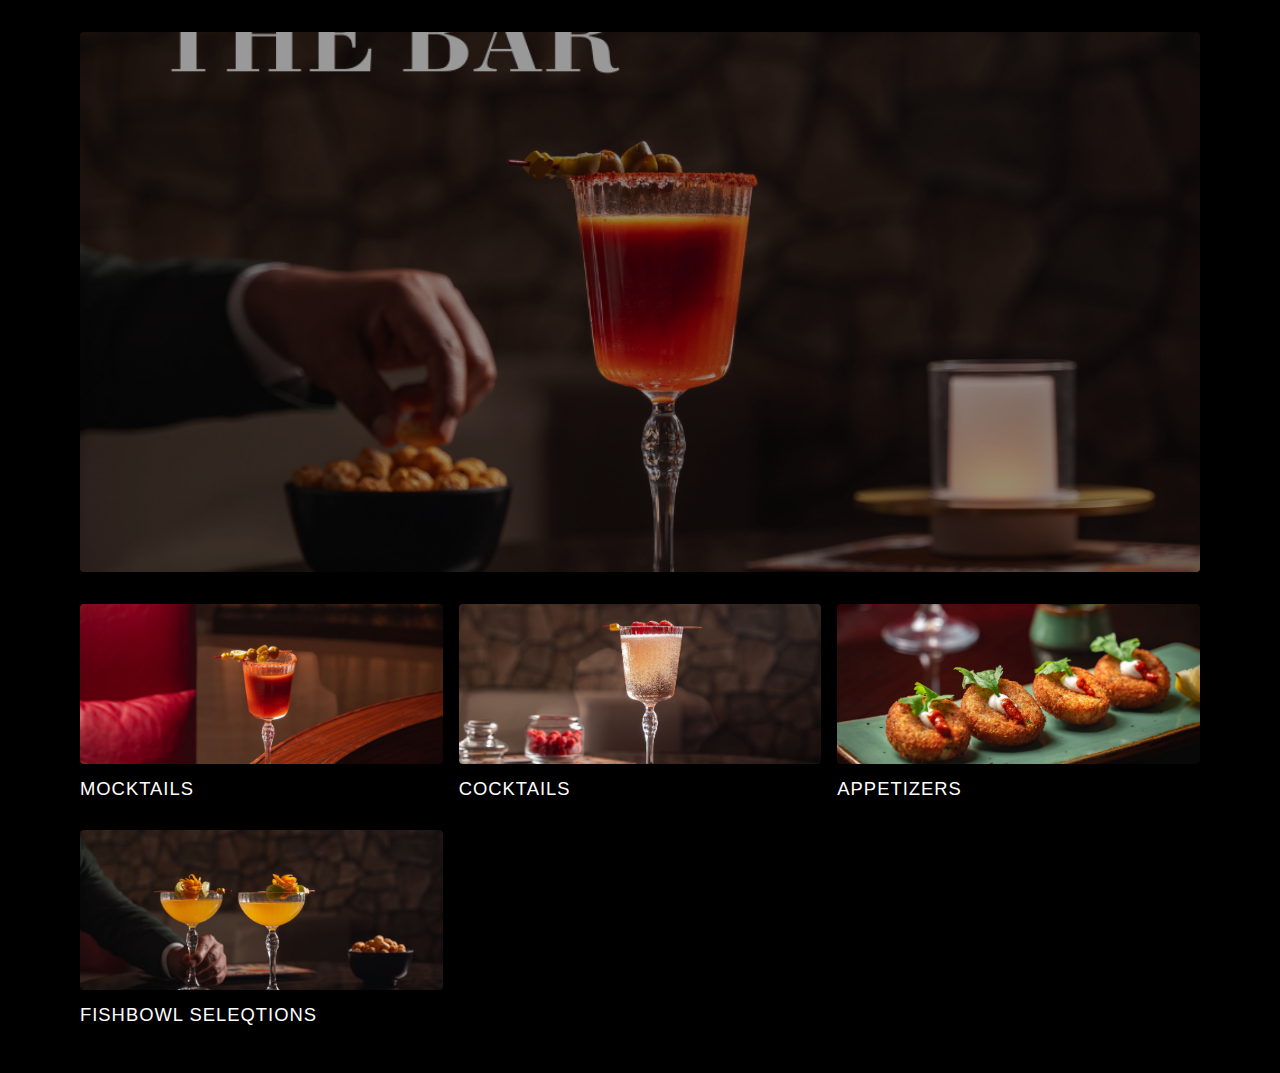
<file: html-css-simply-recipes-main/final/index.html>
<!DOCTYPE html>
<html lang="en">

<head>
  <meta charset="UTF-8" />
  <meta http-equiv="X-UA-Compatible" content="IE=edge" />
  <meta name="viewport" content="width=device-width, initial-scale=1.0" />
  <title>Hyatt Recipes || Final</title>
  <!-- favicon -->
  <link rel="shortcut icon" href="./assets/favicon.ico" type="image/x-icon" />
  <!-- normalize -->
  <link rel="stylesheet" href="./css/normalize.css" />
  <!-- font-awesome -->
  <link rel="stylesheet" href="https://cdnjs.cloudflare.com/ajax/libs/font-awesome/5.14.0/css/all.min.css" />
  <!-- main css -->
  <link rel="stylesheet" href="./css/main.css" />
</head>
<style>
  body {
    background-color: black;
  }

  .hero-text h2 {
    background: #FF0000;
    background: -webkit-linear-gradient(to left, #FF0000 0%, #ffff00 50%, #FF0000 100%);
    background: -moz-linear-gradient(to left, #FF0000 0%, #ffff00 50%, #FF0000 100%);
    background: linear-gradient(to left, #FF0000 0%, #ffff00 50%, #FF0000 100%);
    -webkit-background-clip: text;
    -webkit-text-fill-color: transparent;
  }
</style>

<body>
  <!-- nav  -->
  <!-- <nav class="navbar">
    <div class="nav-center">
      <div class="nav-header">
        <a href="index.html" class="nav-logo">
          <img src="./assets/logo.svg" alt="Hyatt recipes" />
        </a>
        <button class="nav-btn btn">
          <i class="fas fa-align-justify"></i>
        </button>
      </div>
      <div class="nav-links">
        <a href="index.html" class="nav-link"> home </a>
         <a href="about.html" class="nav-link"> about </a> -->
  <!-- <a href="tags.html" class="nav-link"> Categories </a> -->
  <!-- <a href="carousel.html" class="nav-link"> recipes </a> -->

  <!-- <div class="nav-link contact-link">
          <a href="contact.html" class="btn"> contact </a>
        </div> -->
  </div>
  </div>
  </nav>
  <!-- end of nav -->
  <!-- main -->
  <main class="page">
    <!-- header -->
    <header class="hero">
      <div class="hero-container">
        <!-- <div class="hero-text">
          <h2 style="color:rgb(242, 255, 120)"> Fishbowl Bar & Lounge</h1>

        </div> -->
      </div>
    </header>
    <!-- end of header -->
    <section class="recipes-container">
      <!-- tag container -->
      <!-- <div class="tags-container">
        <h4>recipes</h4>
        <div class="tags-list">
          <a href="tag-template.html">Beef (1)</a>
          <a href="tag-template.html">Breakfast (2)</a>
          <a href="tag-template.html">Carrots (3)</a>
          <a href="tag-template.html">Food (4)</a>
        </div>
      </div> -->
      <!-- end of tag container -->
      <!-- recipes list -->
      <div class="recipes-list">
        <!-- single recipe -->
        <a href="./tag-mocktail.html" class="recipe">
          <img src="./assets/recipes/mocktail2.jpg" class="img recipe-img" alt="" />
          <h5>MOCKTAILS</h5>
        </a>
        <!-- end of single recipe -->
        <!-- single recipe -->
        <a href="./carousel.html" class="recipe">
          <img src="./assets/recipes/cocktail5.jpg" class="img recipe-img" alt="" />
          <h5>COCKTAILS</h5>
        </a>
        <!-- end of single recipe -->
        <!-- single recipe -->
        <a href="appitizer.html" class="recipe">
          <img src="./assets/recipes/ap4.jpg" class="img recipe-img" alt="" />
          <h5>APPETIZERS</h5>

        </a>
        <a href="drinks.html" class="recipe">
          <img src="./assets/recipes/cocktail3.jpg" class="img recipe-img" alt="" />
          <h5>FISHBOWL SELEQTIONS</h5>

        </a>
        <!-- end of single recipe -->
        <!-- single recipe -->
        <!-- <a href="single-recipe.html" class="recipe">
          <img src="./assets/recipes/recipe-4.jpeg" class="img recipe-img" alt="" />
          <h5>Banana Pancakes</h5>
          <p>Prep : 15min | Cook : 5min</p>
        </a> -->
        <!-- end of single recipe -->
      </div>
      <!-- end of recipes list -->
    </section>
  </main>
  <!-- end of main -->
  <!-- footer -->
  <!-- <footer class="page-footer">
    <p>
      &copy; <span id="date"></span>
      <span class="footer-logo">HYAATT PUNE</span>

    </p>
  </footer> -->
  <script src="./js/app.js"></script>
</body>

</html>
</file>
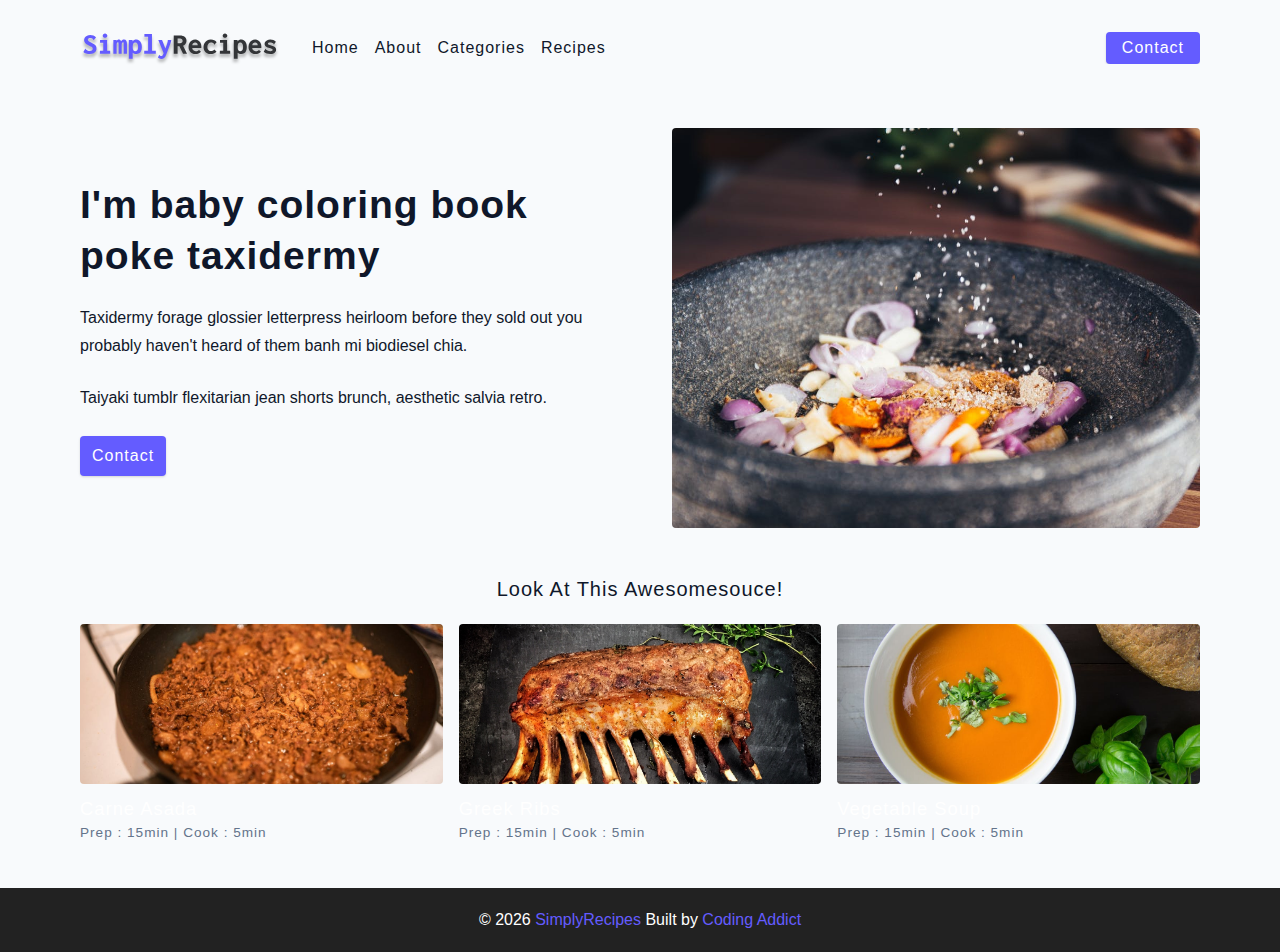
<file: html-css-simply-recipes-main/final/about.html>
<!DOCTYPE html>
<html lang="en">

<head>
  <meta charset="UTF-8" />
  <meta http-equiv="X-UA-Compatible" content="IE=edge" />
  <meta name="viewport" content="width=device-width, initial-scale=1.0" />
  <title>About || Final</title>
  <!-- favicon -->
  <link rel="shortcut icon" href="./assets/favicon.ico" type="image/x-icon" />
  <!-- normalize -->
  <link rel="stylesheet" href="./css/normalize.css" />
  <!-- font-awesome -->
  <link rel="stylesheet" href="https://cdnjs.cloudflare.com/ajax/libs/font-awesome/5.14.0/css/all.min.css" />
  <!-- main css -->
  <link rel="stylesheet" href="./css/main.css" />
</head>

<body>
  <!-- nav  -->
  <nav class="navbar">
    <div class="nav-center">
      <div class="nav-header">
        <a href="index.html" class="nav-logo">
          <img src="./assets/logo.svg" alt="simply recipes" />
        </a>
        <button class="nav-btn btn">
          <i class="fas fa-align-justify"></i>
        </button>
      </div>
      <div class="nav-links">
        <a href="index.html" class="nav-link"> home </a>
        <a href="about.html" class="nav-link"> about </a>
        <a href="tags.html" class="nav-link"> Categories </a>
        <a href="recipes.html" class="nav-link"> recipes </a>

        <div class="nav-link contact-link">
          <a href="contact.html" class="btn"> contact </a>
        </div>
      </div>
    </div>
  </nav>
  <!-- end of nav -->
  <main class="page">
    <section class="about-page">
      <article>
        <h2>I'm baby coloring book poke taxidermy</h2>
        <p>
          Taxidermy forage glossier letterpress heirloom before they sold out
          you probably haven't heard of them banh mi biodiesel chia.
        </p>
        <p>
          Taiyaki tumblr flexitarian jean shorts brunch, aesthetic salvia
          retro.
        </p>
        <a href="contact.html" class="btn"> contact </a>
      </article>
      <!-- needs fixes -->
      <img src="./assets/about.jpeg" alt="Person Pouring Salt in Bowl" class="img about-img" />
    </section>
    <section class="featured-recipes">
      <h5 class="featured-title">Look At This Awesomesouce!</h5>
      <div class="recipes-list">
        <!-- single recipe -->
        <a href="single-recipe.html" class="recipe">
          <img src="./assets/recipes/recipe-1.jpeg" class="img recipe-img" alt="" />
          <h5>Carne Asada</h5>
          <p>Prep : 15min | Cook : 5min</p>
        </a>
        <!-- end of single recipe -->
        <!-- single recipe -->
        <a href="single-recipe.html" class="recipe">
          <img src="./assets/recipes/recipe-2.jpeg" class="img recipe-img" alt="" />
          <h5>Greek Ribs</h5>
          <p>Prep : 15min | Cook : 5min</p>
        </a>
        <!-- end of single recipe -->
        <!-- single recipe -->
        <a href="single-recipe.html" class="recipe">
          <img src="./assets/recipes/recipe-3.jpeg" class="img recipe-img" alt="" />
          <h5>Vegetable Soup</h5>
          <p>Prep : 15min | Cook : 5min</p>
        </a>
        <!-- end of single recipe -->
      </div>
    </section>
  </main>
  <!-- footer -->
  <footer class="page-footer">
    <p>
      &copy; <span id="date"></span>
      <span class="footer-logo">SimplyRecipes</span> Built by
      <a href="https://www.johnsmilga.com/">Coding Addict</a>
    </p>
  </footer>
  <script src="./js/app.js"></script>
</body>

</html>
</file>
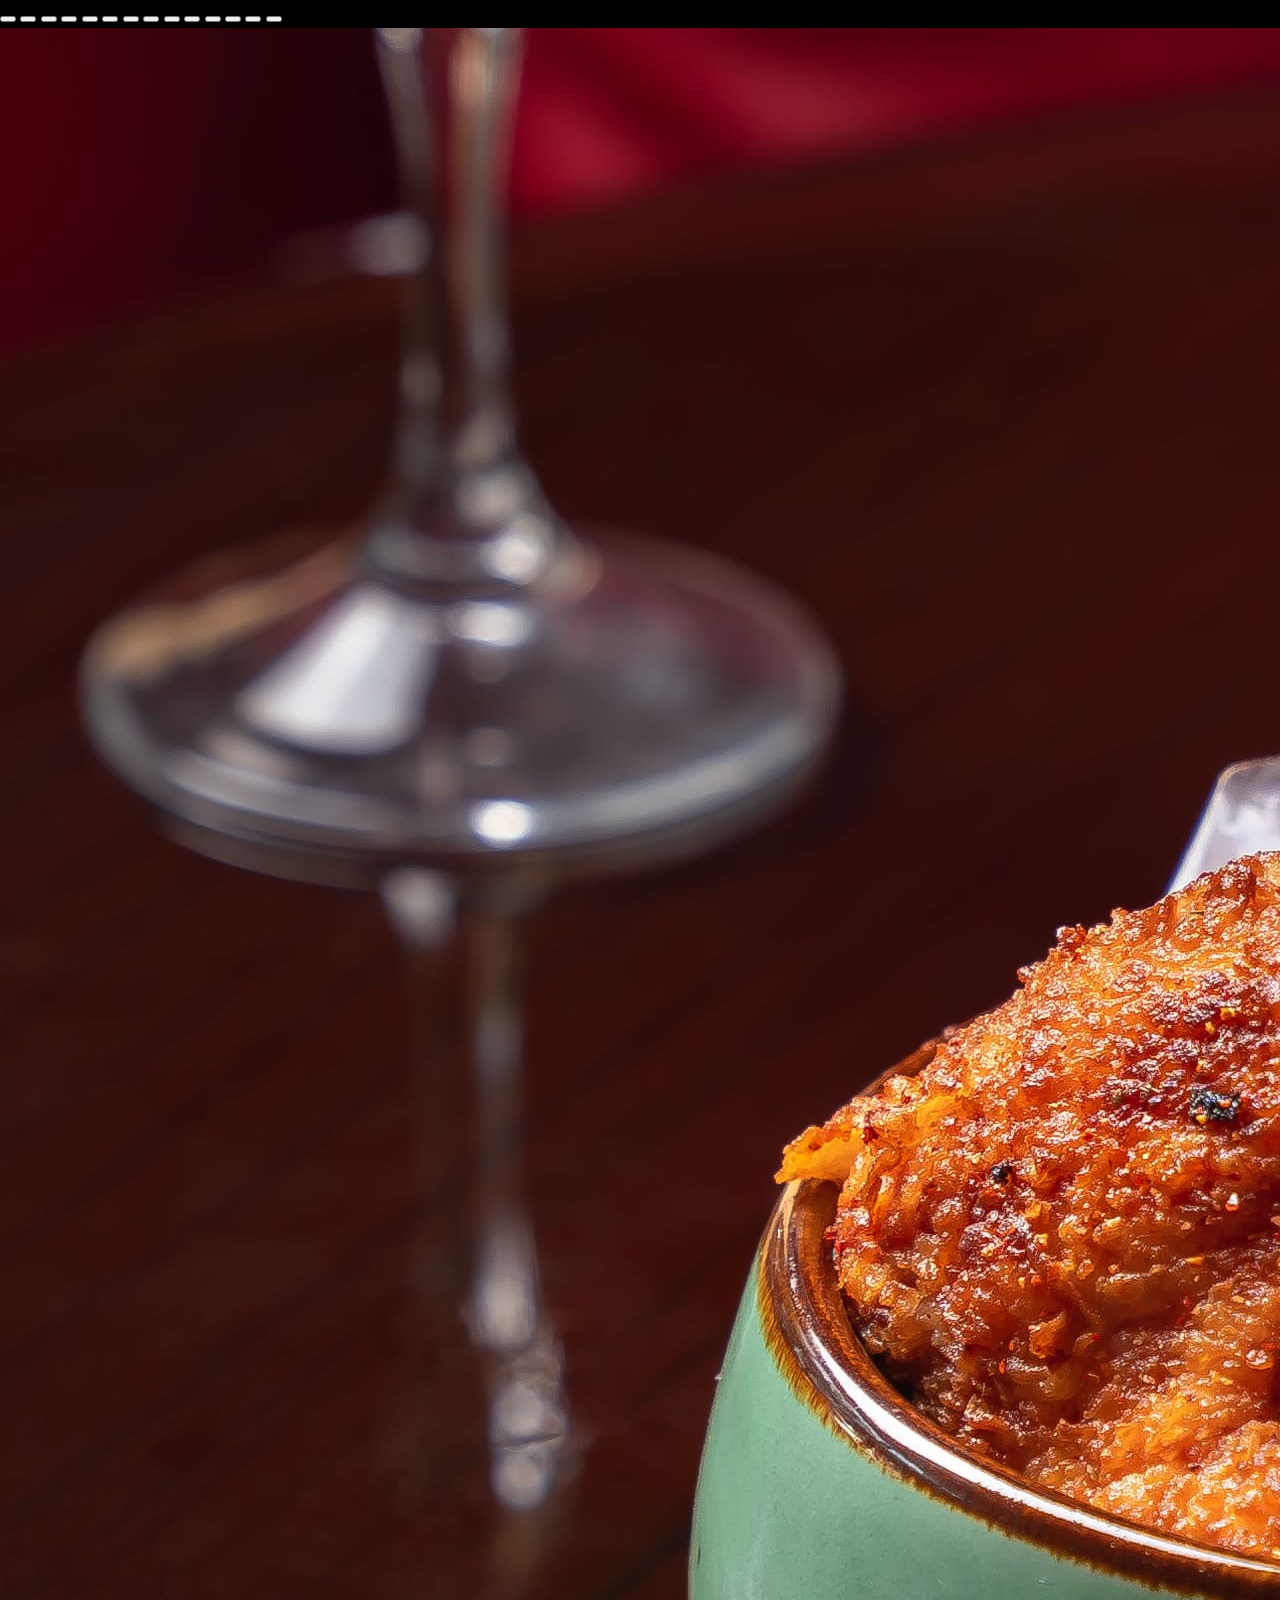
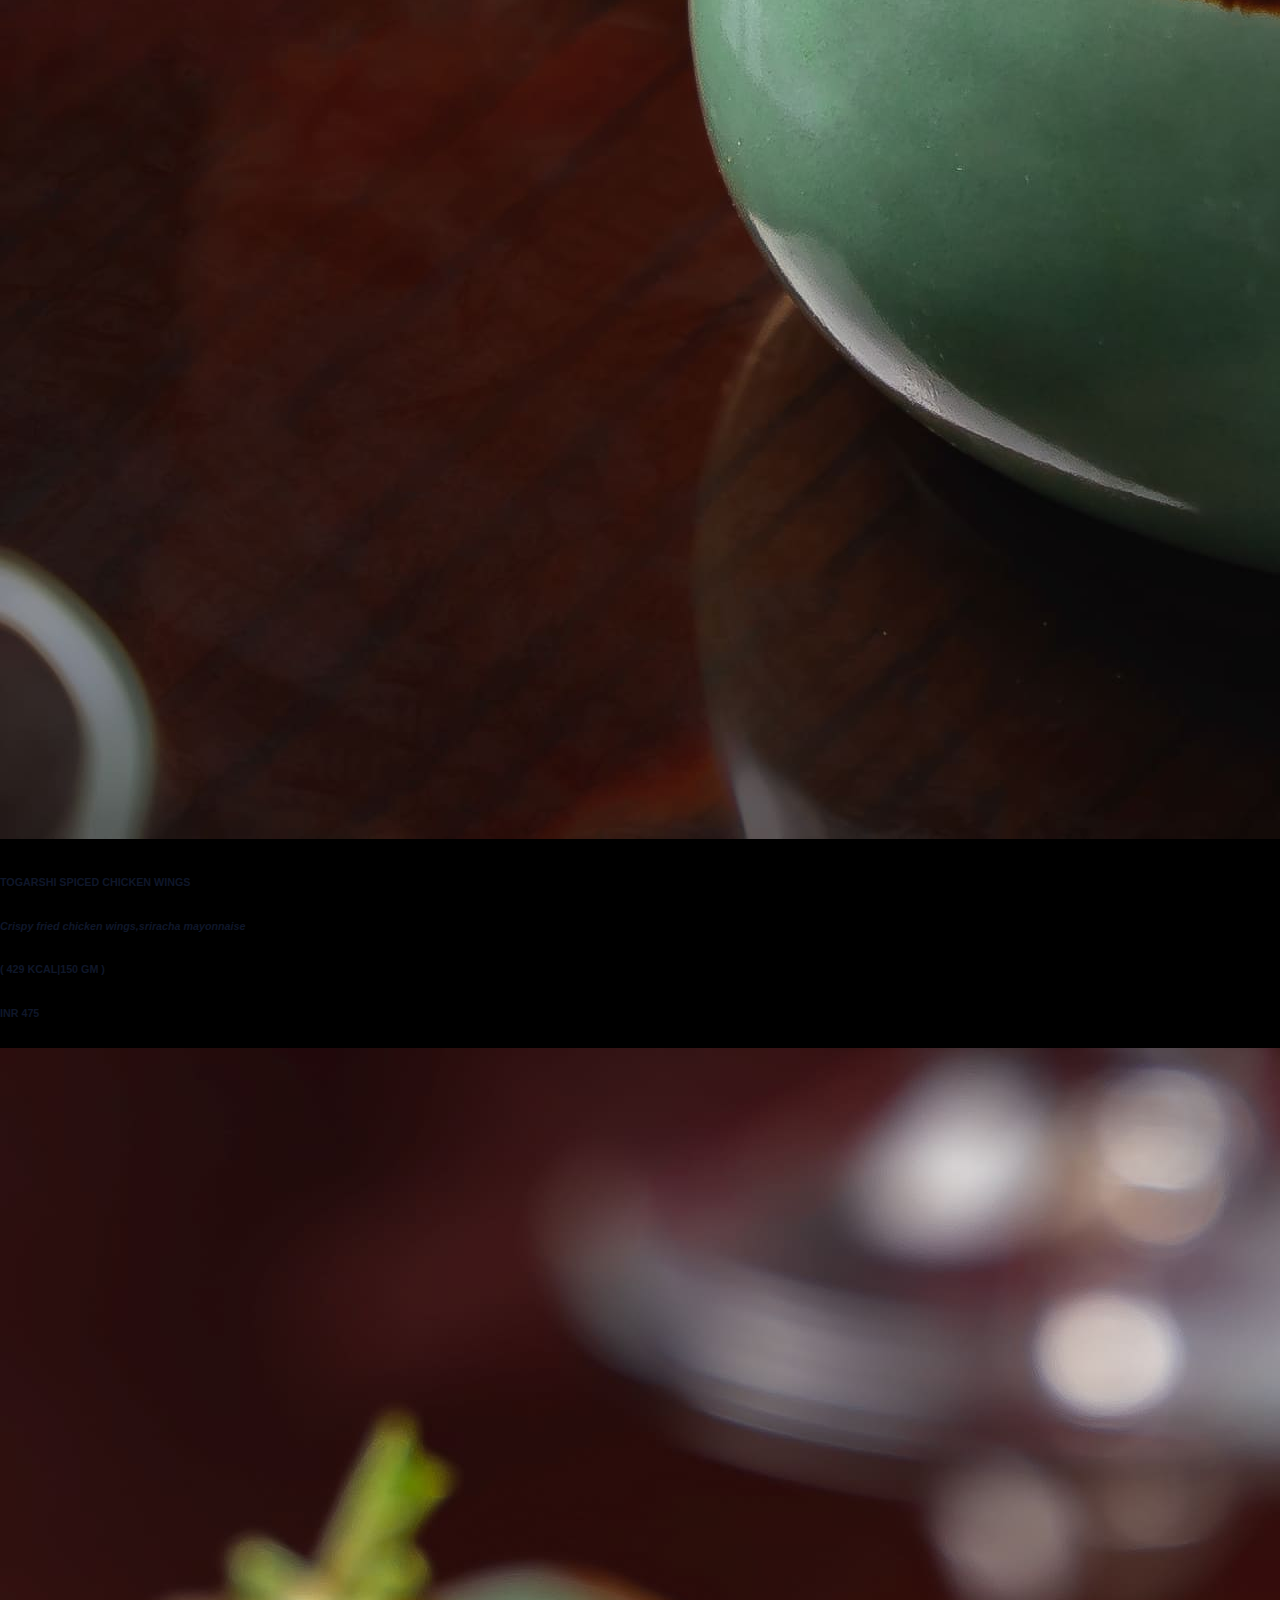
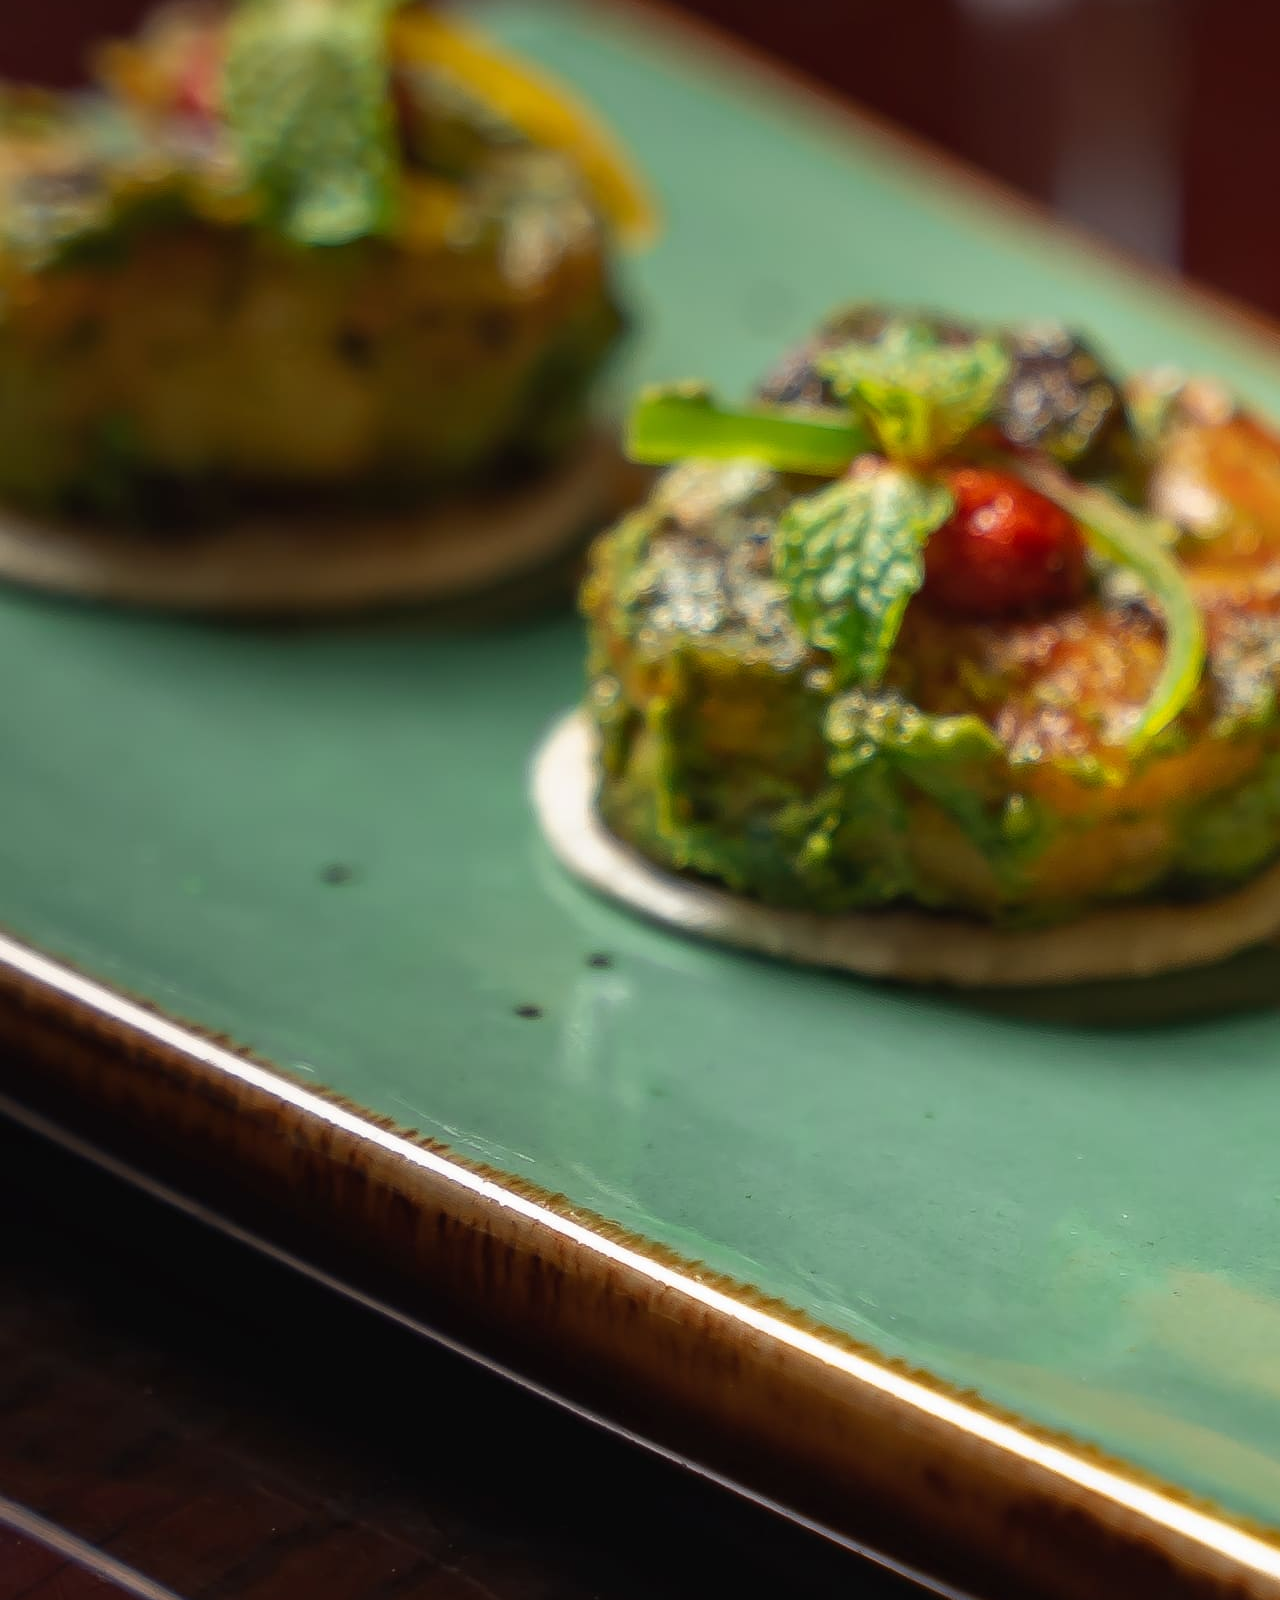
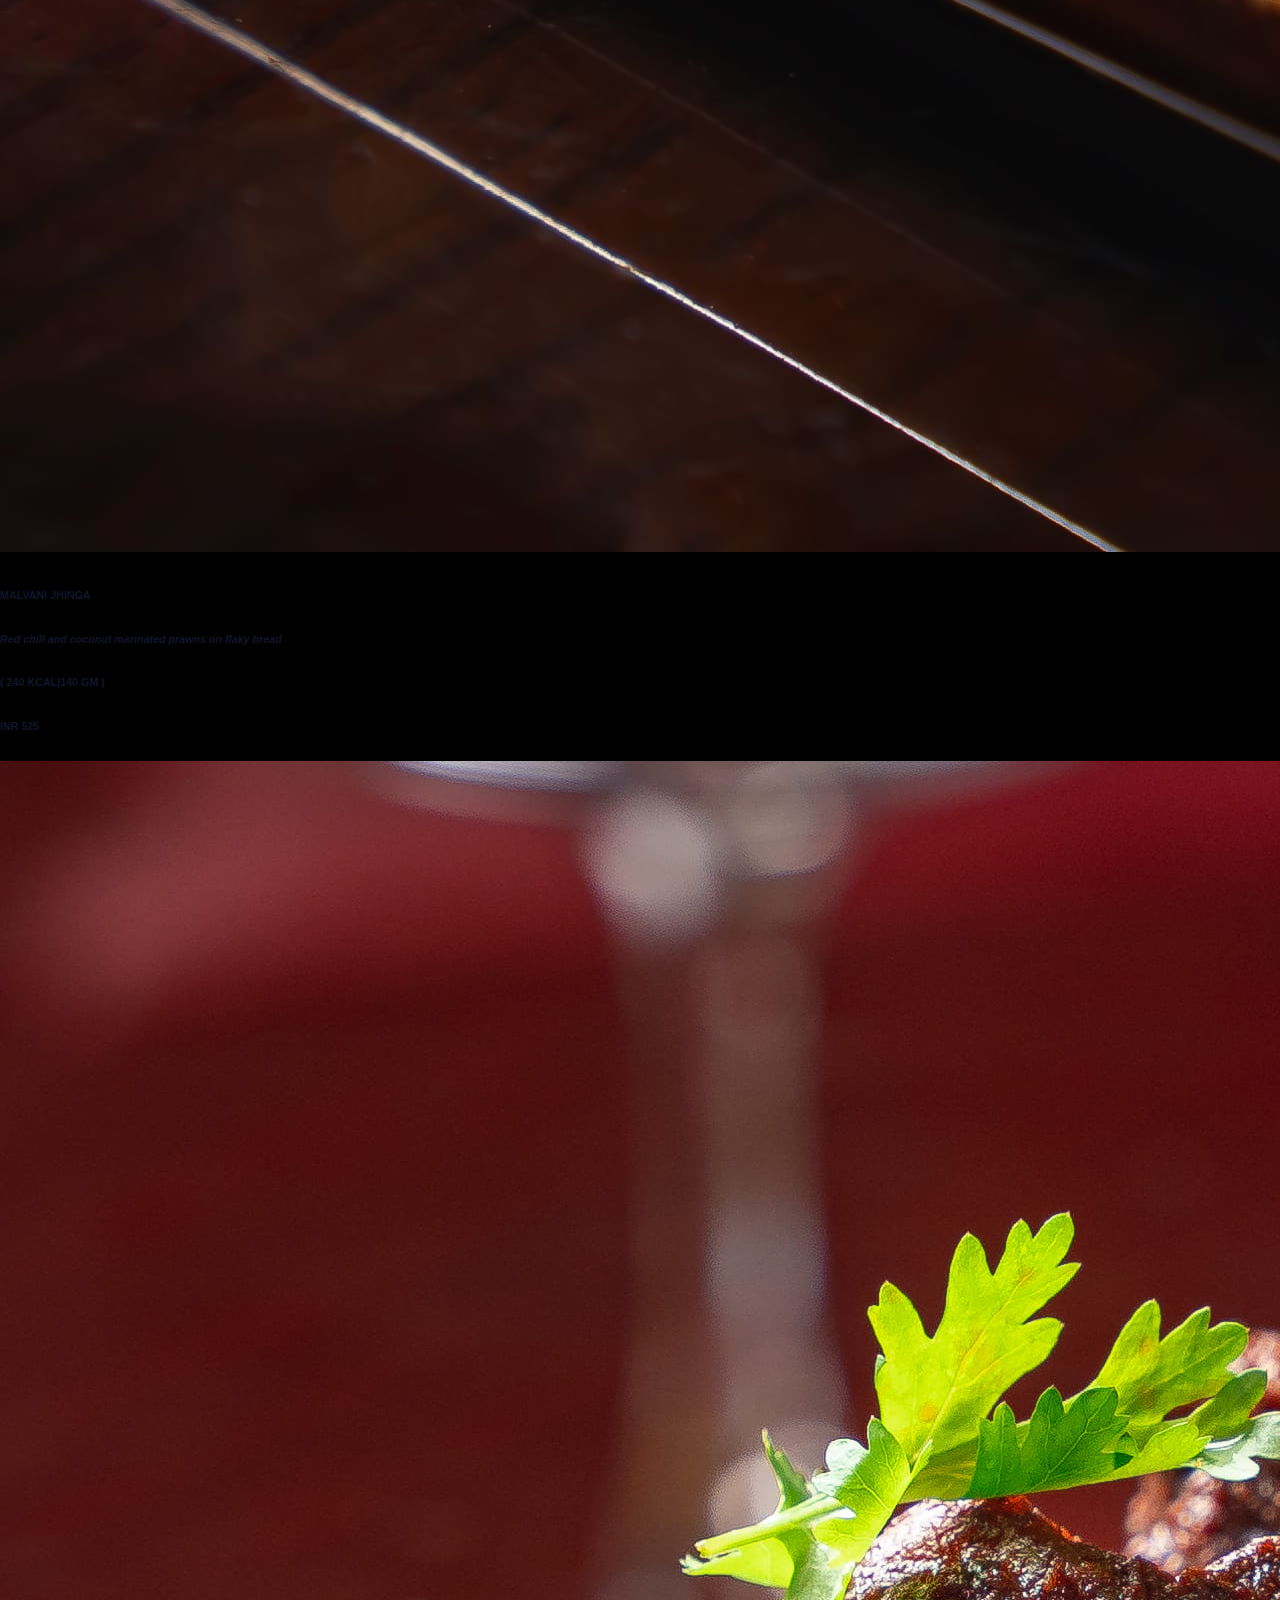
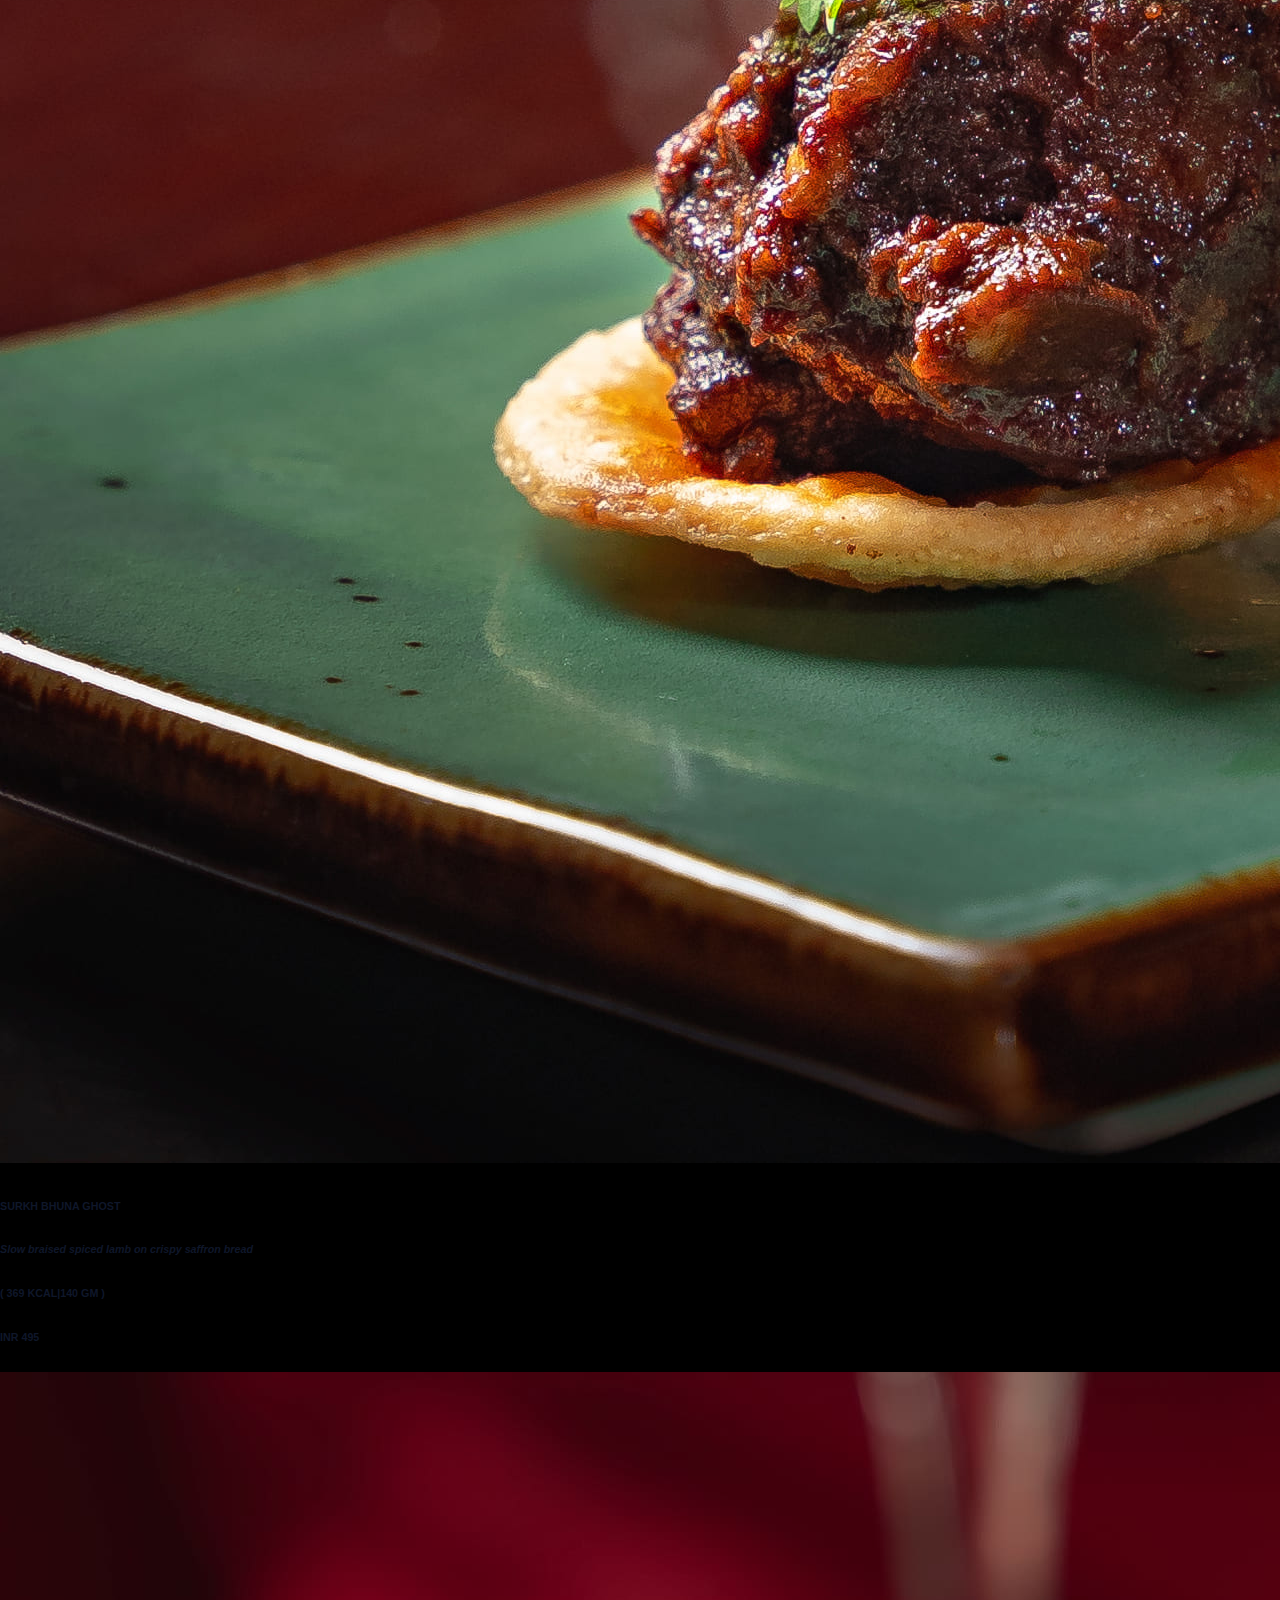
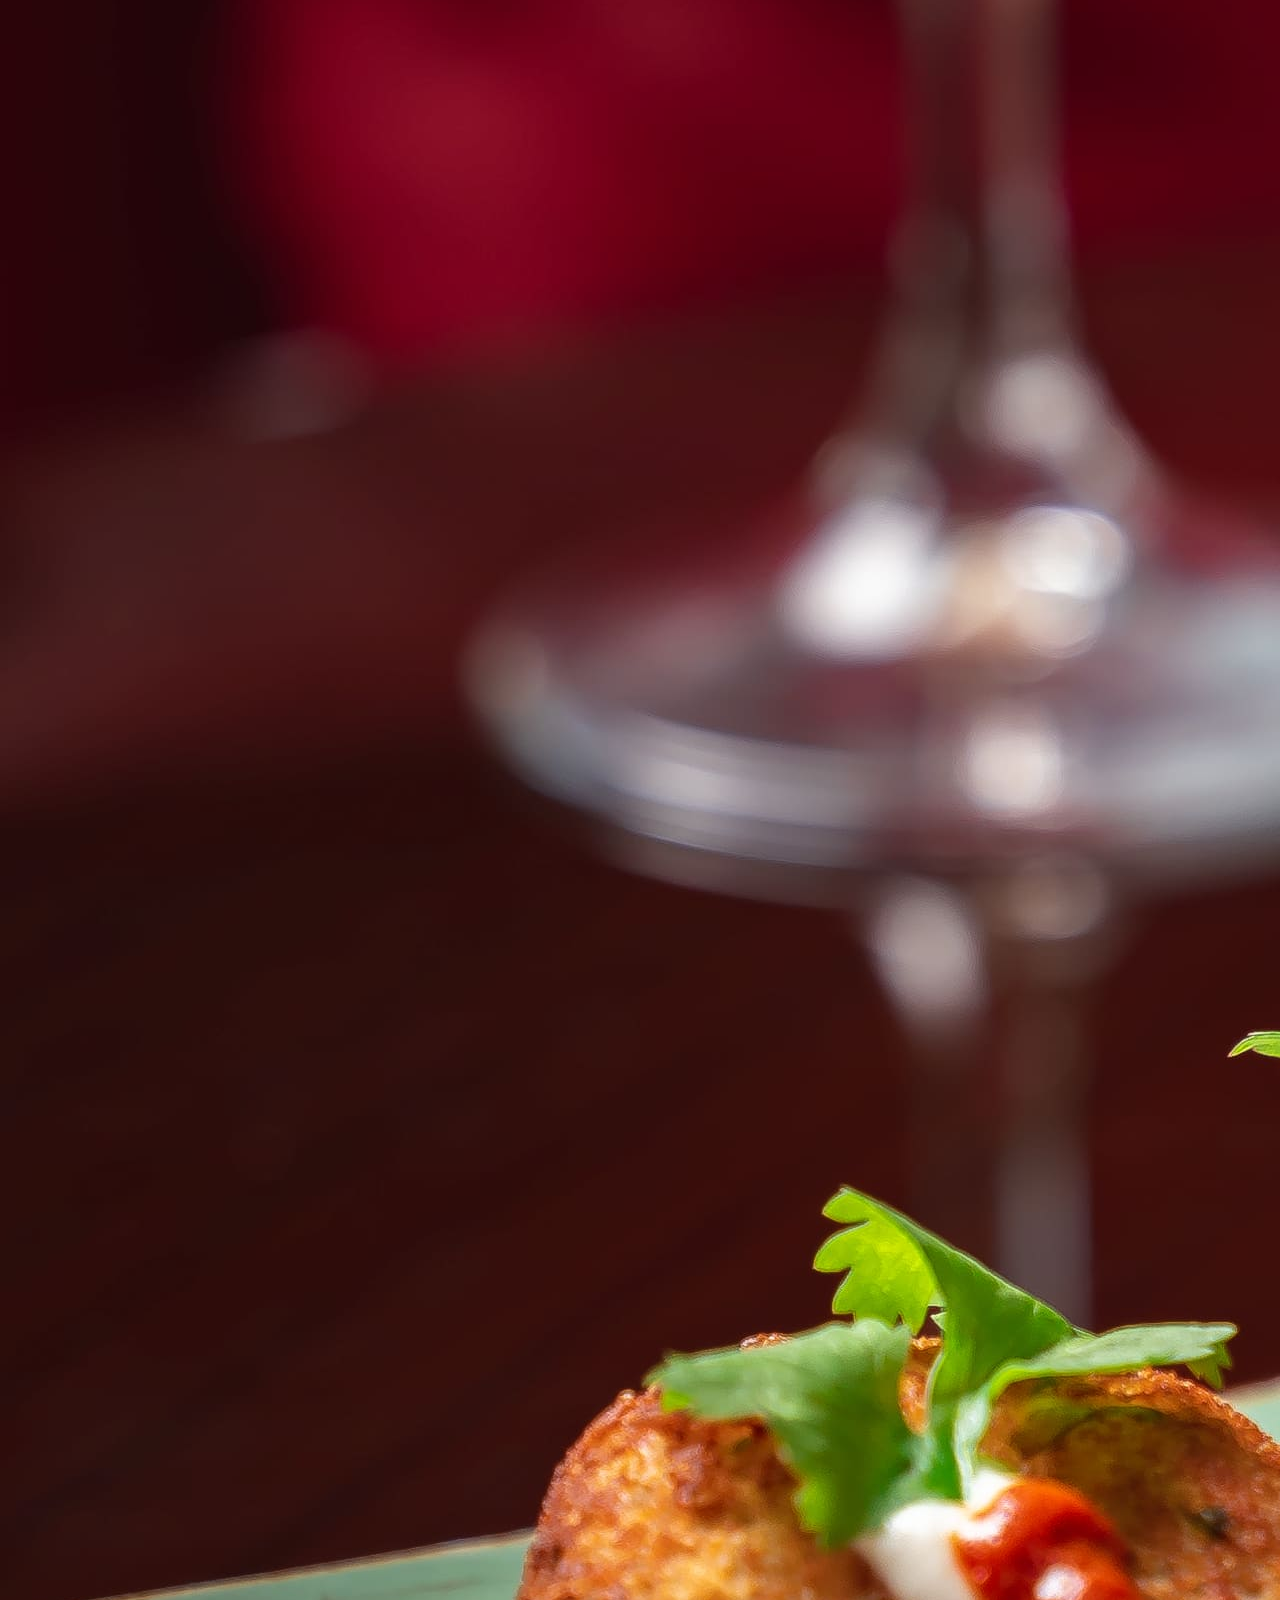
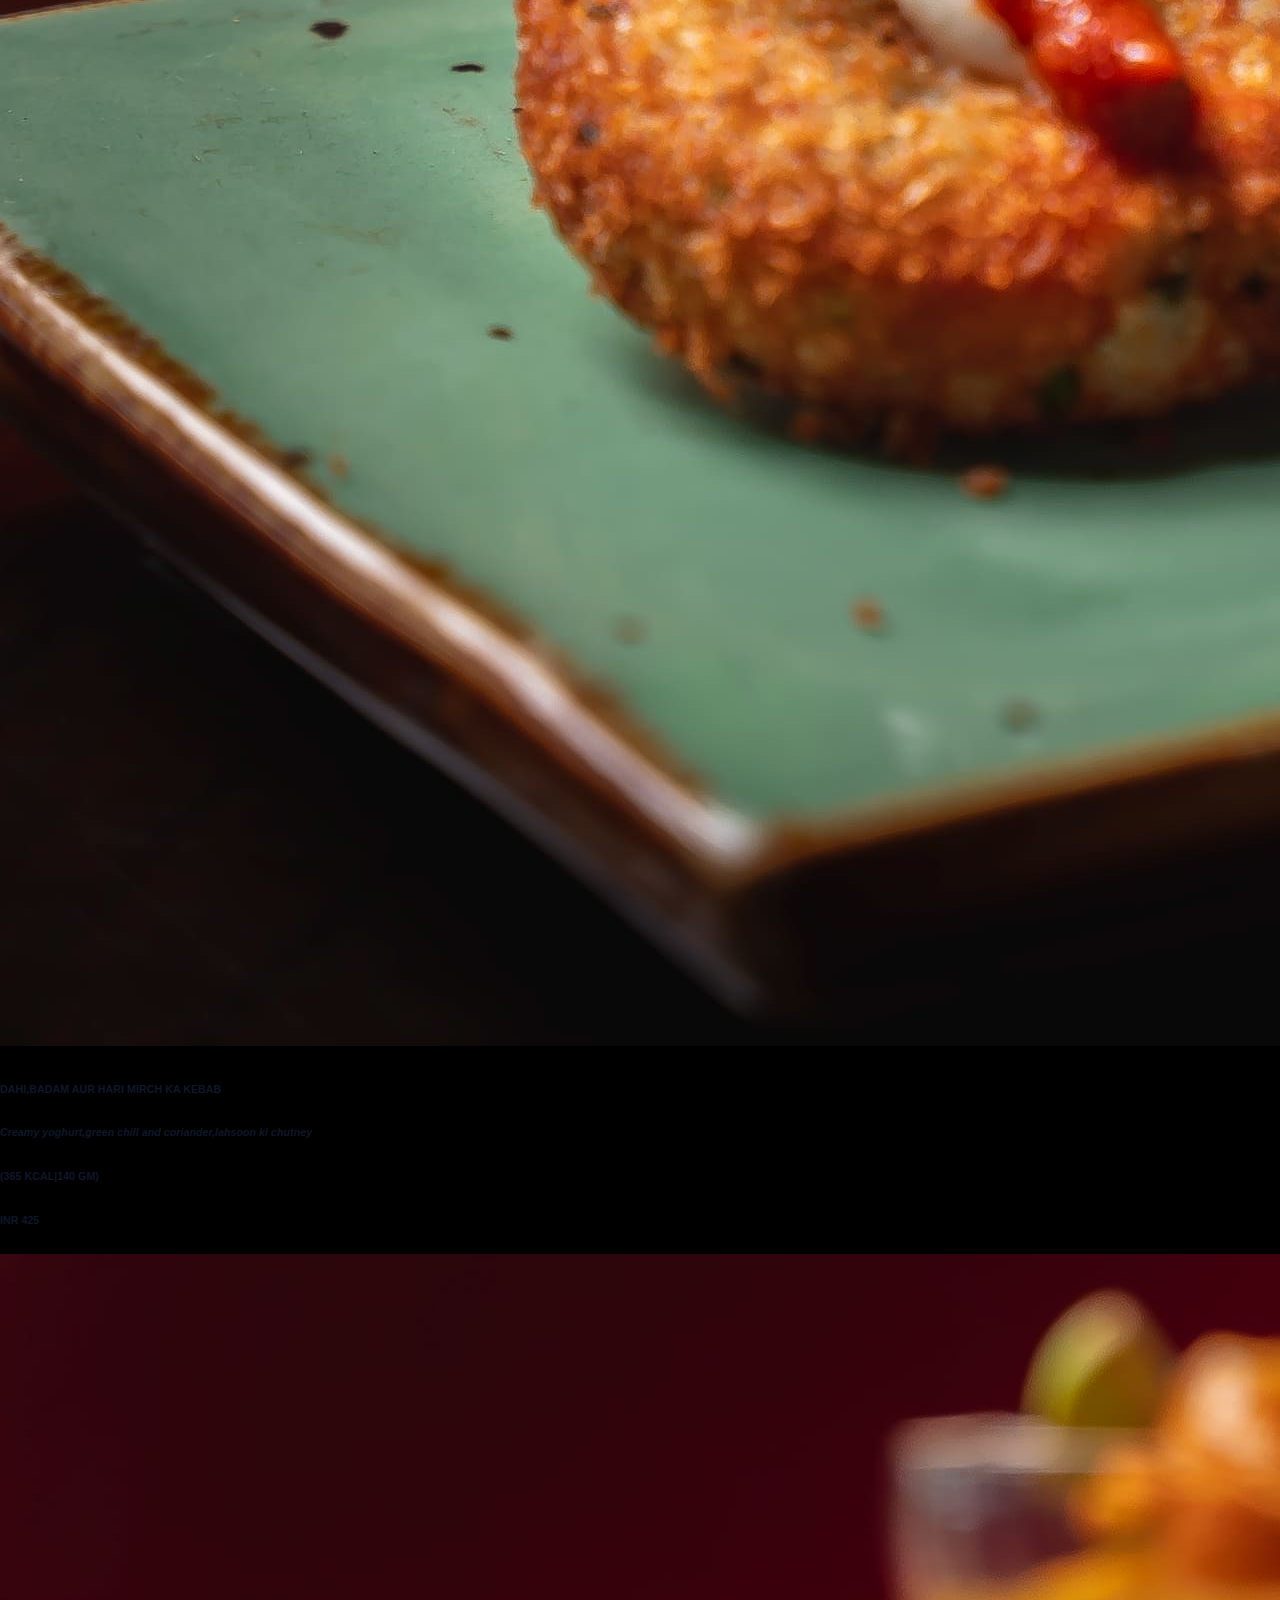
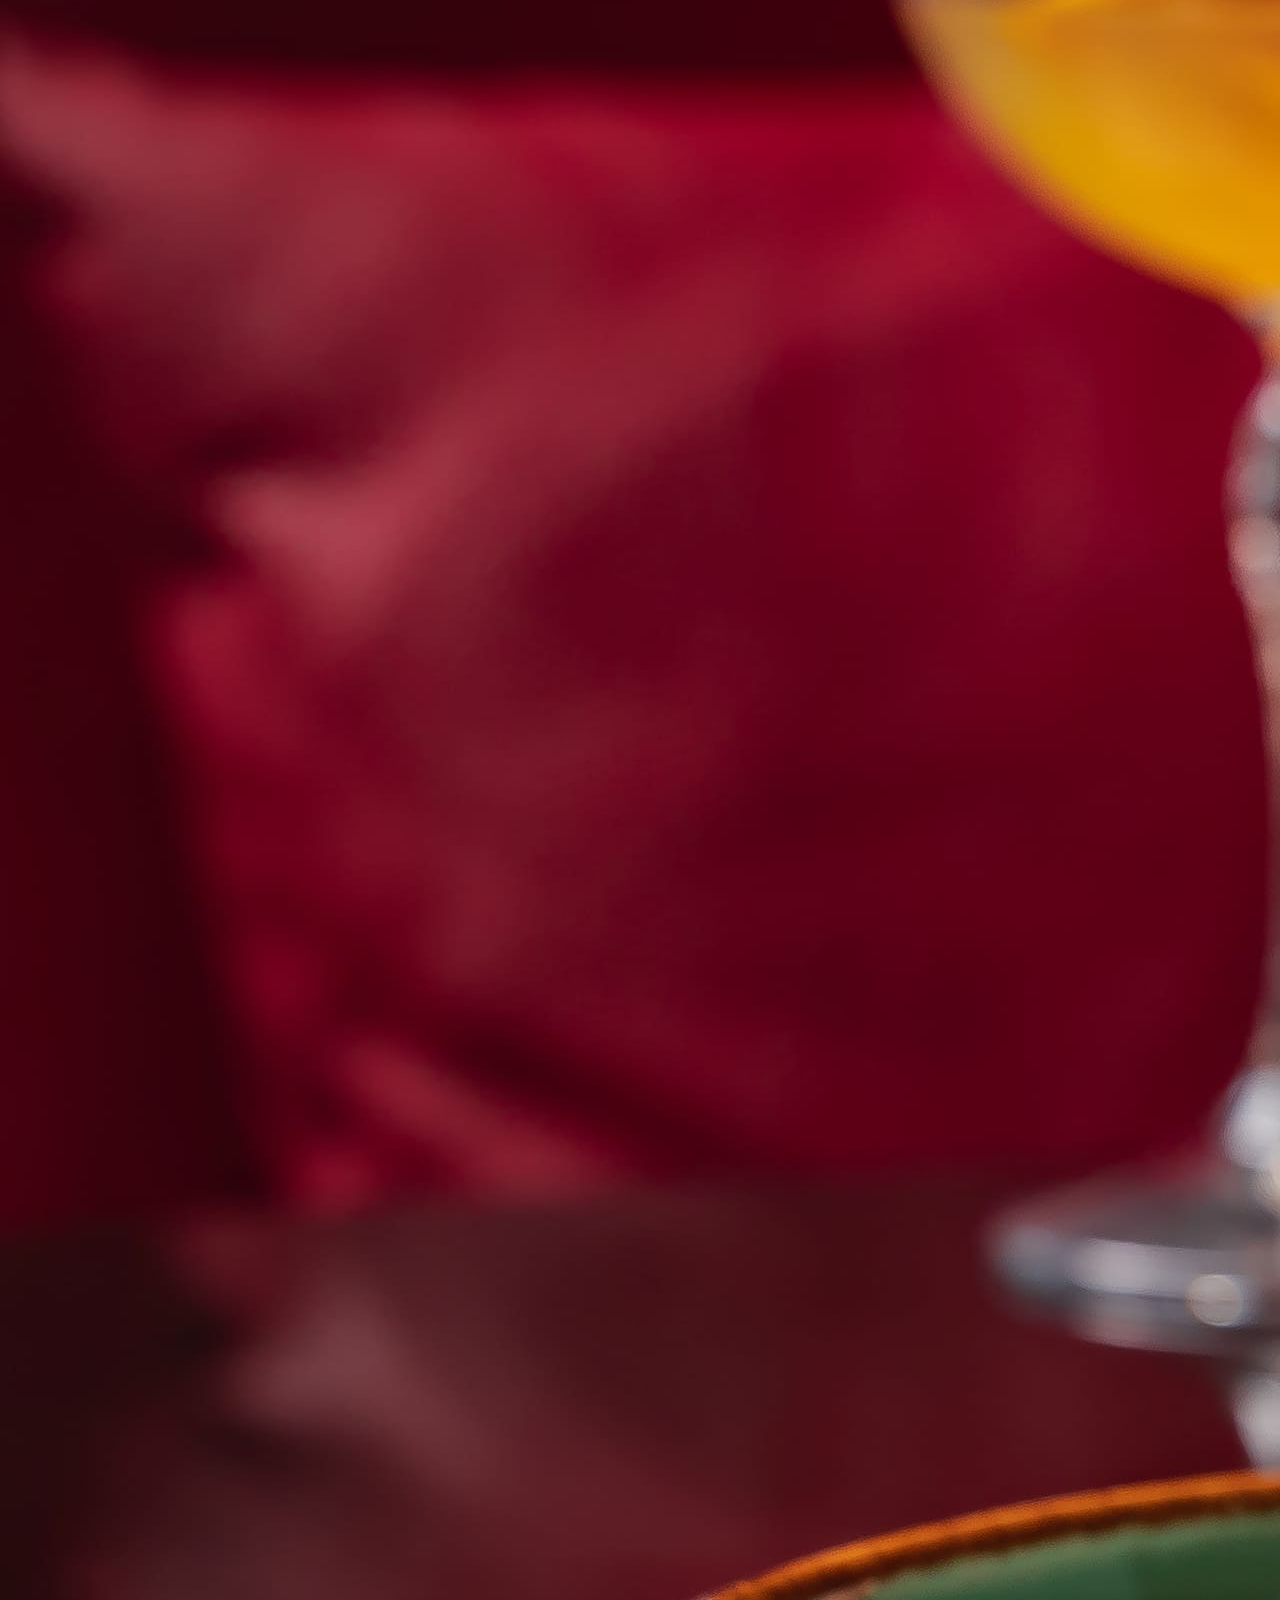
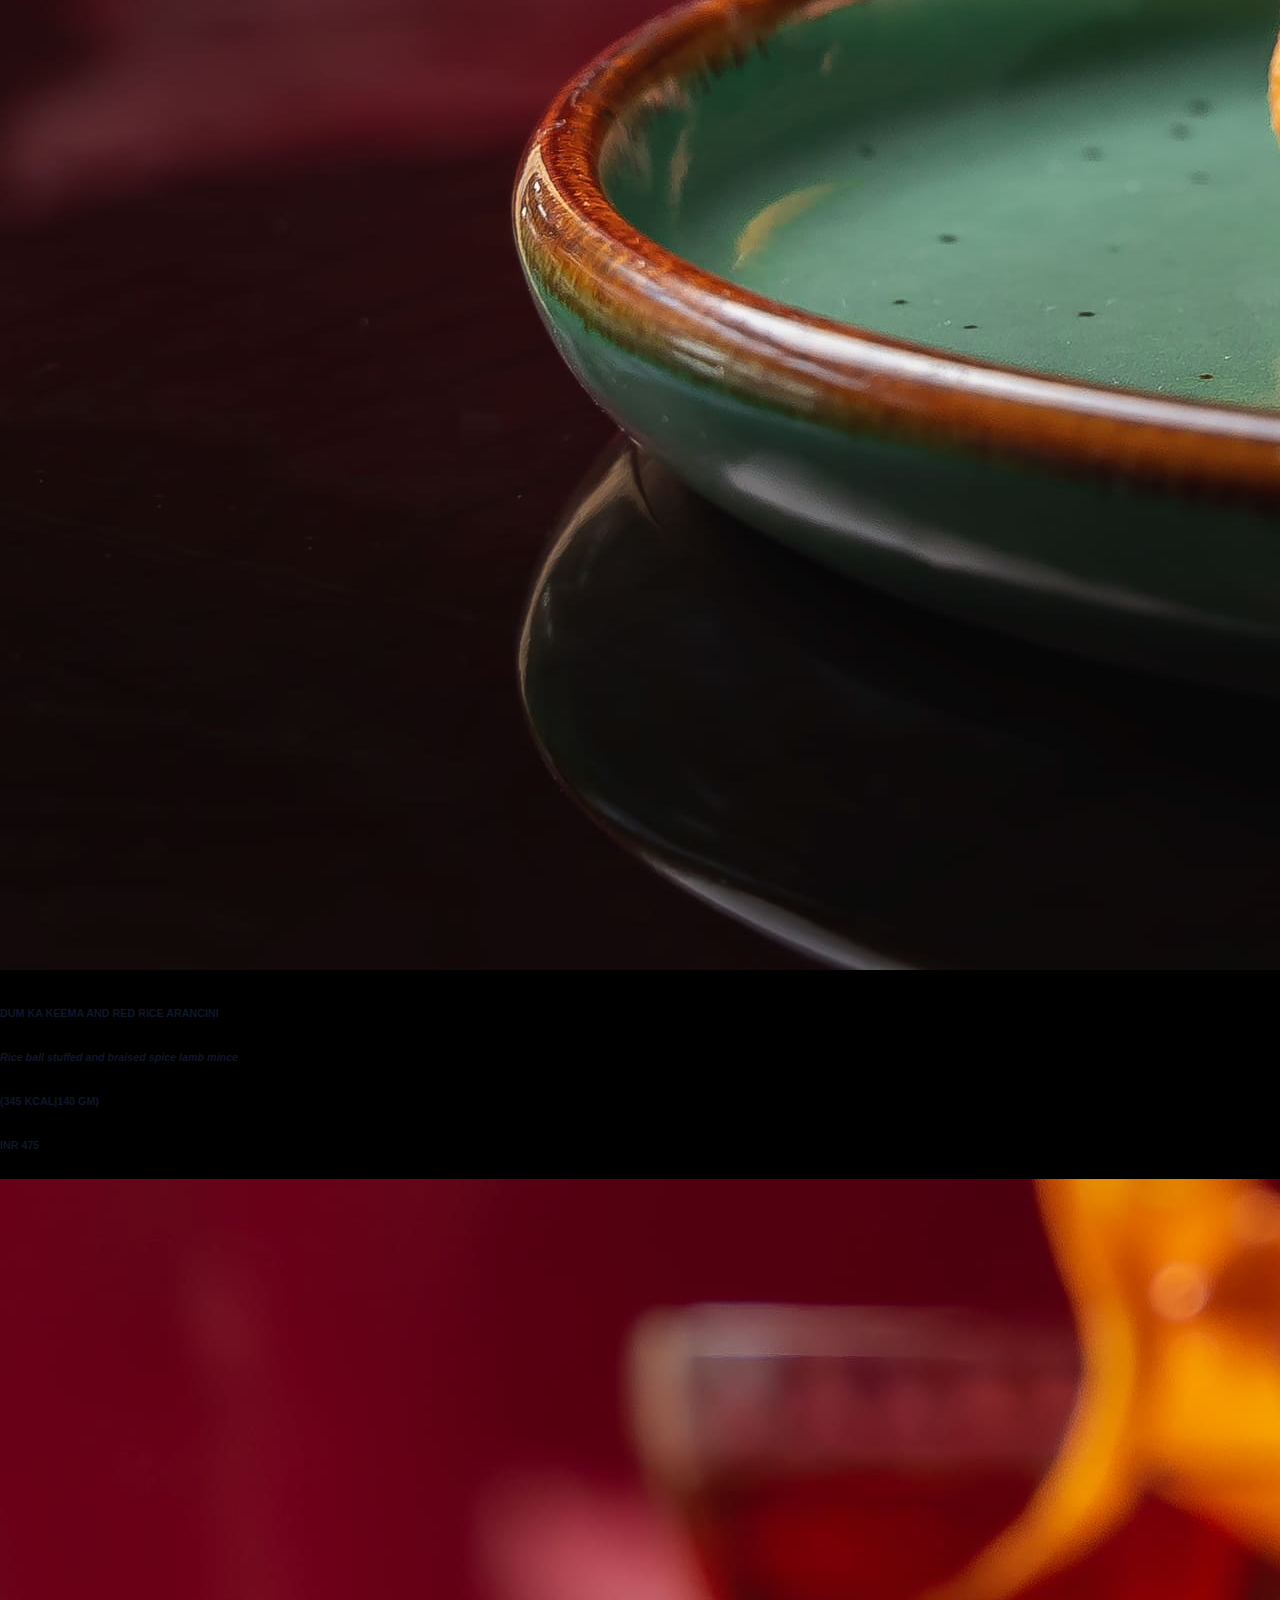
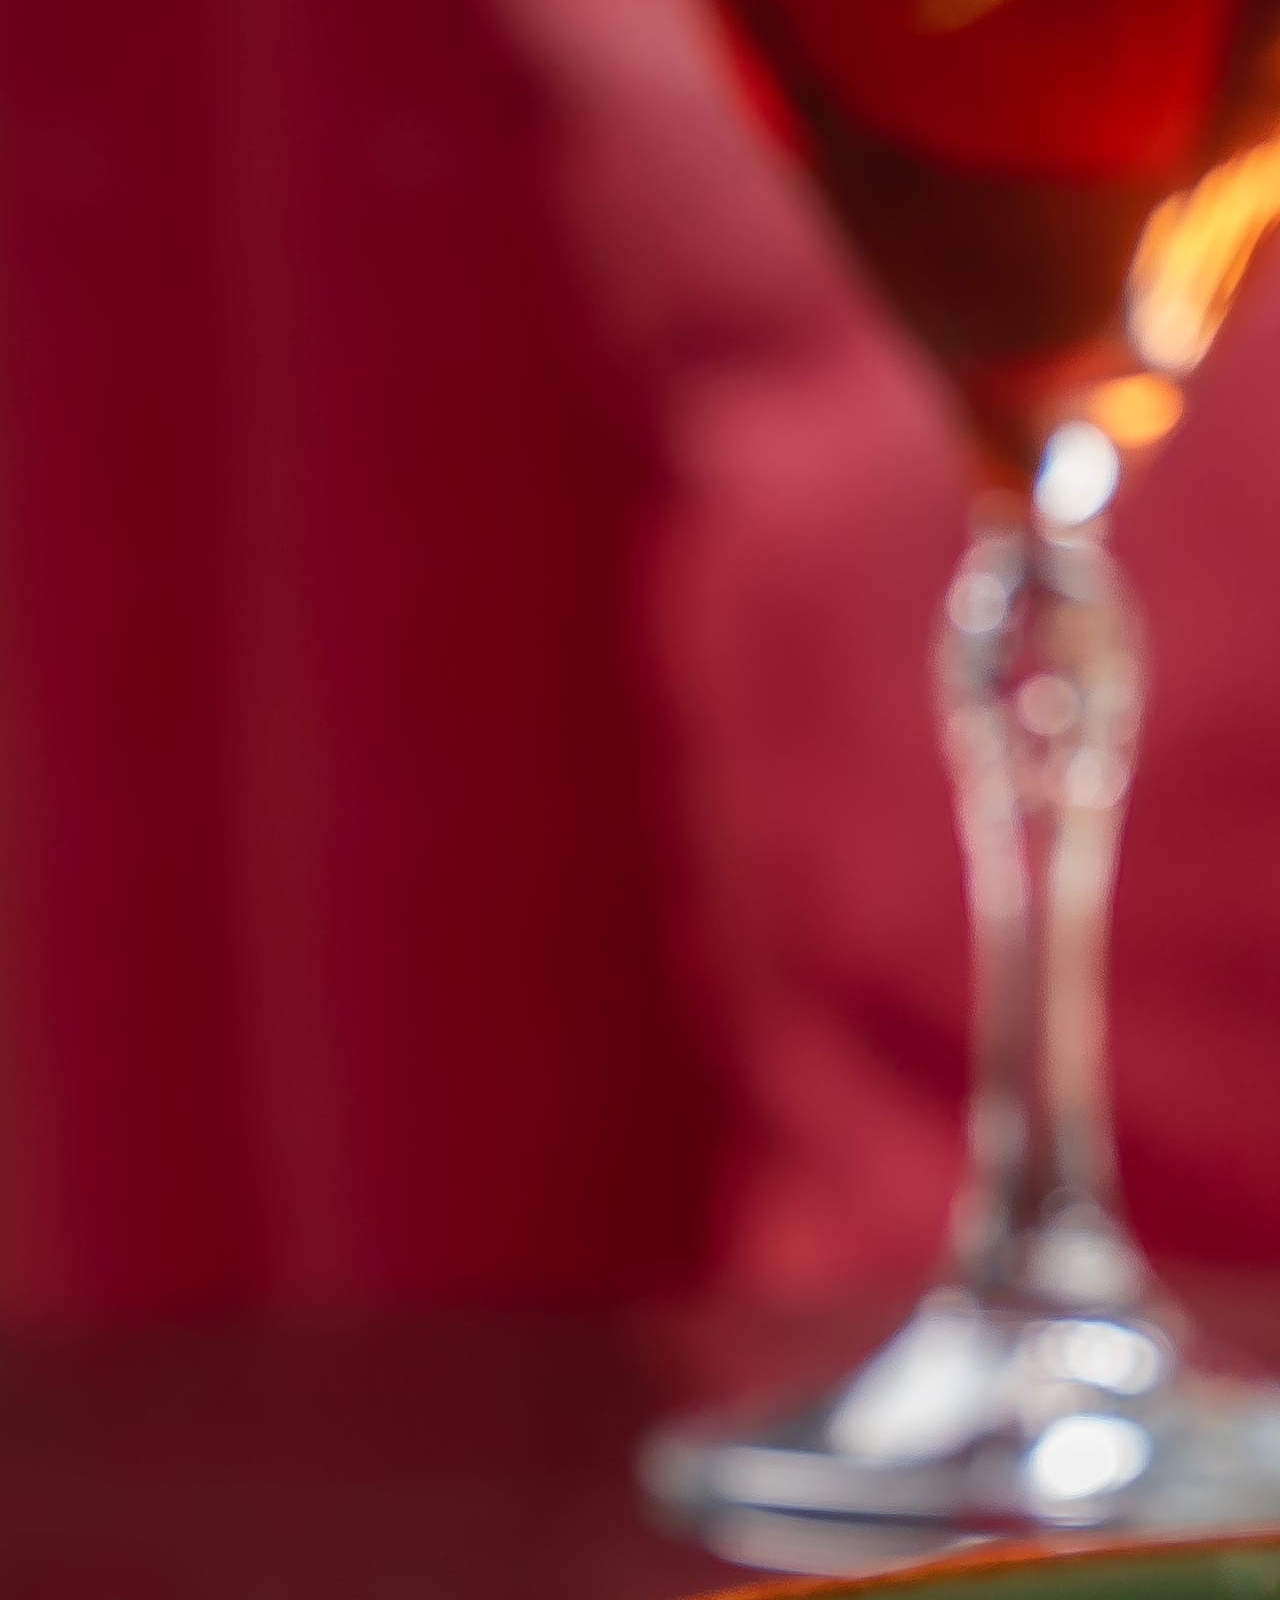
<file: html-css-simply-recipes-main/final/appitizer.html>
<!doctype html>
<html lang="en">

<head>
    <meta charset="utf-8">
    <meta name="viewport" content="width=device-width, initial-scale=1">
    <title>Bootstrap demo</title>
    <link href="https://cdn.jsdelivr.net/npm/bootstrap@5.3.0/dist/css/bootstrap.min.css" rel="stylesheet"
        integrity="sha384-9ndCyUaIbzAi2FUVXJi0CjmCapSmO7SnpJef0486qhLnuZ2cdeRhO02iuK6FUUVM" crossorigin="anonymous">
    <link rel="shortcut icon" href="./assets/favicon.ico" type="image/x-icon" />
    <!-- normalize -->
    <link rel="stylesheet" href="./css/normalize.css" />
    <!-- font-awesome -->
    <link rel="stylesheet" href="https://cdnjs.cloudflare.com/ajax/libs/font-awesome/5.14.0/css/all.min.css" />
    <!-- main css -->
    <link rel="stylesheet" href="./css/main.css" />

</head>
<style>
    body {
        background-color: black;
    }


    /* #carouselExampleCaptions {
        height: 100vh;
        width: 100%;

    }


    #carouselExampleCaptions img {
        height: 100vh;
        width: 100%;




    } */

    /* .first {
        height: 10vh;

    } */

    h4 {
        color: rgb(255, 255, 255);
        /* font-weight: bolder; */
        /* font-weight: bold; */
    }

    .des {
        font-style: italic;
    }



    /* .full-screen {
        background-size: cover;
        background-position: center;
        background-repeat: no-repeat;
    } */
</style>

<body>
    <!-- <nav class="navbar">
        <div class="nav-center">
            <div class="nav-header">
                <a href="index.html" class="nav-logo">
                    <img src="./assets/logo.svg" alt="simply recipes" /> -->
    </a>
    <!-- <button class="nav-btn btn">
                    <i class="fas fa-align-justify"></i>
                </button> -->
    </div>
    <!-- <div class="nav-links">
                <a href="index.html" class="nav-link"> home </a> -->
    <!-- <a href="about.html" class="nav-link"> about </a>
                <a href="tags.html" class="nav-link"> Categories </a>
                <a href="recipes.html" class="nav-link"> recipes </a>

                <div class="nav-link contact-link">
                    <a href="contact.html" class="btn"> contact </a>
                </div>
            </div>
        </div> -->
    <!-- </nav>
    <div class="first">

    </div> -->
    <div id="carouselExampleCaptions" class="carousel slide">
        <div class="carousel-indicators">
            <button type="button" data-bs-target="#carouselExampleCaptions" data-bs-slide-to="0" class="active"
                aria-current="true" aria-label="Slide 1"></button>
            <button type="button" data-bs-target="#carouselExampleCaptions" data-bs-slide-to="1"
                aria-label="Slide 2"></button>
            <button type="button" data-bs-target="#carouselExampleCaptions" data-bs-slide-to="2"
                aria-label="Slide 3"></button>
            <button type="button" data-bs-target="#carouselExampleCaptions" data-bs-slide-to="3"
                aria-label="Slide 4"></button>
            <button type="button" data-bs-target="#carouselExampleCaptions" data-bs-slide-to="4"
                aria-label="Slide 5"></button>
            <button type="button" data-bs-target="#carouselExampleCaptions" data-bs-slide-to="5"
                aria-label="Slide 6"></button>
            <button type="button" data-bs-target="#carouselExampleCaptions" data-bs-slide-to="6"
                aria-label="Slide 7"></button>
            <button type="button" data-bs-target="#carouselExampleCaptions" data-bs-slide-to="7"
                aria-label="Slide 8"></button>
            <button type="button" data-bs-target="#carouselExampleCaptions" data-bs-slide-to="8"
                aria-label="Slide 9"></button>
            <button type="button" data-bs-target="#carouselExampleCaptions" data-bs-slide-to="9"
                aria-label="Slide 10"></button>
            <button type="button" data-bs-target="#carouselExampleCaptions" data-bs-slide-to="10"
                aria-label="Slide 11"></button>
            <button type="button" data-bs-target="#carouselExampleCaptions" data-bs-slide-to="11"
                aria-label="Slide 12"></button>
            <button type="button" data-bs-target="#carouselExampleCaptions" data-bs-slide-to="12"
                aria-label="Slide 13"></button>
            <button type="button" data-bs-target="#carouselExampleCaptions" data-bs-slide-to="13"
                aria-label="Slide 14"></button>
        </div>
        <div class="carousel-inner">
            <div class="carousel-item active">
                <img src="./assets/recipes/ap1.jpg" class="d-block w-100 " alt="...">
                <div class="carousel-caption  d-md-block">
                    <h6>TOGARSHI SPICED CHICKEN WINGS</h6>
                    <h6 class="des">Crispy fried chicken wings,sriracha mayonnaise
                    </h6>
                    <h6>( 429 KCAL|150 GM )</h6>
                    <h6>INR 475</h6>
                </div>
            </div>
            <div class="carousel-item">
                <img src="./assets/recipes/ap2 (1).jpg" class="d-block w-100 " alt="...">
                <div class="carousel-caption text-start d-md-block">
                    <h6>MALVANI JHINGA</h6>
                    <h6 class="des">Red chill and coconut marinated prawns on flaky bread
                    </h6>
                    <h6>( 240 KCAL|140 GM )</h6>
                    <h6>INR 525</h6>
                </div>
            </div>
            <div class="carousel-item">
                <img src="./assets/recipes/ap3.jpg" class="d-block w-100" alt="...">
                <div class="carousel-caption text-start d-md-block">
                    <h6>SURKH BHUNA GHOST</h6>
                    <h6 class="des">Slow braised spiced Iamb on crispy saffron bread</h6>
                    <h6>( 369 KCAL|140 GM )</h6>
                    <h6>INR 495</h6>
                </div>
            </div>
            <div class="carousel-item">
                <img src="./assets/recipes/ap4.jpg" class="d-block w-100" alt="...">
                <div class="carousel-caption text-start d-md-block">
                    <h6>DAHI,BADAM AUR HARI MIRCH KA KEBAB</h6>
                    <h6 class="des">Creamy yoghurt,green chill and coriander,lahsoon ki chutney</h6>
                    <h6>(365 KCAL|140 GM)</h6>
                    <h6>INR 425</h6>
                </div>
            </div>
            <div class="carousel-item">
                <img src="./assets/recipes/ap5.jpg" class="d-block w-100" alt="...">
                <div class="carousel-caption text-start d-md-block">
                    <h6>DUM KA KEEMA AND RED RICE ARANCINI</h6>
                    <h6 class="des">Rice ball stuffed and braised spice lamb mince</h6>
                    <h6>(345 KCAL|140 GM)</h6>
                    <h6>INR 475</h6>
                </div>
            </div>
            <div class="carousel-item">
                <img src="./assets/recipes/ap6.jpg" class="d-block w-100" alt="...">
                <div class="carousel-caption text-start d-md-block">
                    <h6>SOY KEEMA AND INDRANI RICE ARANCINI</h6>
                    <h6 class="des">Red chili,peanut and sesame seed chutney</h6>
                    <h6>(315 KCAL|140 GM)</h6>
                    <h6>INR 425</h6>
                </div>
            </div>
            <div class="carousel-item">
                <img src="./assets/recipes/ap7.jpg" class="d-block w-100" alt="...">
                <div class="carousel-caption text-start d-md-block">
                    <h6>THAI CRISPY TOFU SKEWERS</h6>
                    <h6 class="des">Crushed peanut,sweet chili sauce</h6>
                    <h6>(228 KCAL|140 GM)</h6>
                    <h6>INR 425</h6>
                </div>
            </div>
            <div class="carousel-item">
                <img src="./assets/recipes/ap8.jpg" class="d-block w-100" alt="...">
                <div class="carousel-caption text-start d-md-block">
                    <h6>KASUNDI SEABASS</h6>
                    <h6 class="des">Seabass.Kasundi mustard and garlic chutney</h6>
                    <h6>(355 KCAL|140 GM)</h6>
                    <h6>INR 525</h6>
                </div>
            </div>
            <div class="carousel-item">
                <img src="./assets/recipes/ap10.jpg" class="d-block w-100" alt="...">
                <div class="carousel-caption text-start d-md-block">
                    <h6>GLASS NOODLES AND VEGETABLE SPRING ROLL</h6>
                    <h6 class="des">Sweet chili sauce</h6>
                    <h6>(325 KCAL|140 GM)</h6>
                    <h6>INR 425</h6>
                </div>
            </div>
            <div class="carousel-item">
                <img src="./assets/recipes/ap11.jpg" class="d-block w-100" alt="...">
                <div class="carousel-caption text-start d-md-block">
                    <h6>PANKO CRUSTED SPICED PRAWNS </h6>
                    <h6 class="des">Crispy prawns,tograshi and wasabi mayonnaise</h6>
                    <h6>(254 KCAL|140 GM)</h6>
                    <h6>INR 525</h6>
                </div>
            </div>
            <div class="carousel-item">
                <img src="./assets/recipes/ap12.jpg" class="d-block w-100" alt="...">
                <div class="carousel-caption text-start d-md-block">
                    <h6>FIVE SPICED RAISED LAM BAO </h6>
                    <h6 class="des">Spring onion,celery and sriracha mayonnaise</h6>
                    <h6>(346 KCAL|150 GM)</h6>
                    <h6>INR 425</h6>
                </div>
            </div>
            <div class="carousel-item">
                <img src="./assets/recipes/ap13.jpg" class="d-block w-100" alt="...">
                <div class="carousel-caption text-start d-md-block">
                    <h6>TEMPURA MUSHROOM BAO </h6>
                    <h6 class="des">Open bao crispy fried mushroom and japanese mayonnaise</h6>
                    <h6>(330 KCAL|150 GM)</h6>
                    <h6>INR 425</h6>
                </div>
            </div>
            <div class="carousel-item">
                <img src="./assets/recipes/ap14.jpg" class="d-block w-100" alt="...">
                <div class="carousel-caption text-start d-md-block">
                    <h6>MORINGA AND KHANDARI MIRCH PANEER KEBAB </h6>
                    <h6 class="des">Cottage cheese stuffed with dry fruits,caramelized onion and mint</h6>
                    <h6>(370 KCAL|140 GM)</h6>
                    <h6>INR 425</h6>
                </div>
            </div>

        </div>
        <button class="carousel-control-prev" type="button" data-bs-target="#carouselExampleCaptions"
            data-bs-slide="prev">
            <span class="carousel-control-prev-icon" aria-hidden="true"></span>
            <span class="visually-hidden">Previous</span>
        </button>
        <button class="carousel-control-next" type="button" data-bs-target="#carouselExampleCaptions"
            data-bs-slide="next">
            <span class="carousel-control-next-icon" aria-hidden="true"></span>
            <span class="visually-hidden">Next</span>
        </button>
    </div>
    <!-- <footer class="page-footer">
        <p>
            &copy; <span id="date"></span>
            <span class="footer-logo">SimplyRecipes</span> Built by
            <a>Coding Addict</a>
        </p>
    </footer> -->



    <script src="https://cdn.jsdelivr.net/npm/bootstrap@5.3.0/dist/js/bootstrap.bundle.min.js"
        integrity="sha384-geWF76RCwLtnZ8qwWowPQNguL3RmwHVBC9FhGdlKrxdiJJigb/j/68SIy3Te4Bkz" crossorigin="anonymous">



        </script>
</body>

</html>
</file>
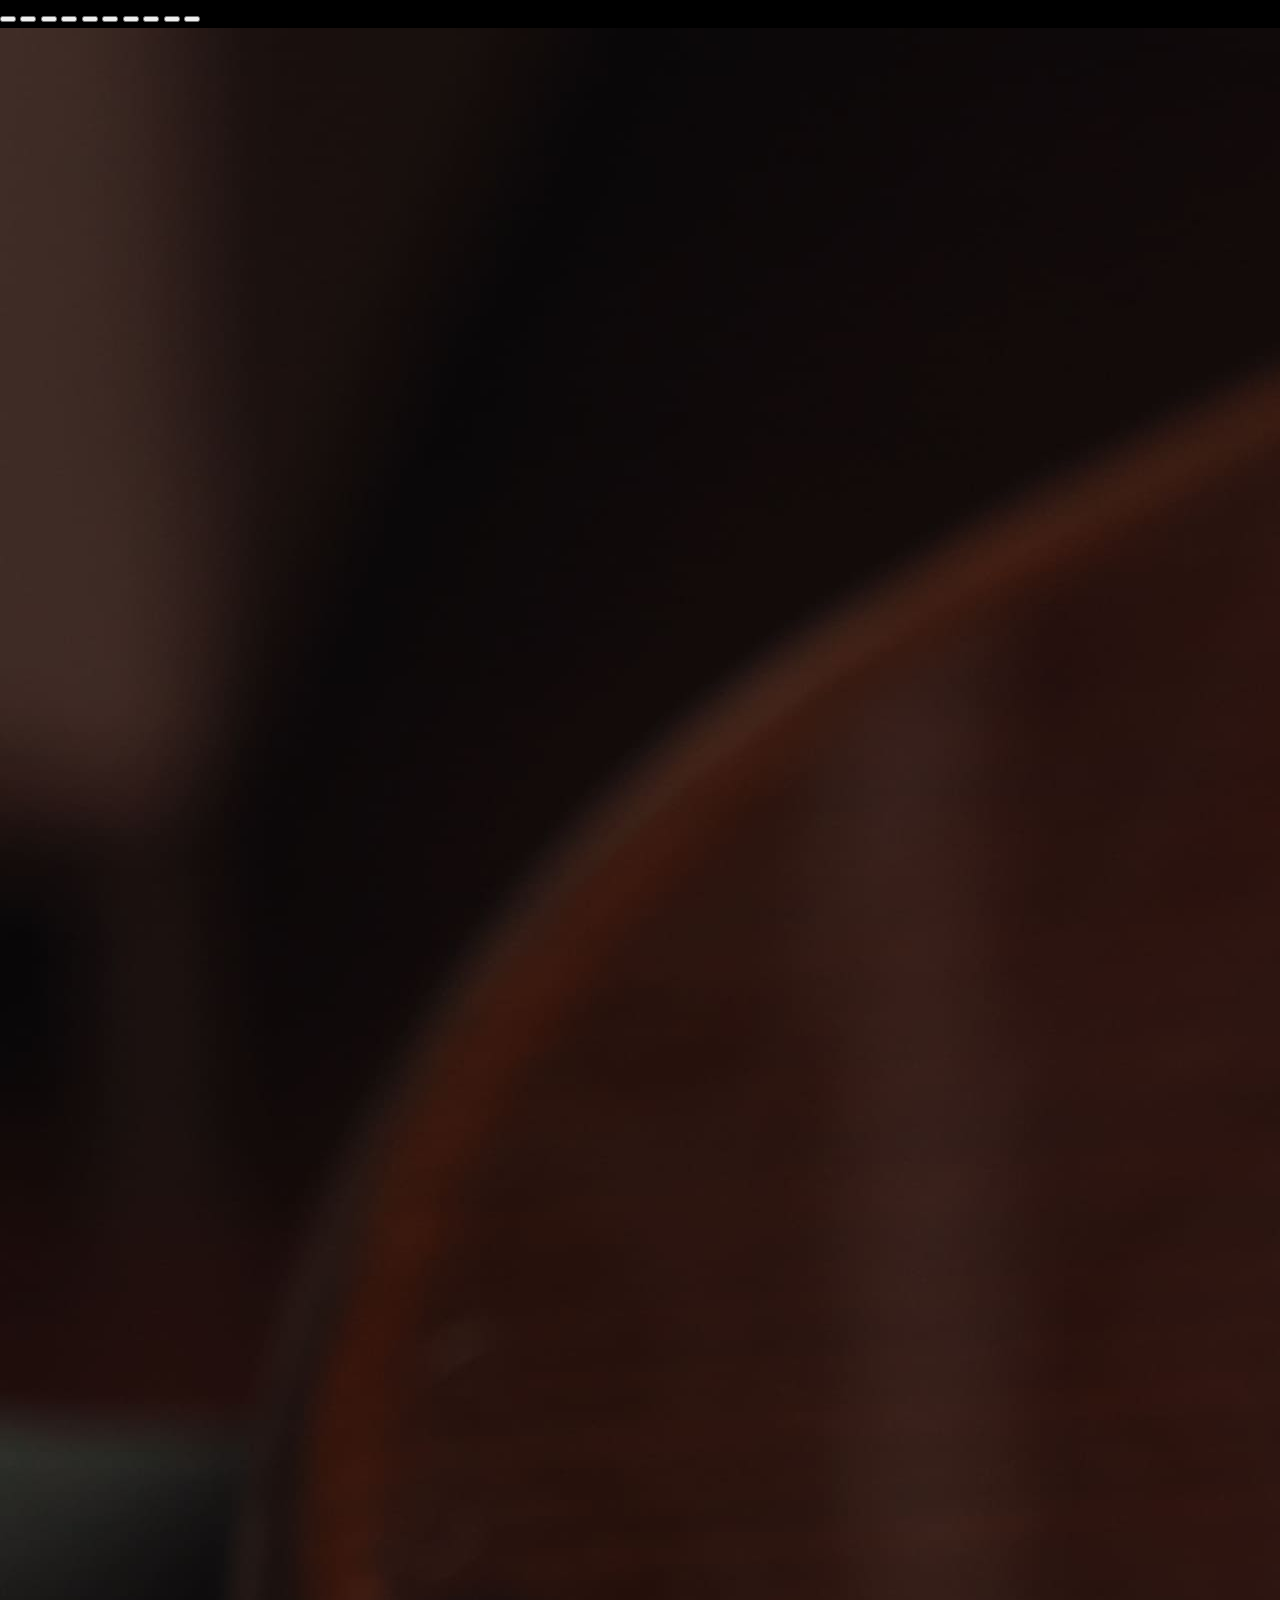
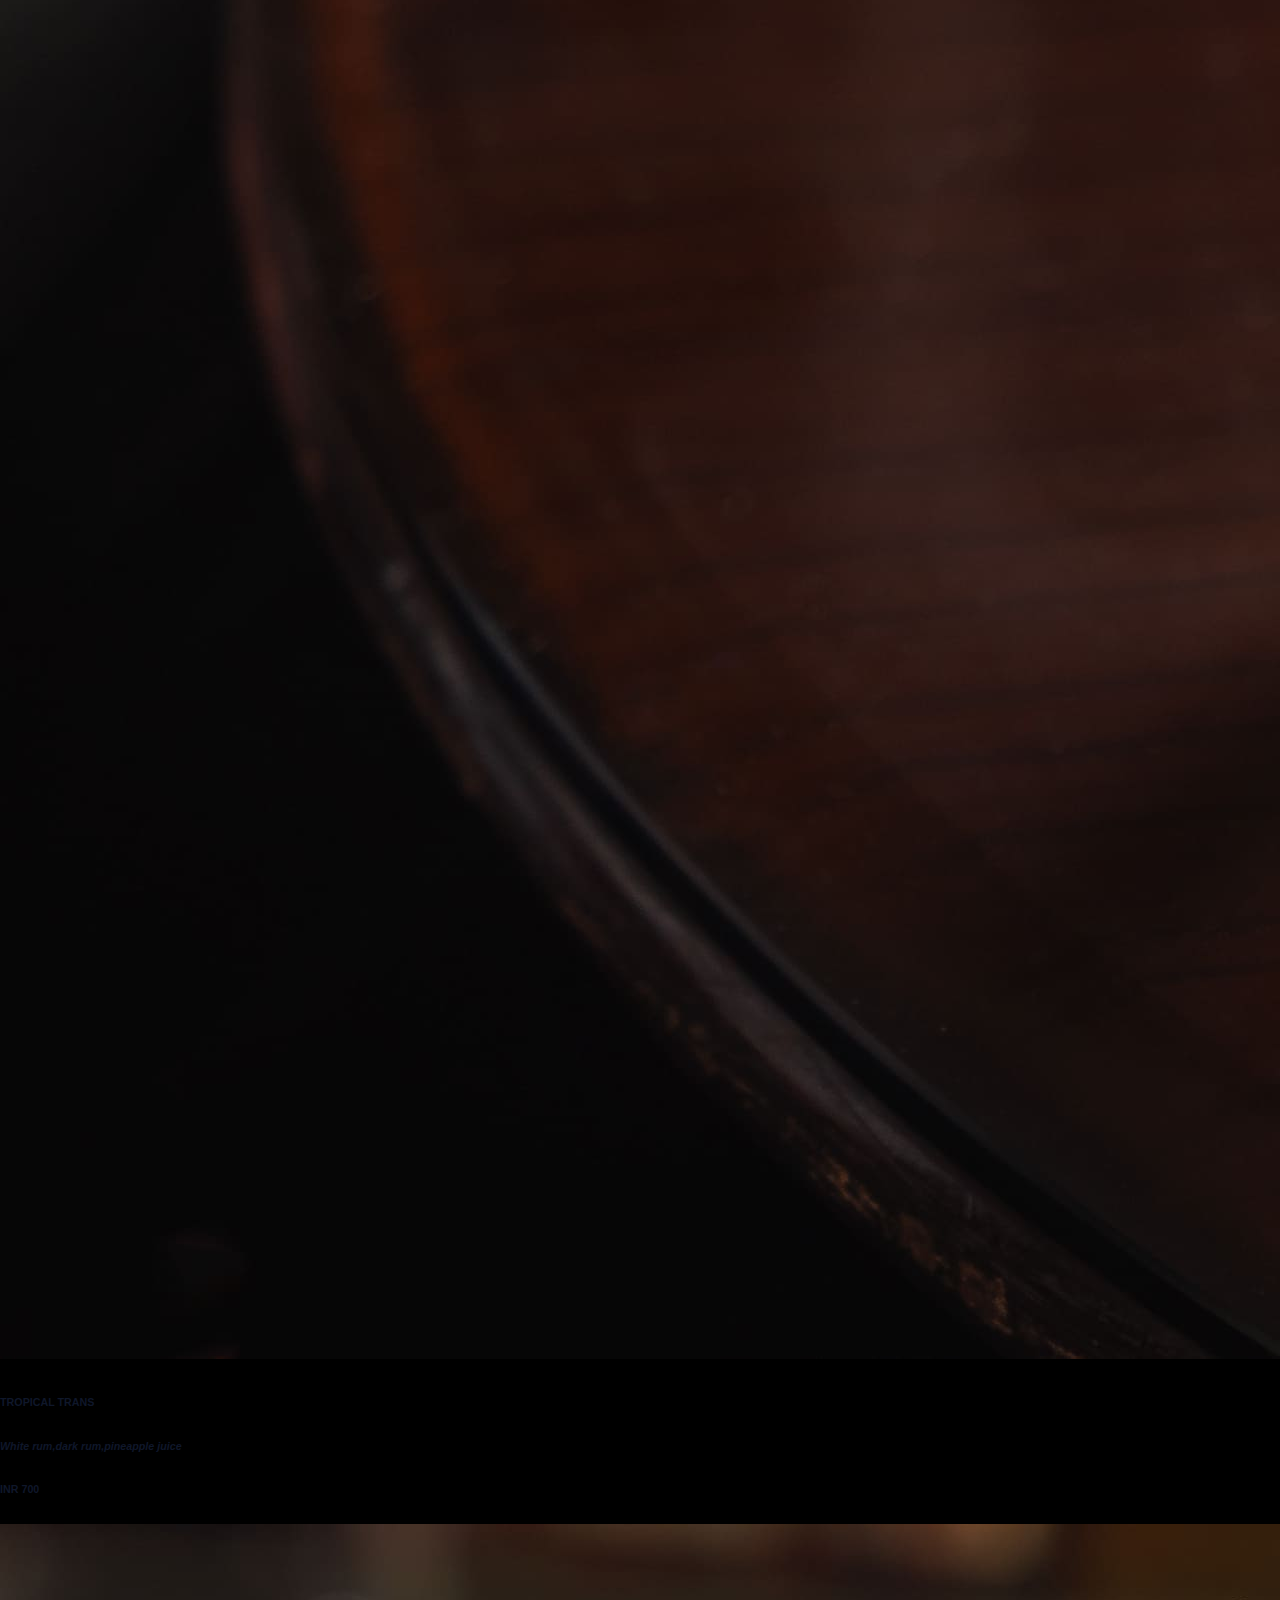
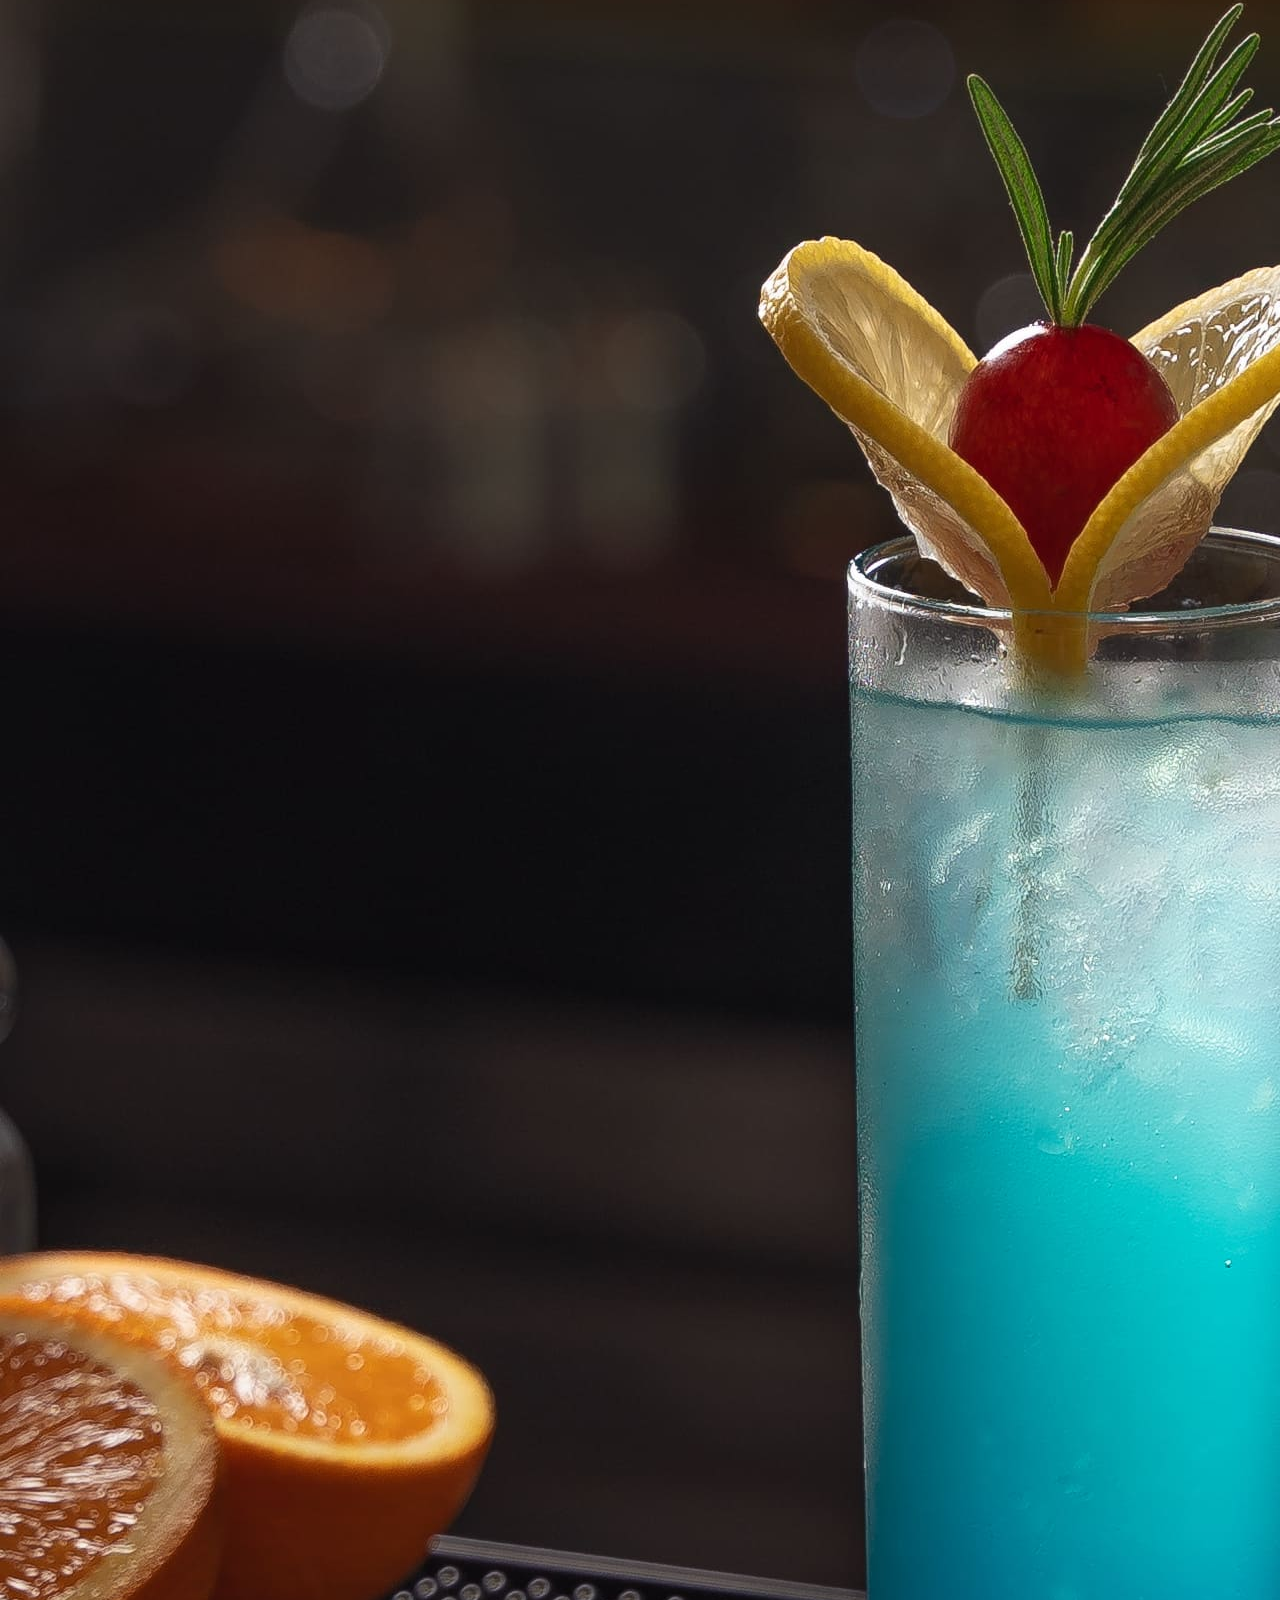
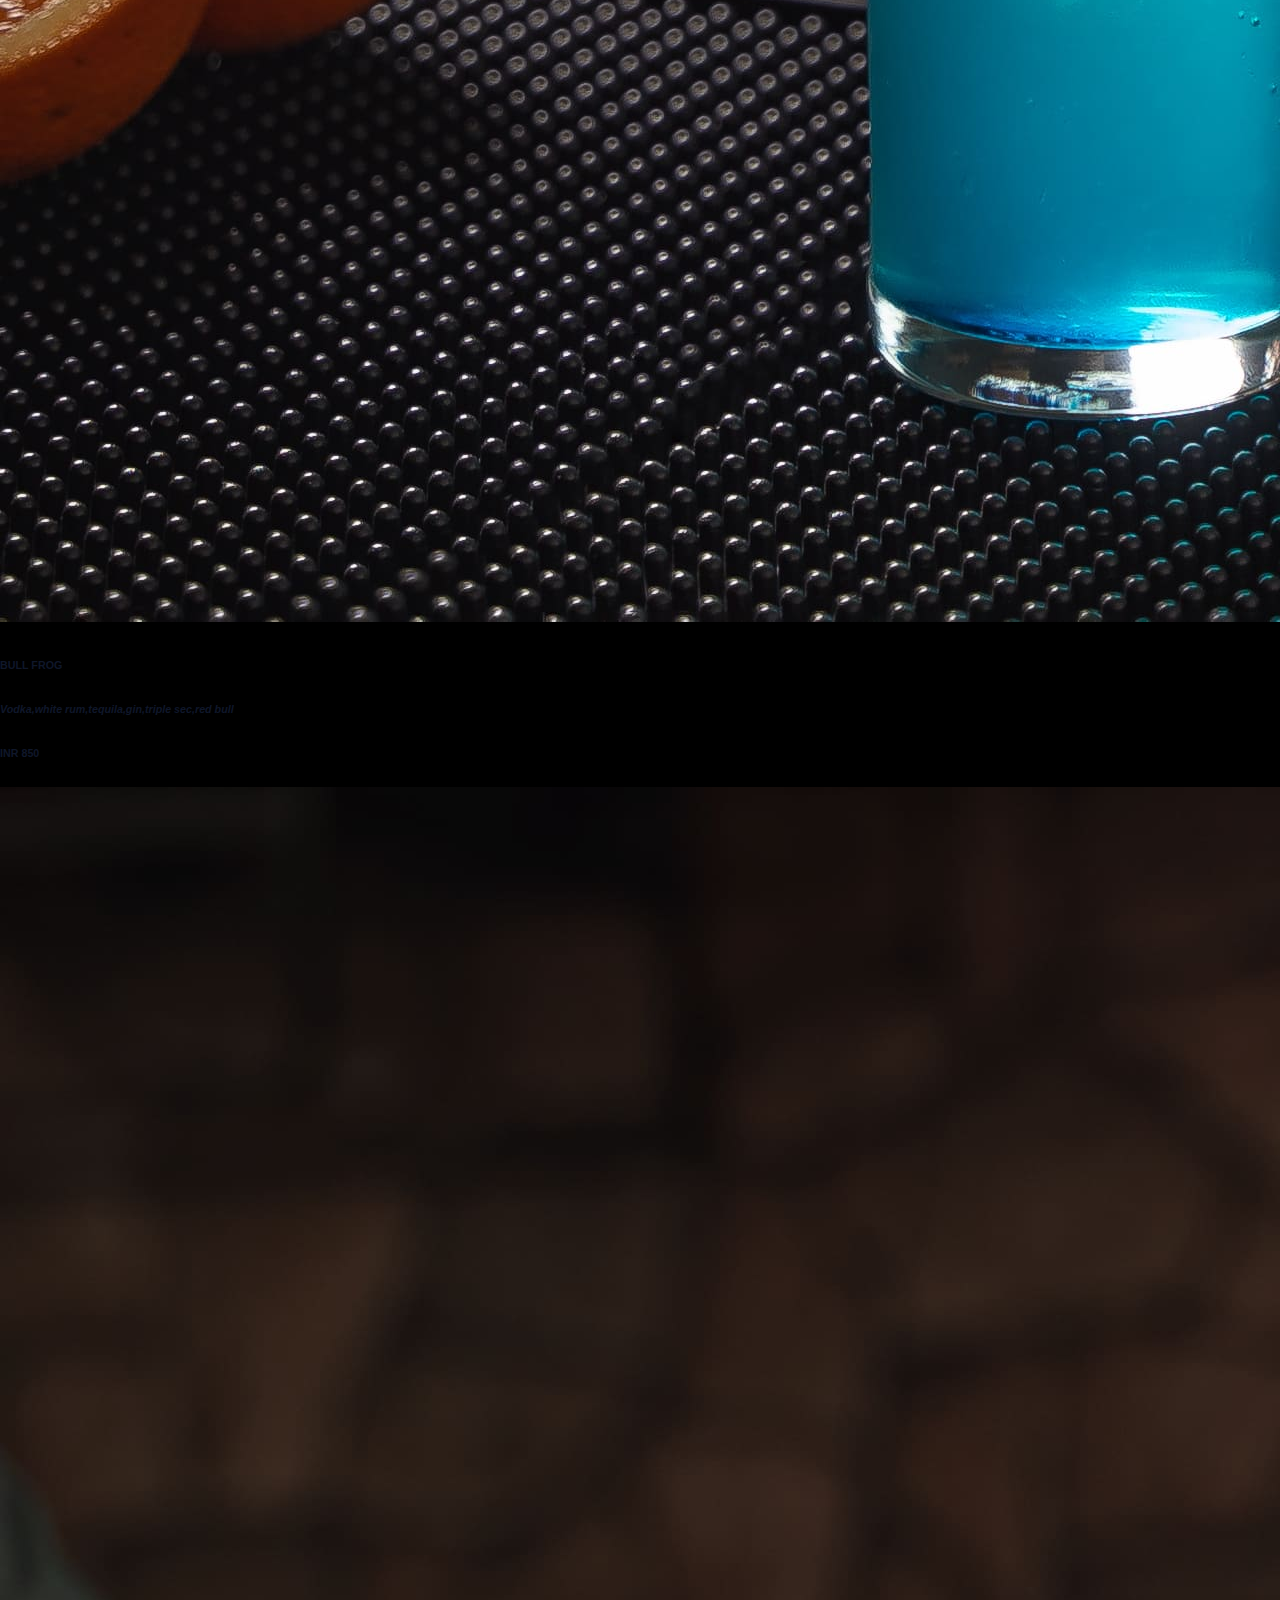
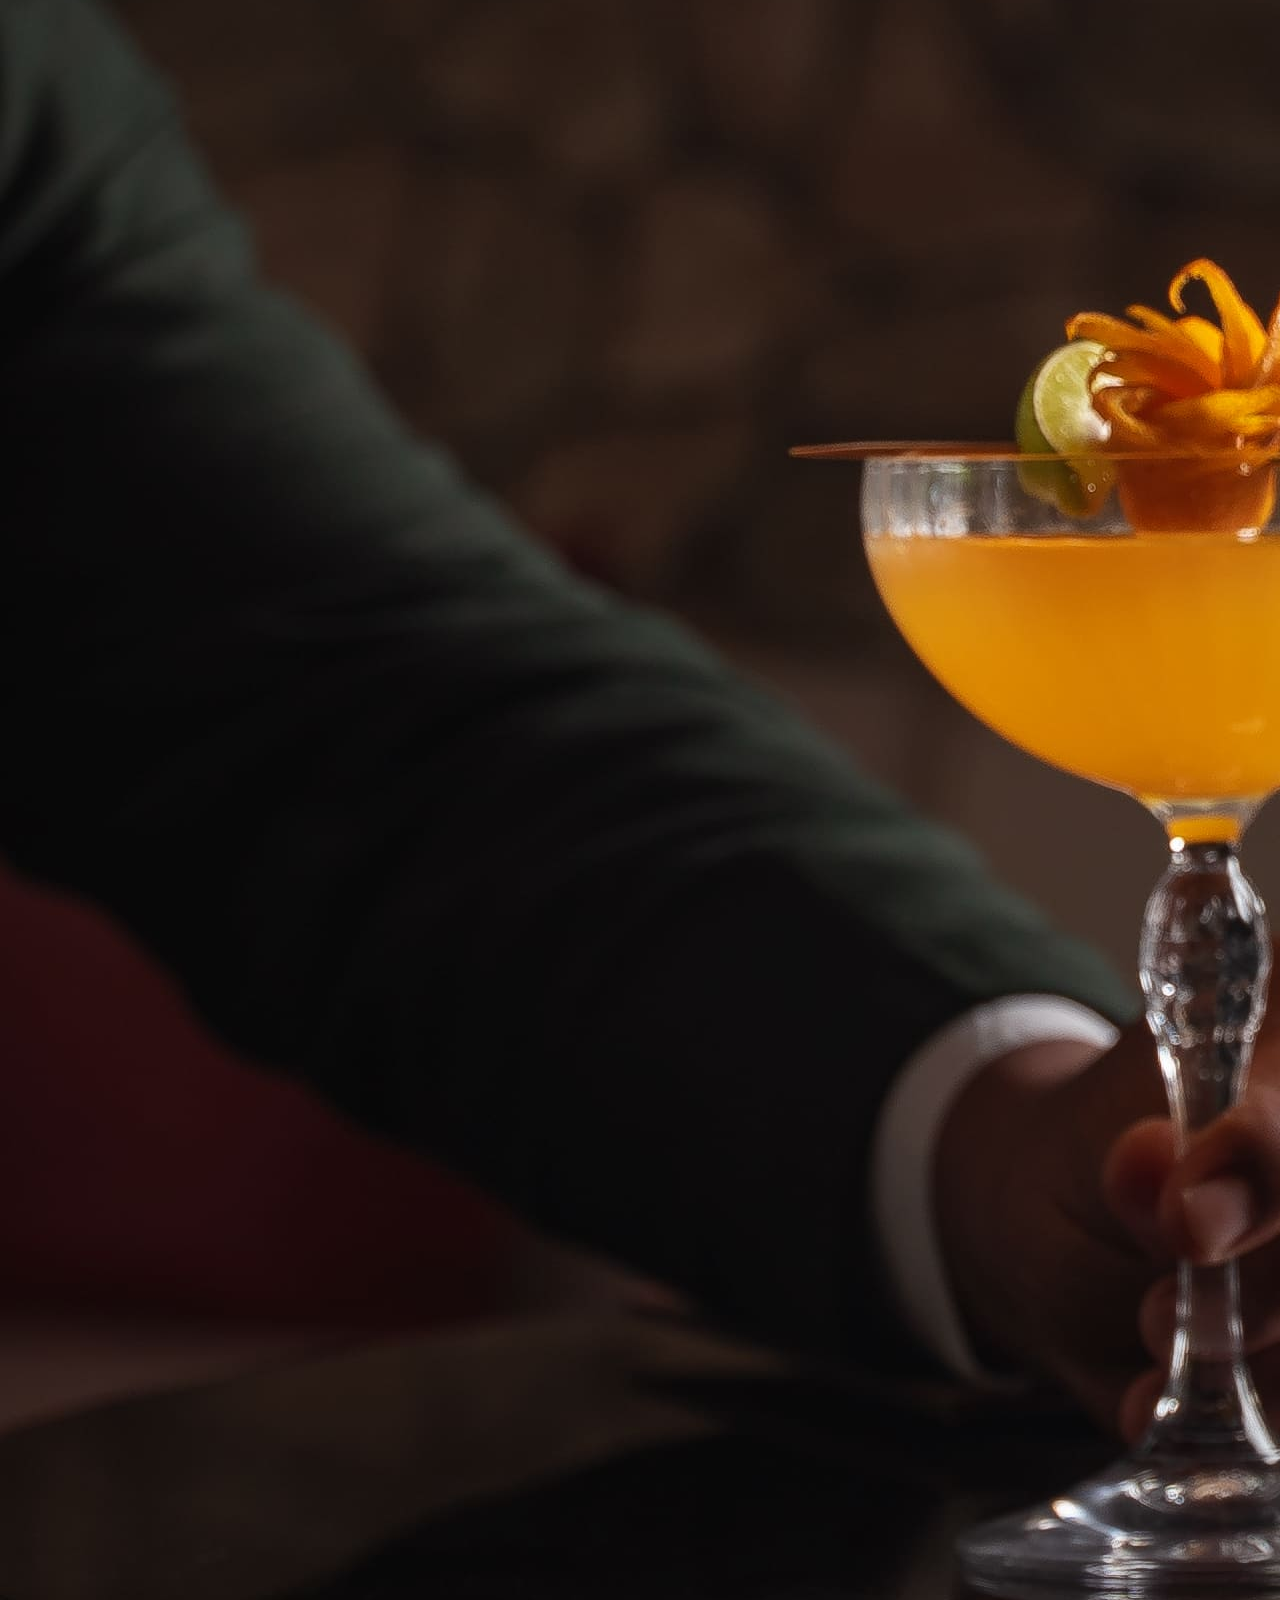
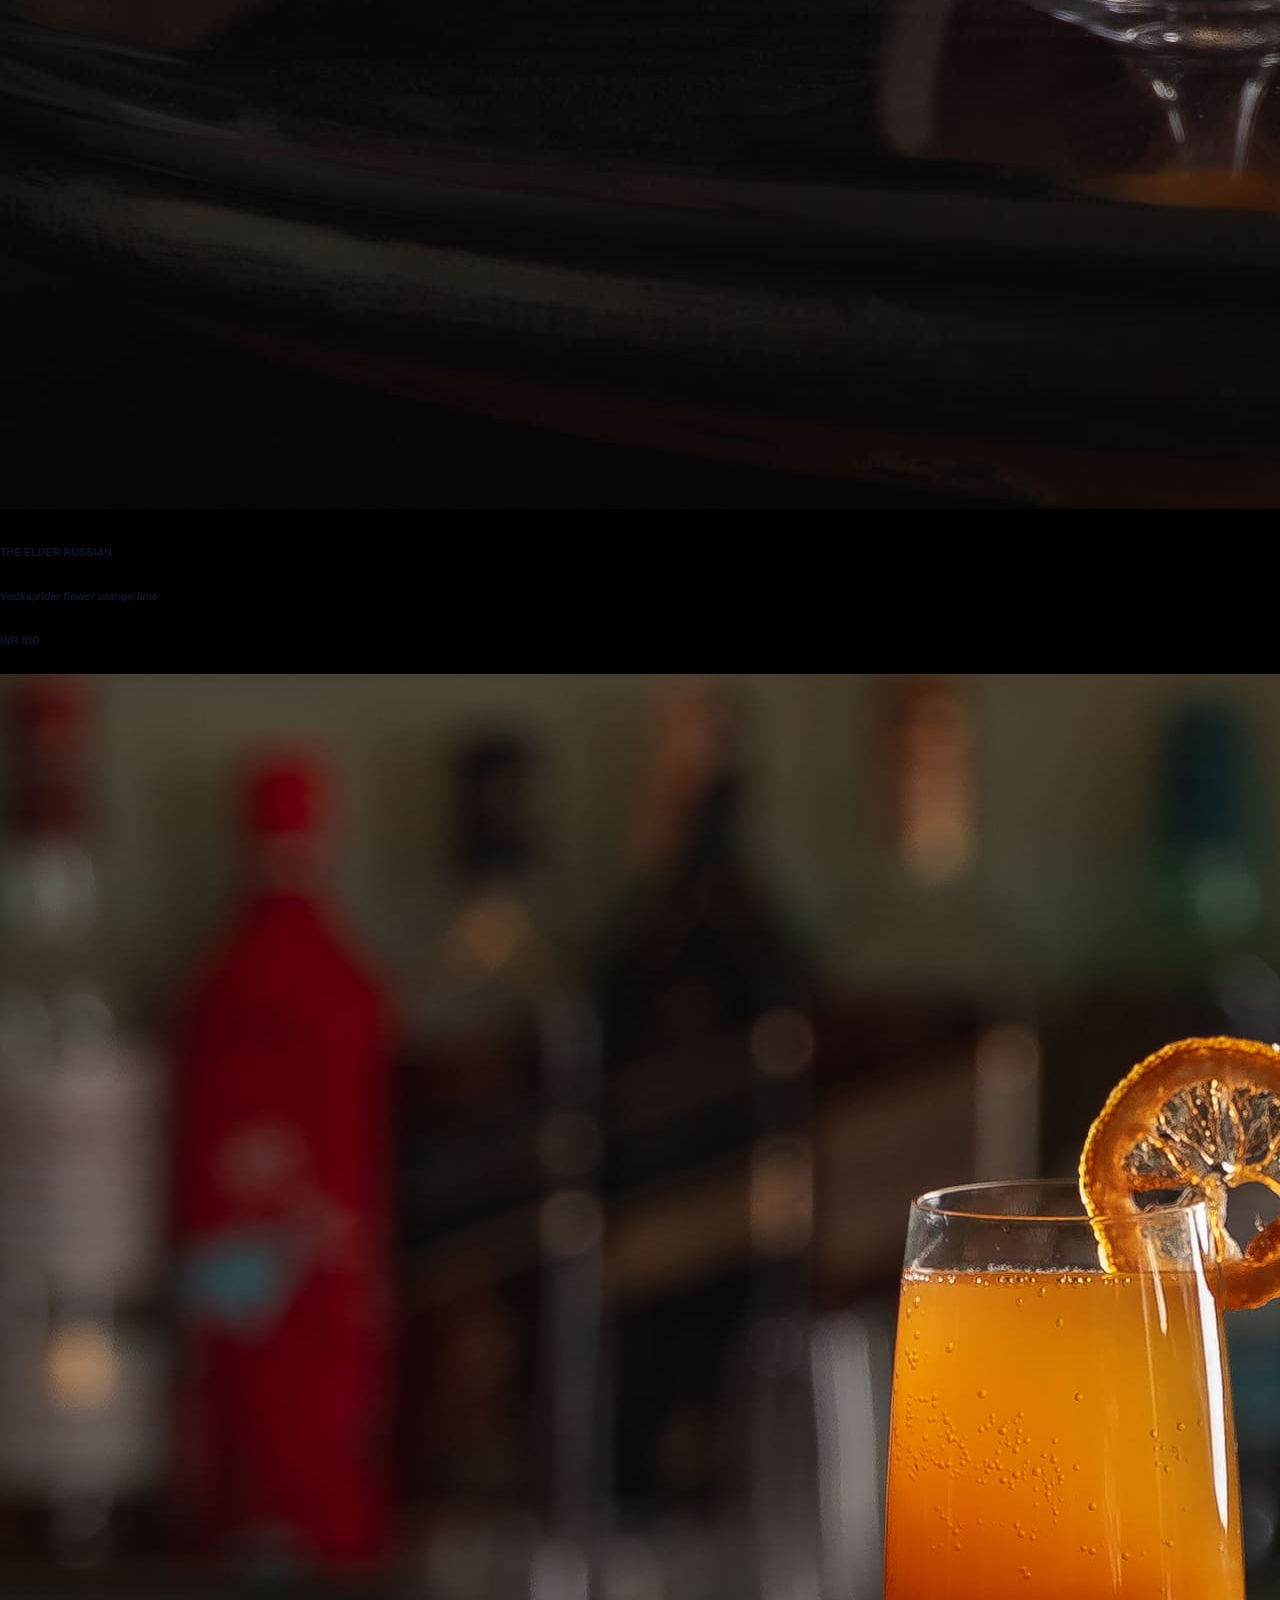
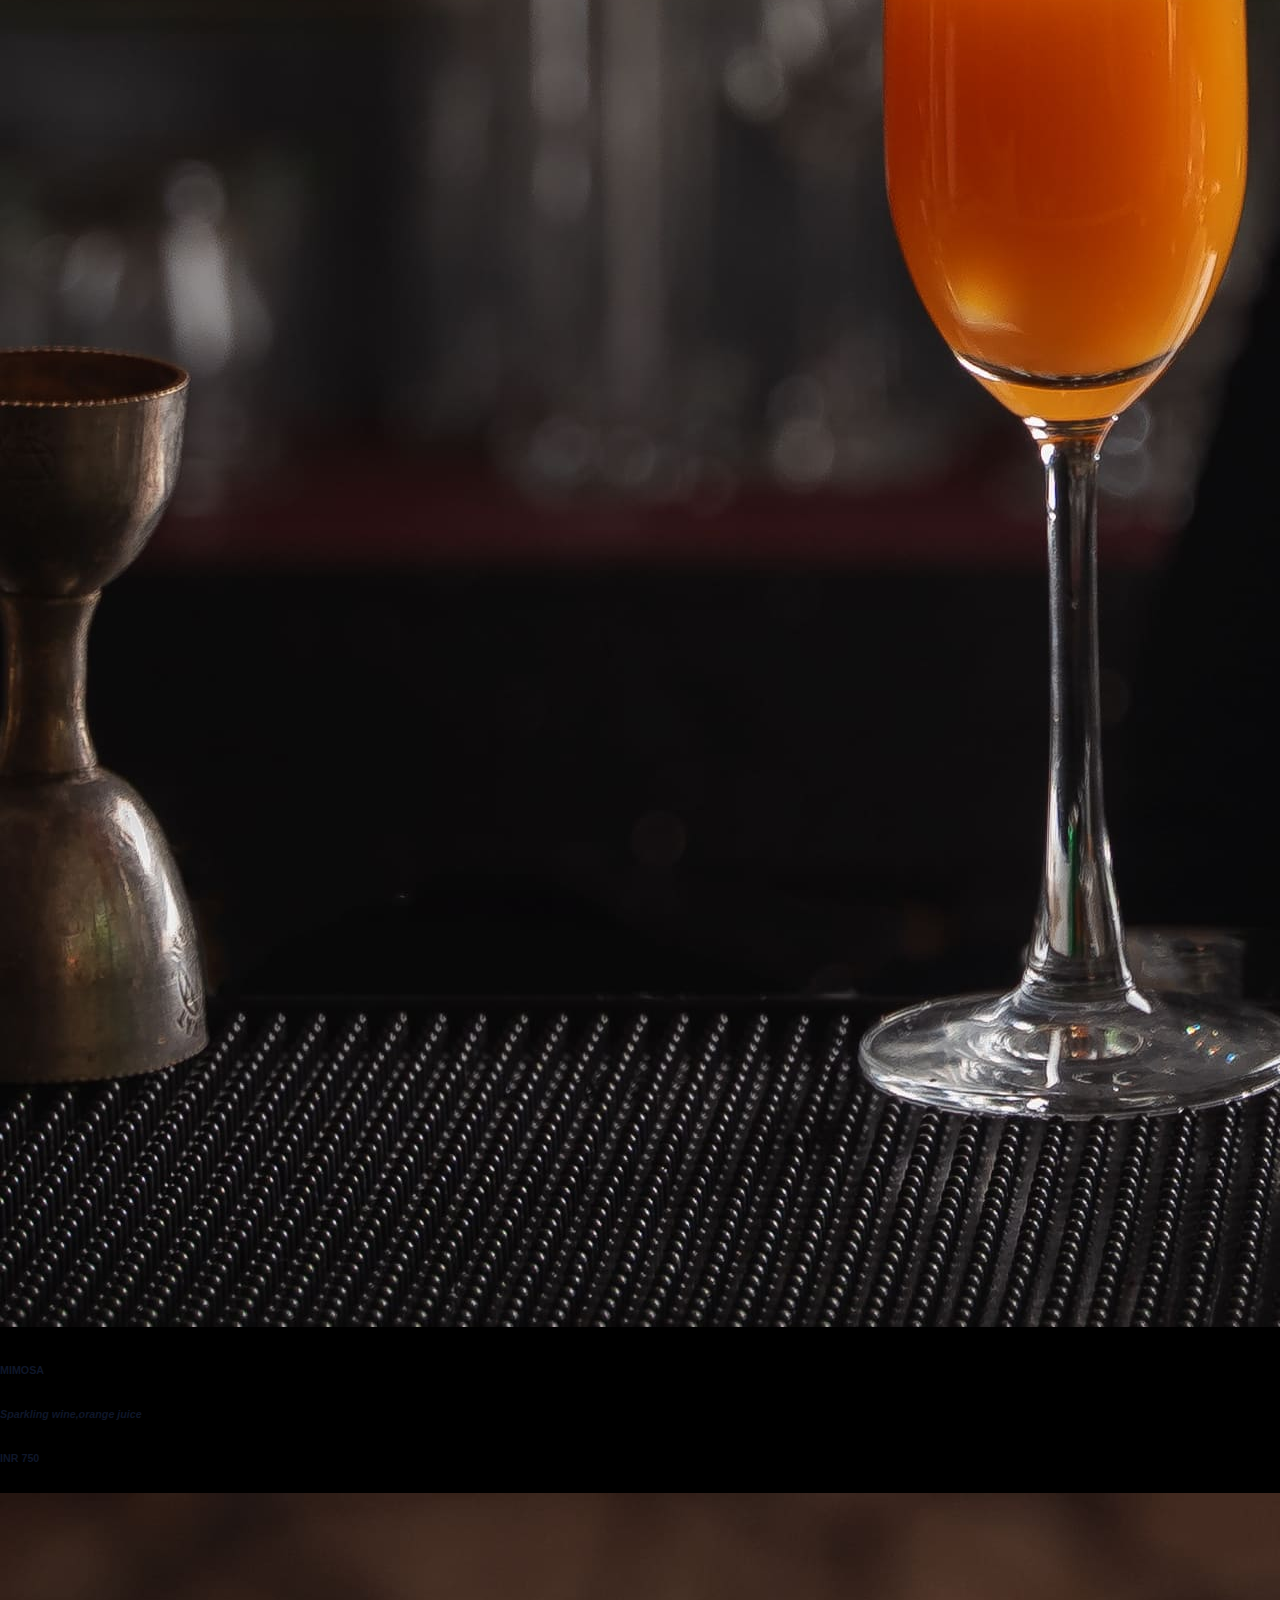
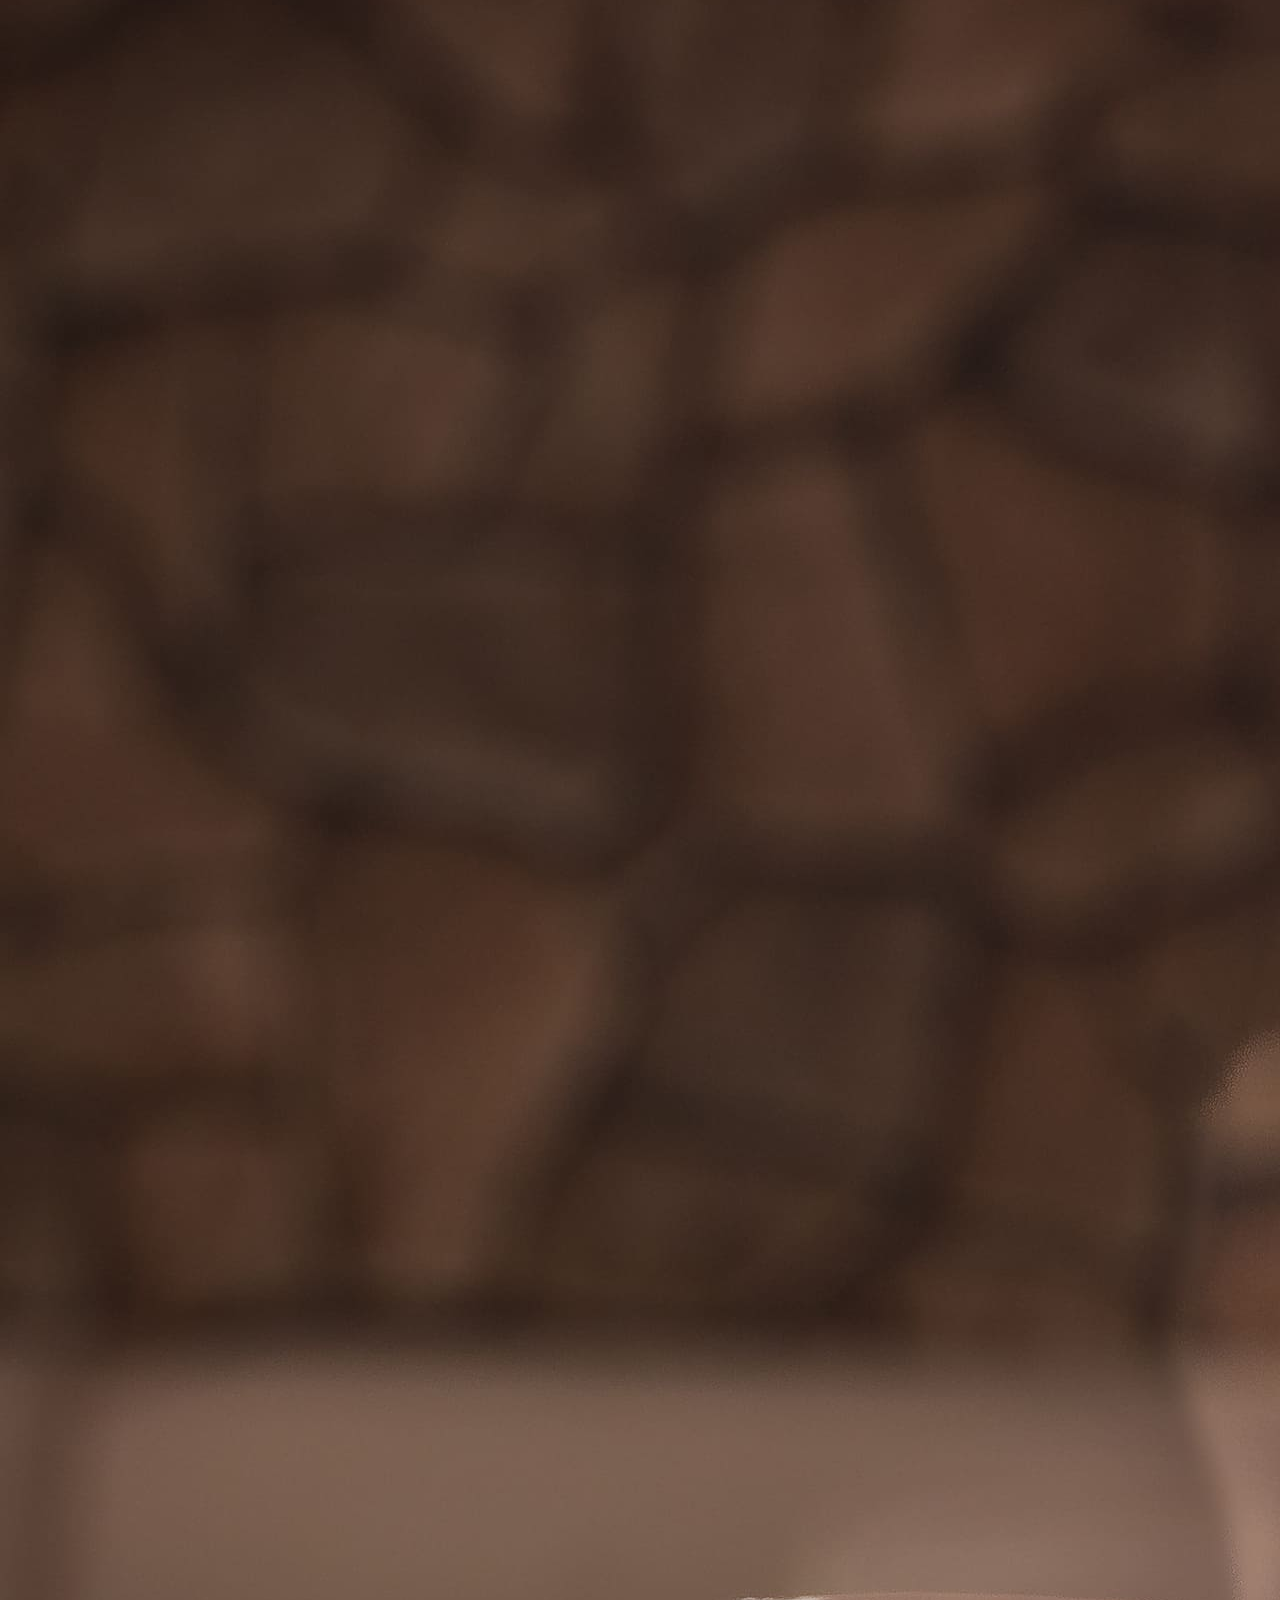
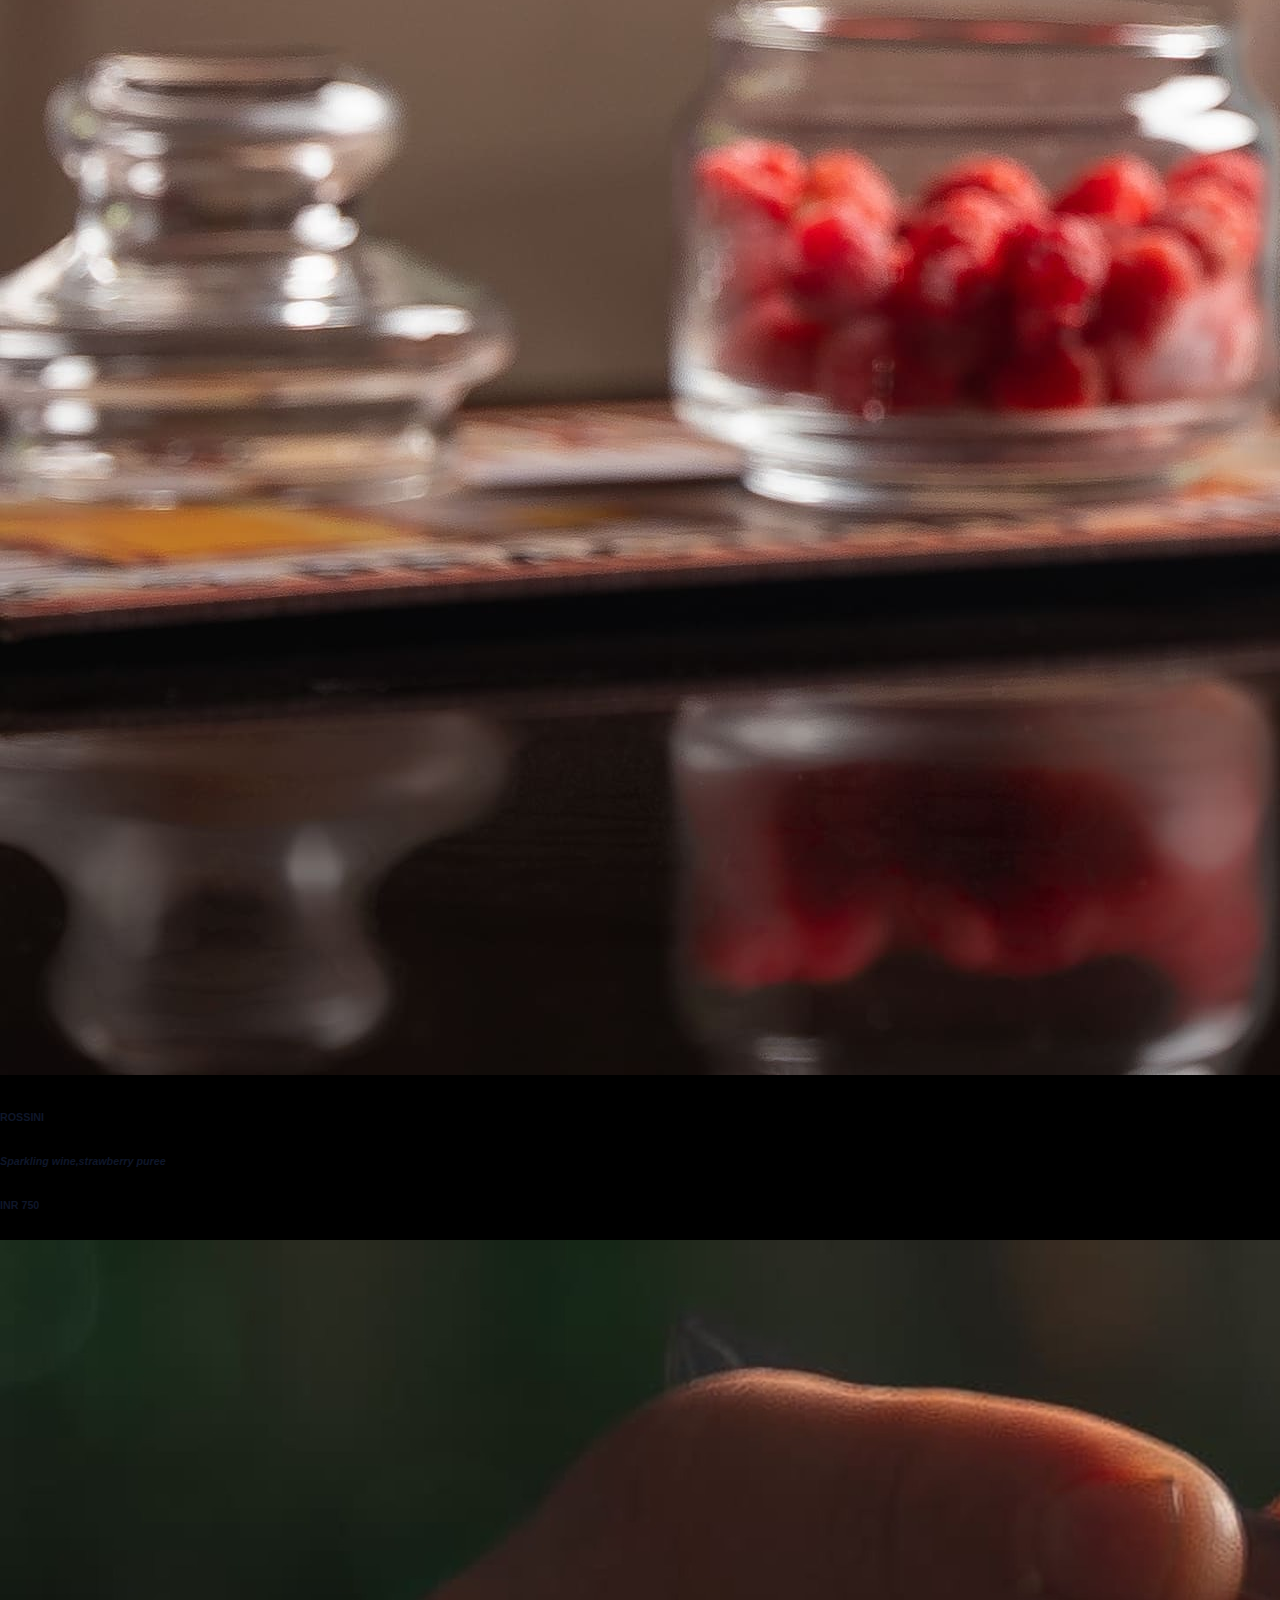
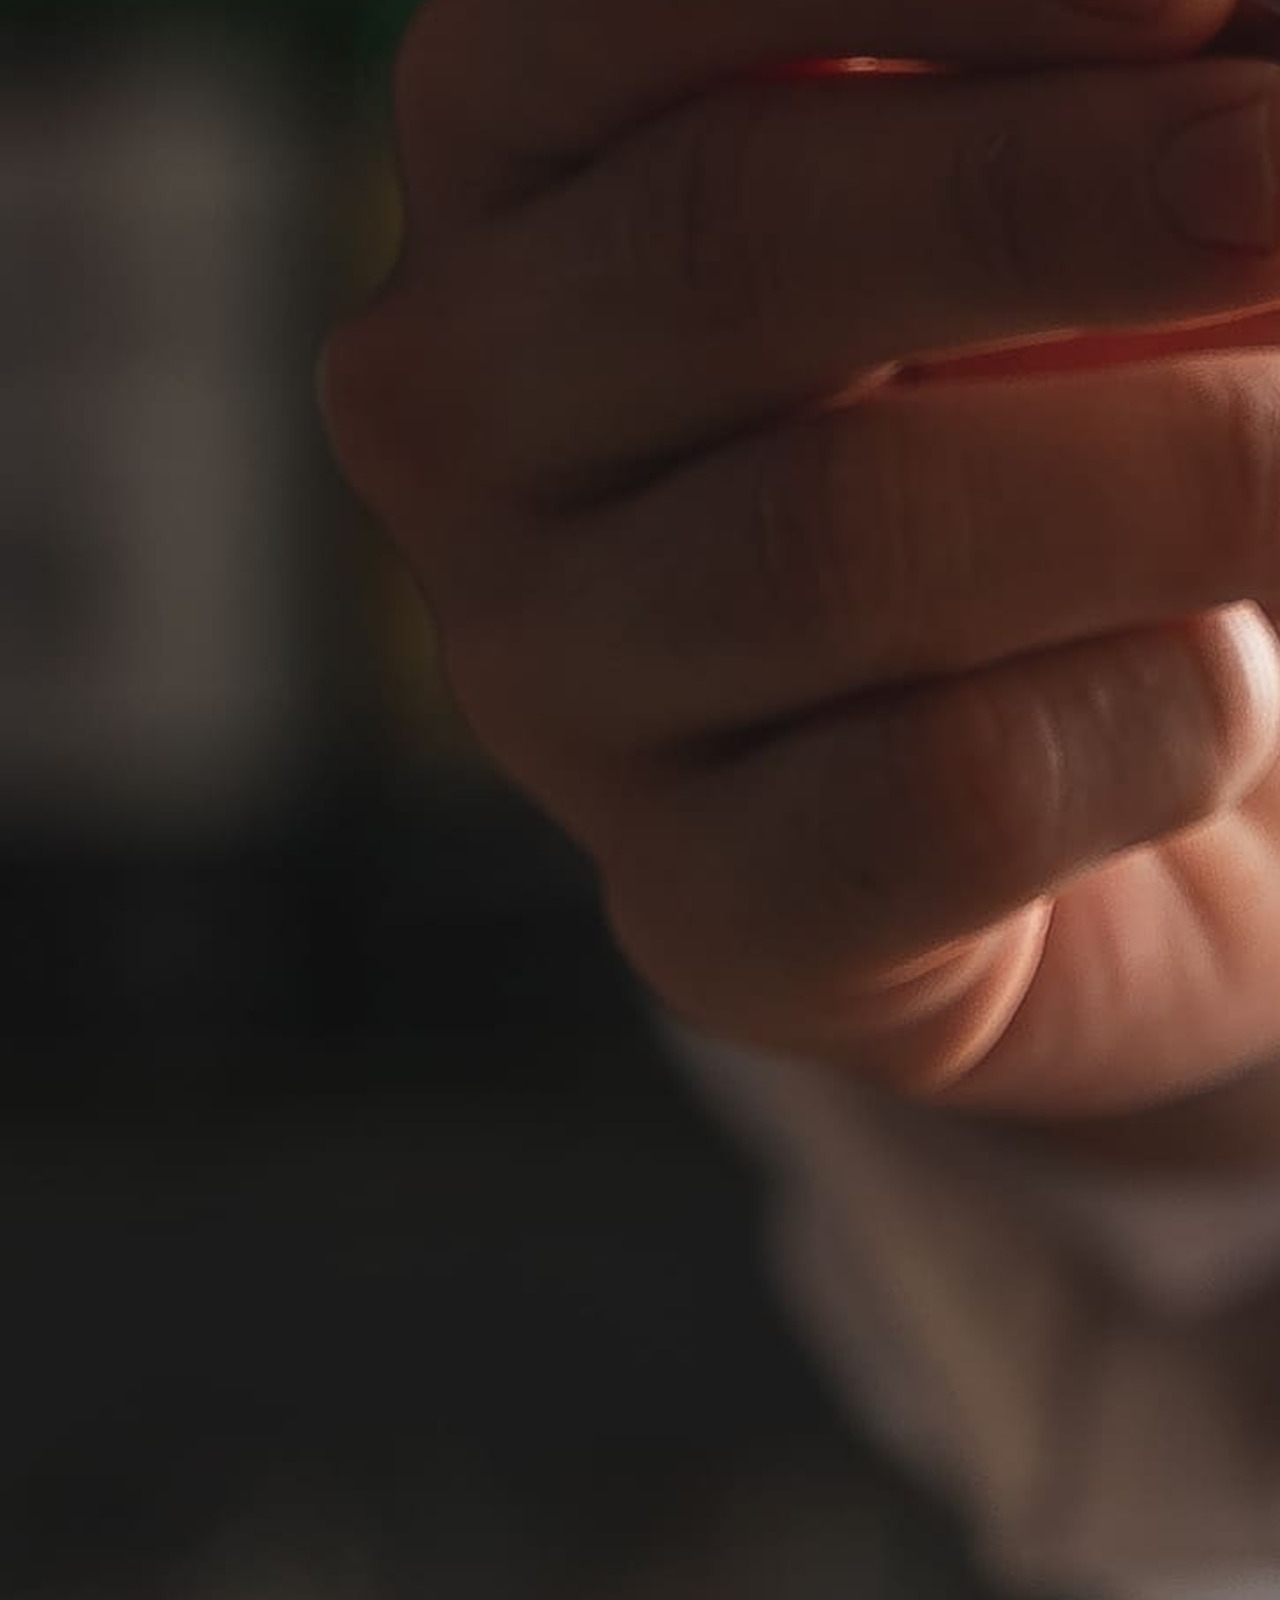
<file: html-css-simply-recipes-main/final/carousel.html>
<!doctype html>
<html lang="en">

<head>
    <meta charset="utf-8">
    <meta name="viewport" content="width=device-width, initial-scale=1">
    <title>Bootstrap demo</title>
    <link href="https://cdn.jsdelivr.net/npm/bootstrap@5.3.0/dist/css/bootstrap.min.css" rel="stylesheet"
        integrity="sha384-9ndCyUaIbzAi2FUVXJi0CjmCapSmO7SnpJef0486qhLnuZ2cdeRhO02iuK6FUUVM" crossorigin="anonymous">
    <link rel="shortcut icon" href="./assets/favicon.ico" type="image/x-icon" />
    <!-- normalize -->
    <link rel="stylesheet" href="./css/normalize.css" />
    <!-- font-awesome -->
    <link rel="stylesheet" href="https://cdnjs.cloudflare.com/ajax/libs/font-awesome/5.14.0/css/all.min.css" />
    <!-- main css -->
    <link rel="stylesheet" href="./css/main.css" />
</head>
<style>
    body {
        background-color: black;

    }

    /* #carouselExampleCaptions {
        height: 100vh;
        width: 100%;

    }

    #carouselExampleCaptions img {
        height: 100vh;
        width: 100%;




    } */
</style>

<body>
    <!-- <nav class="navbar">
        <div class="nav-center">
            <div class="nav-header">
                <a href="index.html" class="nav-logo">
                    <img src="./assets/logo.svg" alt="simply recipes" />
                </a> -->
    <!-- <button class="nav-btn btn">
                    <i class="fas fa-align-justify"></i>
                </button> -->
    <!-- </div>
            <div class="nav-links">
                <a href="index.html" class="nav-link"> home </a>
                 <a href="about.html" class="nav-link"> about </a>
                <a href="tags.html" class="nav-link"> Categories </a>
                <a href="recipes.html" class="nav-link"> recipes </a>

                <div class="nav-link contact-link">
                    <a href="contact.html" class="btn"> contact </a>
                </div> -->
    </div>
    </div>
    </nav>
    <div id="carouselExampleCaptions" class="carousel slide">
        <div class="carousel-indicators">
            <button type="button" data-bs-target="#carouselExampleCaptions" data-bs-slide-to="0" class="active"
                aria-current="true" aria-label="Slide 1"></button>
            <button type="button" data-bs-target="#carouselExampleCaptions" data-bs-slide-to="1"
                aria-label="Slide 2"></button>
            <button type="button" data-bs-target="#carouselExampleCaptions" data-bs-slide-to="2"
                aria-label="Slide 3"></button>
            <button type="button" data-bs-target="#carouselExampleCaptions" data-bs-slide-to="3"
                aria-label="Slide 4"></button>
            <button type="button" data-bs-target="#carouselExampleCaptions" data-bs-slide-to="4"
                aria-label="Slide 5"></button>
            <button type="button" data-bs-target="#carouselExampleCaptions" data-bs-slide-to="5"
                aria-label="Slide 6"></button>
            <button type="button" data-bs-target="#carouselExampleCaptions" data-bs-slide-to="6"
                aria-label="Slide 7"></button>
            <button type="button" data-bs-target="#carouselExampleCaptions" data-bs-slide-to="7"
                aria-label="Slide 8"></button>
            <button type="button" data-bs-target="#carouselExampleCaptions" data-bs-slide-to="8"
                aria-label="Slide 9"></button>
            <button type="button" data-bs-target="#carouselExampleCaptions" data-bs-slide-to="9"
                aria-label="Slide 10"></button>
            <!-- <button type="button" data-bs-target="#carouselExampleCaptions" data-bs-slide-to="10"
                aria-label="Slide 11"></button> -->
        </div>
        <div class="carousel-inner">
            <div class="carousel-item active">
                <img src="./assets/recipes/cocktail1.jpg" class="d-block w-100" alt="...">
                <div class="carousel-caption text-start d-md-block">

                    <h6>TROPICAL TRANS</h6>
                    <h6 style="font-style: italic;">White rum,dark rum,pineapple juice</h6>
                    <h6>INR 700</h6>
                </div>
            </div>
            <div class="carousel-item">
                <img src="./assets/recipes/coacktail2.jpg" class="d-block w-100" alt="...">
                <div class="carousel-caption text-start d-md-block">
                    <h6>BULL FROG</h6>
                    <h6 style="font-style: italic;">Vodka,white rum,tequila,gin,triple sec,red bull</h6>
                    <h6>INR 850</h6>
                </div>
            </div>
            <div class="carousel-item">
                <img src="./assets/recipes/cocktail3.jpg" class="d-block w-100" alt="...">
                <div class="carousel-caption text-start d-md-block">
                    <h6>THE ELDER RUSSIAN</h6>
                    <h6 style="font-style: italic;">Vodka,elder flower orange,lime</h6>
                    <h6>INR 850</h6>
                </div>
            </div>
            <div class="carousel-item">
                <img src="./assets/recipes/cocktail4.jpg" class="d-block w-100" alt="...">
                <div class="carousel-caption text-start d-md-block">
                    <h6>MIMOSA</h6>
                    <h6 style="font-style: italic;">Sparkling wine,orange juice</h6>
                    <h6>INR 750</h6>
                </div>
            </div>
            <div class="carousel-item">
                <img src="./assets/recipes/cocktail5.jpg" class="d-block w-100" alt="...">
                <div class="carousel-caption text-start d-md-block">
                    <h6>ROSSINI</h6>
                    <h6 style="font-style: italic;">Sparkling wine,strawberry puree</h6>
                    <h6>INR 750</h6>
                </div>
            </div>
            <div class="carousel-item">
                <img src="./assets/recipes/cocktail6 (1).jpg" class="d-block w-100" alt="...">
                <div class="carousel-caption text-start d-md-block">
                    <h6>THE BOURBON BOSS</h6>
                    <h6 style="font-style: italic;">Bourban whiskey,triple sec,martini rosso</h6>
                    <h6>INR 850</h6>
                </div>
            </div>
            <!-- <div class="carousel-item">
                <img src="./assets/recipes/cocktail7.jpg" class="d-block w-100" alt="...">
                <div class="carousel-caption  d-md-block">
                    <h2>GREEN APPLE SPRITZER</h2>
                    <h3 style="font-style: italic;">Vodka,elder flower orange,lime</h3>
                    <h3>INR 850</h3>
                </div>
            </div> -->
            <div class="carousel-item">
                <img src="./assets/recipes/11.png" class="d-block w-100" alt="...">
                <div class="carousel-caption text-start d-md-block">
                    <h6>RED WINE SANGRIA</h6>
                    <h6 style="font-style: italic;">Vodka,elder flower orange,lime</h6>
                    <h6>INR 850</h6>
                </div>
            </div>
            <div class="carousel-item">
                <img src="./assets/recipes/4.png" class="d-block w-100" alt="...">
                <div class="carousel-caption text-start d-md-block">
                    <h6>CELERY SNAP</h6>
                    <h6 style="font-style: italic;">Gin,cucumber,celery leaves,lime,sugar syrup</h6>
                    <h6>INR 850</h6>
                </div>
            </div>
            <div class="carousel-item">
                <img src="./assets/recipes/5.png" class="d-block w-100" alt="...">
                <div class="carousel-caption text-start d-md-block">
                    <h6>PUNERI PUNCH</h6>
                    <h6 style="font-style: italic;">Vodka,white rum,tequila,gin,blood orange,ginger ale</h6>
                    <h6>INR 850</h5>
                </div>
            </div>
            <div class="carousel-item">
                <img src="./assets/recipes/12.png" class="d-block w-100" alt="...">
                <div class="carousel-caption text-start d-md-block">
                    <h6>OLD MAN 'O' WAR</h6>
                    <h6 style="font-style: italic;">Whiskey,red wine,aqua faba,lime,sugar syrup</h6>
                    <h6>INR 850</h6>
                </div>
            </div>

        </div>
        <button class="carousel-control-prev" type="button" data-bs-target="#carouselExampleCaptions"
            data-bs-slide="prev">
            <span class="carousel-control-prev-icon" aria-hidden="true"></span>
            <span class="visually-hidden">Previous</span>
        </button>
        <button class="carousel-control-next" type="button" data-bs-target="#carouselExampleCaptions"
            data-bs-slide="next">
            <span class="carousel-control-next-icon" aria-hidden="true"></span>
            <span class="visually-hidden">Next</span>
        </button>
    </div>
    <!-- <footer class="page-footer">
        <p>
            &copy; <span id="date"></span>
            <span class="footer-logo">SimplyRecipes</span> Built by
            <a>Coding Addict</a>
        </p>
    </footer> -->
    <script src="https://cdn.jsdelivr.net/npm/bootstrap@5.3.0/dist/js/bootstrap.bundle.min.js"
        integrity="sha384-geWF76RCwLtnZ8qwWowPQNguL3RmwHVBC9FhGdlKrxdiJJigb/j/68SIy3Te4Bkz" crossorigin="anonymous">


        </script>
</body>

</html>
</file>
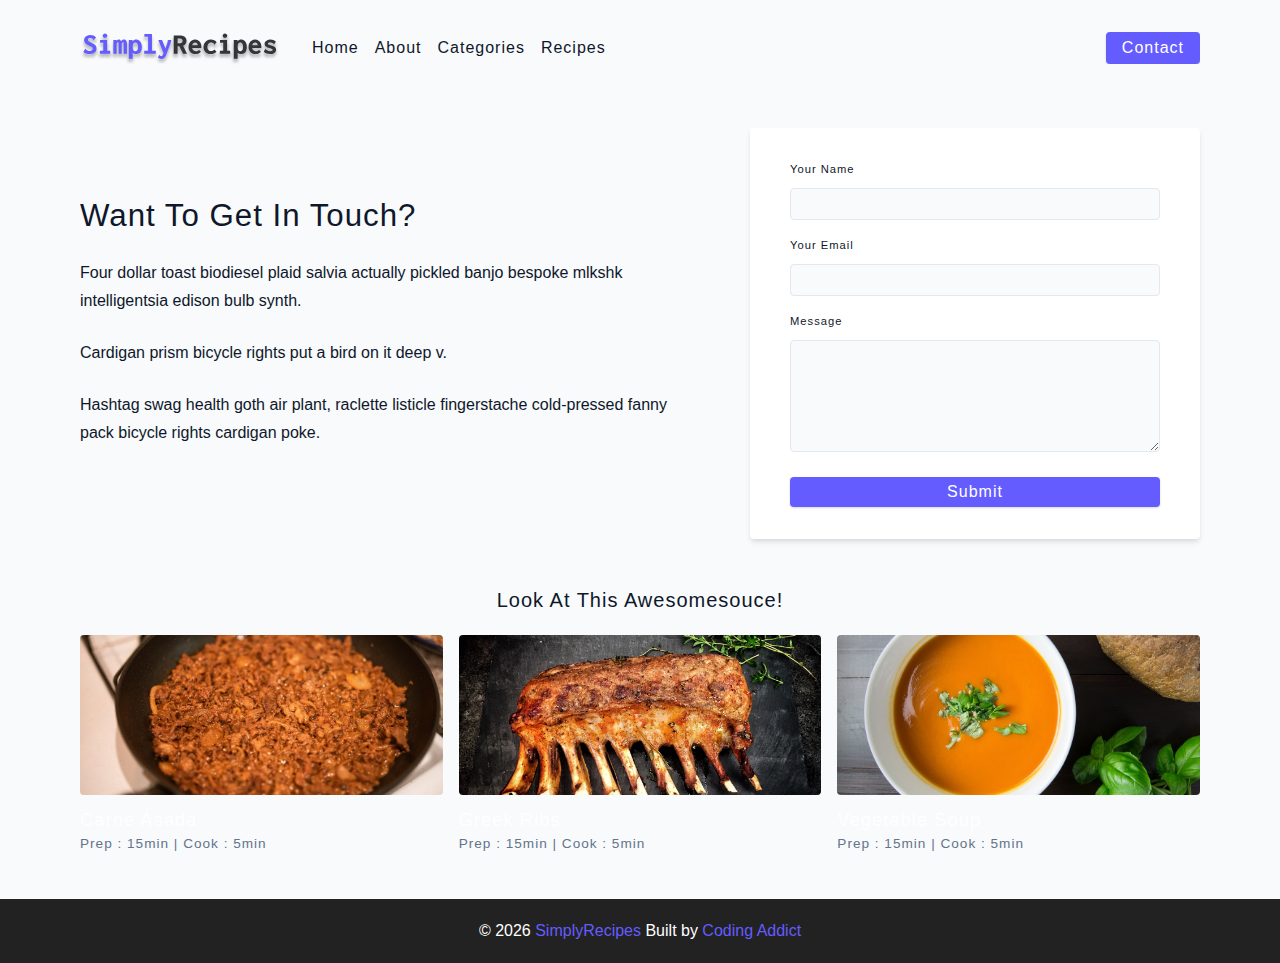
<file: html-css-simply-recipes-main/final/contact.html>
<!DOCTYPE html>
<html lang="en">

<head>
  <meta charset="UTF-8" />
  <meta http-equiv="X-UA-Compatible" content="IE=edge" />
  <meta name="viewport" content="width=device-width, initial-scale=1.0" />
  <title>Contact || Final</title>
  <!-- favicon -->
  <link rel="shortcut icon" href="./assets/favicon.ico" type="image/x-icon" />
  <!-- normalize -->
  <link rel="stylesheet" href="./css/normalize.css" />
  <!-- font-awesome -->
  <link rel="stylesheet" href="https://cdnjs.cloudflare.com/ajax/libs/font-awesome/5.14.0/css/all.min.css" />
  <!-- main css -->
  <link rel="stylesheet" href="./css/main.css" />
</head>

<body>
  <!-- nav  -->
  <nav class="navbar">
    <div class="nav-center">
      <div class="nav-header">
        <a href="index.html" class="nav-logo">
          <img src="./assets/logo.svg" alt="simply recipes" />
        </a>
        <button class="nav-btn btn">
          <i class="fas fa-align-justify"></i>
        </button>
      </div>
      <div class="nav-links">
        <a href="index.html" class="nav-link"> home </a>
        <a href="about.html" class="nav-link"> about </a>
        <a href="tags.html" class="nav-link"> Categories </a>
        <a href="recipes.html" class="nav-link"> recipes </a>

        <div class="nav-link contact-link">
          <a href="contact.html" class="btn"> contact </a>
        </div>
      </div>
    </div>
  </nav>
  <!-- end of nav -->
  <main class="page">
    <section class="contact-container">
      <article class="contact-info">
        <h3>Want To Get In Touch?</h3>
        <p>
          Four dollar toast biodiesel plaid salvia actually pickled banjo
          bespoke mlkshk intelligentsia edison bulb synth.
        </p>
        <p>Cardigan prism bicycle rights put a bird on it deep v.</p>
        <p>
          Hashtag swag health goth air plant, raclette listicle fingerstache
          cold-pressed fanny pack bicycle rights cardigan poke.
        </p>
      </article>
      <article>
        <form class="form contact-form">
          <div class="form-row">
            <label html="name" class="form-label">your name</label>
            <input type="text" name="name" id="name" class="form-input" />
          </div>
          <div class="form-row">
            <label html="email" class="form-label">your email</label>
            <input type="text" name="email" id="email" class="form-input" />
          </div>
          <div class="form-row">
            <label html="message" class="form-label">message</label>
            <textarea name="message" id="message" class="form-textarea"></textarea>
          </div>
          <button type="submit" class="btn btn-block">
            submit
          </button>
        </form>
      </article>
    </section>
    <!-- featured recipes -->
    <section class="featured-recipes">
      <h5 class="featured-title">Look At This Awesomesouce!</h5>
      <div class="recipes-list">
        <!-- single recipe -->
        <a href="single-recipe.html" class="recipe">
          <img src="./assets/recipes/recipe-1.jpeg" class="img recipe-img" alt="" />
          <h5>Carne Asada</h5>
          <p>Prep : 15min | Cook : 5min</p>
        </a>
        <!-- end of single recipe -->
        <!-- single recipe -->
        <a href="single-recipe.html" class="recipe">
          <img src="./assets/recipes/recipe-2.jpeg" class="img recipe-img" alt="" />
          <h5>Greek Ribs</h5>
          <p>Prep : 15min | Cook : 5min</p>
        </a>
        <!-- end of single recipe -->
        <!-- single recipe -->
        <a href="single-recipe.html" class="recipe">
          <img src="./assets/recipes/recipe-3.jpeg" class="img recipe-img" alt="" />
          <h5>Vegetable Soup</h5>
          <p>Prep : 15min | Cook : 5min</p>
        </a>
        <!-- end of single recipe -->
      </div>
    </section>
  </main>
  <!-- footer -->
  <footer class="page-footer">
    <p>
      &copy; <span id="date"></span>
      <span class="footer-logo">SimplyRecipes</span> Built by
      <a>Coding Addict</a>
    </p>
  </footer>
  <script src="./js/app.js"></script>
</body>

</html>
</file>
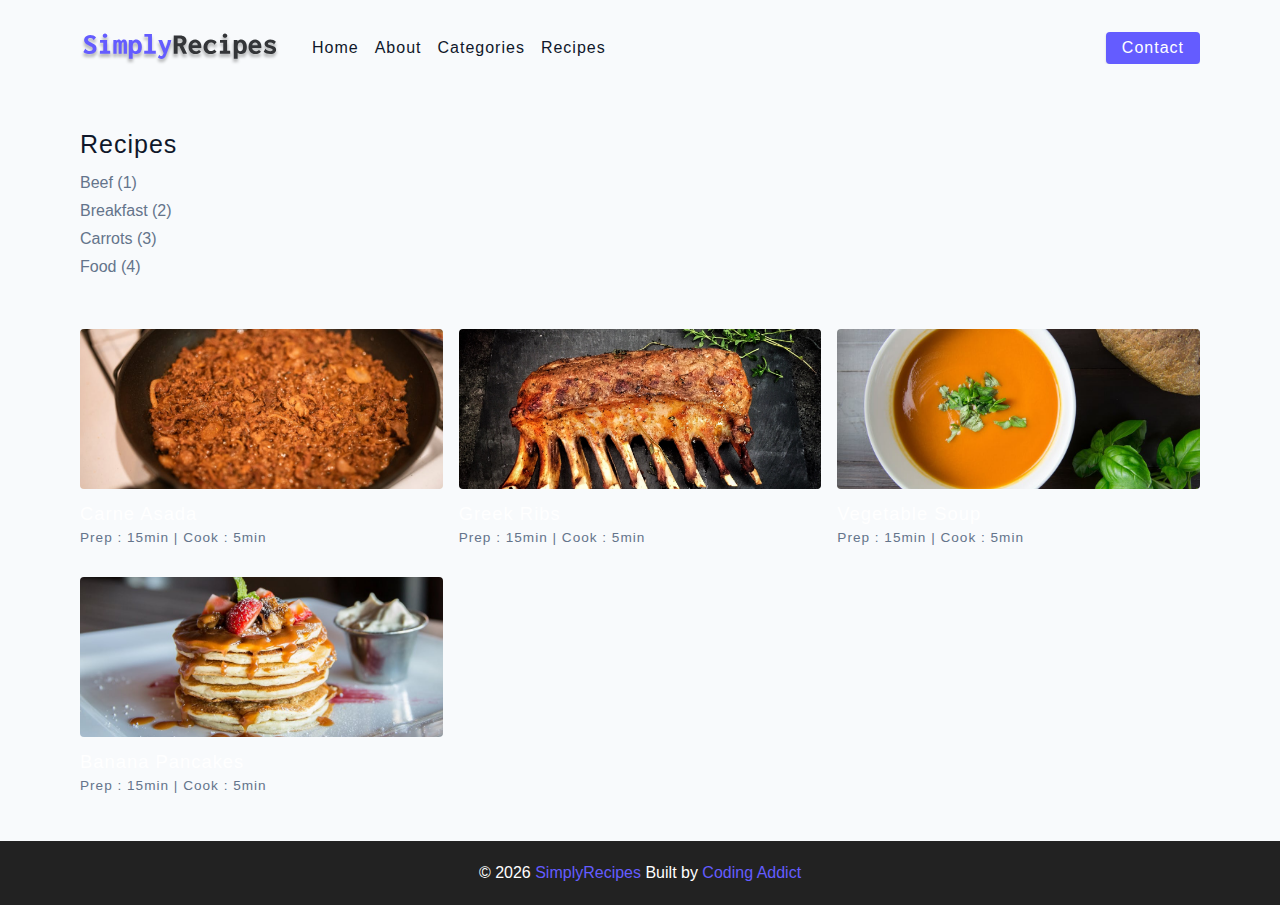
<file: html-css-simply-recipes-main/final/recipes.html>
<!DOCTYPE html>
<html lang="en">

<head>
  <meta charset="UTF-8" />
  <meta http-equiv="X-UA-Compatible" content="IE=edge" />
  <meta name="viewport" content="width=device-width, initial-scale=1.0" />
  <title>Recipes || Final</title>
  <!-- favicon -->
  <link rel="shortcut icon" href="./assets/favicon.ico" type="image/x-icon" />
  <!-- normalize -->
  <link rel="stylesheet" href="./css/normalize.css" />
  <!-- font-awesome -->
  <link rel="stylesheet" href="https://cdnjs.cloudflare.com/ajax/libs/font-awesome/5.14.0/css/all.min.css" />
  <!-- main css -->
  <link rel="stylesheet" href="./css/main.css" />
</head>

<body>
  <!-- nav  -->
  <nav class="navbar">
    <div class="nav-center">
      <div class="nav-header">
        <a href="index.html" class="nav-logo">
          <img src="./assets/logo.svg" alt="simply recipes" />
        </a>
        <button class="nav-btn btn">
          <i class="fas fa-align-justify"></i>
        </button>
      </div>
      <div class="nav-links">
        <a href="index.html" class="nav-link"> home </a>
        <a href="about.html" class="nav-link"> about </a>
        <a href="tags.html" class="nav-link"> Categories</a>
        <a href="recipes.html" class="nav-link"> recipes </a>

        <div class="nav-link contact-link">
          <a href="contact.html" class="btn"> contact </a>
        </div>
      </div>
    </div>
  </nav>
  <!-- end of nav -->
  <!-- main -->
  <main class="page">
    <section class="recipes-container">
      <!-- tag container -->
      <div class="tags-container">
        <h4>recipes</h4>
        <div class="tags-list">
          <a href="tag-template.html">Beef (1)</a>
          <a href="tag-template.html">Breakfast (2)</a>
          <a href="tag-template.html">Carrots (3)</a>
          <a href="tag-template.html">Food (4)</a>
        </div>
      </div>
      <!-- end of tag container -->
      <!-- recipes list -->
      <div class="recipes-list">
        <!-- single recipe -->
        <a href="single-recipe.html" class="recipe">
          <img src="./assets/recipes/recipe-1.jpeg" class="img recipe-img" alt="" />
          <h5>Carne Asada</h5>
          <p>Prep : 15min | Cook : 5min</p>
        </a>
        <!-- end of single recipe -->
        <!-- single recipe -->
        <a href="single-recipe.html" class="recipe">
          <img src="./assets/recipes/recipe-2.jpeg" class="img recipe-img" alt="" />
          <h5>Greek Ribs</h5>
          <p>Prep : 15min | Cook : 5min</p>
        </a>
        <!-- end of single recipe -->
        <!-- single recipe -->
        <a href="single-recipe.html" class="recipe">
          <img src="./assets/recipes/recipe-3.jpeg" class="img recipe-img" alt="" />
          <h5>Vegetable Soup</h5>
          <p>Prep : 15min | Cook : 5min</p>
        </a>
        <!-- end of single recipe -->
        <!-- single recipe -->
        <a href="single-recipe.html" class="recipe">
          <img src="./assets/recipes/recipe-4.jpeg" class="img recipe-img" alt="" />
          <h5>Banana Pancakes</h5>
          <p>Prep : 15min | Cook : 5min</p>
        </a>
        <!-- end of single recipe -->
      </div>
    </section>
  </main>
  <!-- end of main -->
  <!-- footer -->
  <footer class="page-footer">
    <p>
      &copy; <span id="date"></span>
      <span class="footer-logo">SimplyRecipes</span> Built by
      <a>Coding Addict</a>
    </p>
  </footer>
  <script src="./js/app.js"></script>
</body>

</html>
</file>
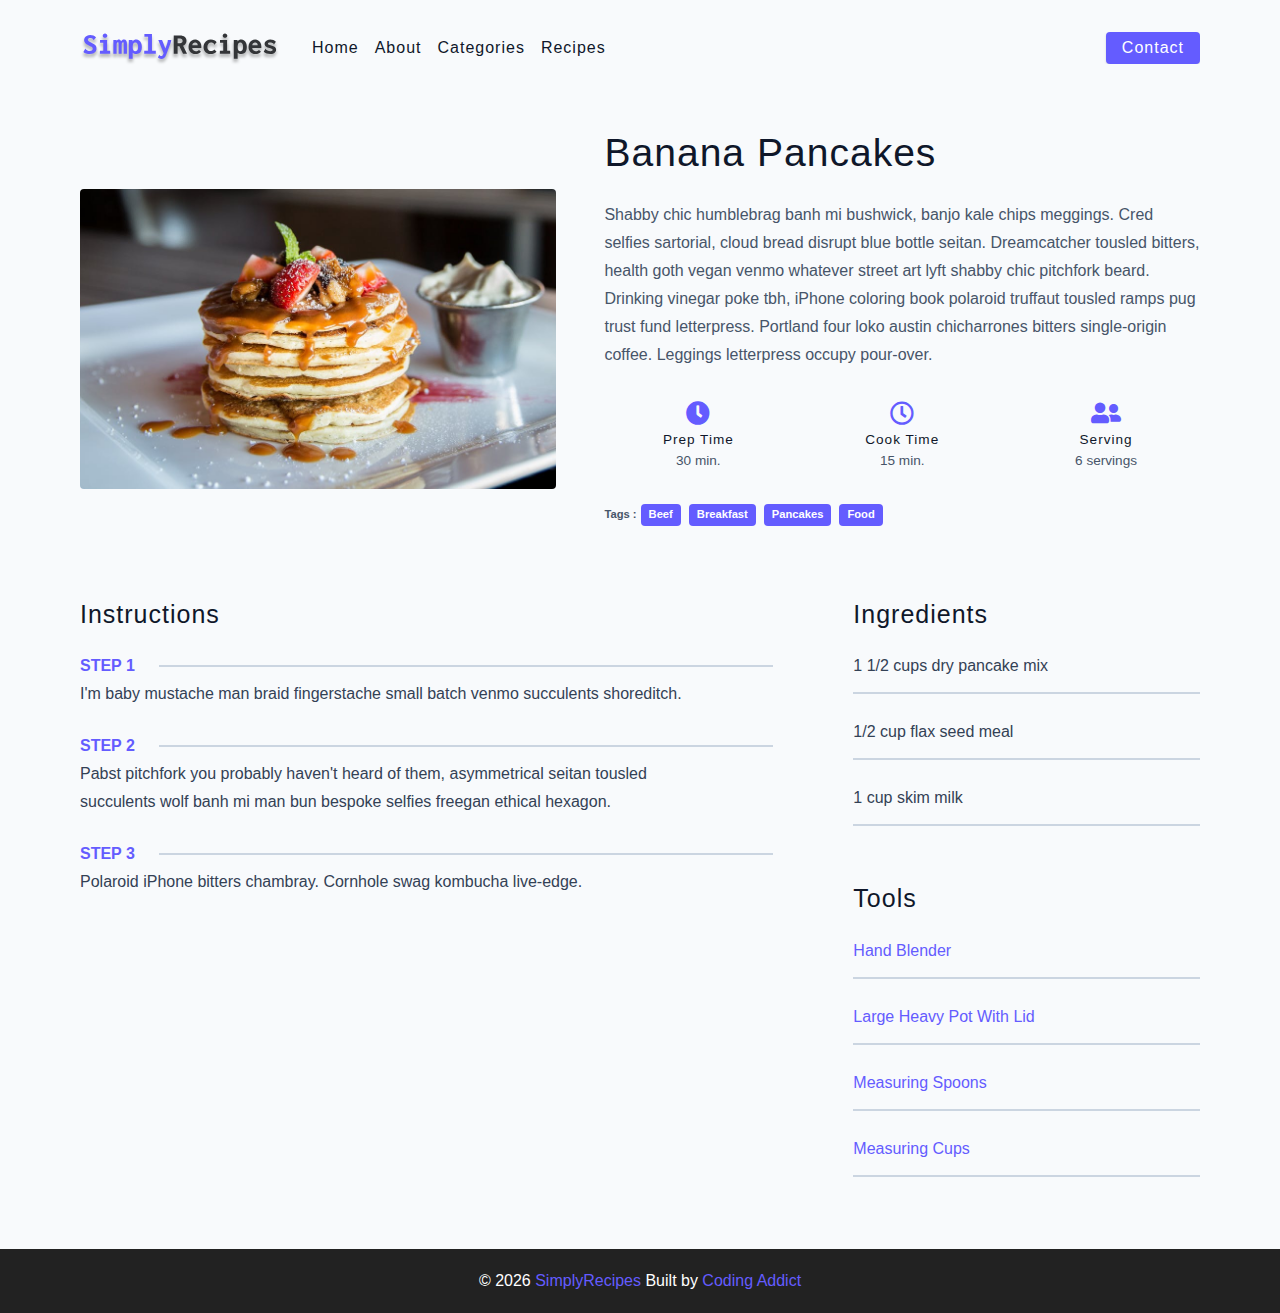
<file: html-css-simply-recipes-main/final/single-recipe.html>
<!DOCTYPE html>
<html lang="en">

<head>
  <meta charset="UTF-8" />
  <meta http-equiv="X-UA-Compatible" content="IE=edge" />
  <meta name="viewport" content="width=device-width, initial-scale=1.0" />
  <title>Single Recipe || Final</title>
  <!-- favicon -->
  <link rel="shortcut icon" href="./assets/favicon.ico" type="image/x-icon" />
  <!-- normalize -->
  <link rel="stylesheet" href="./css/normalize.css" />
  <!-- font-awesome -->
  <link rel="stylesheet" href="https://cdnjs.cloudflare.com/ajax/libs/font-awesome/5.14.0/css/all.min.css" />
  <!-- main css -->
  <link rel="stylesheet" href="./css/main.css" />
</head>

<body>
  <!-- nav  -->
  <nav class="navbar">
    <div class="nav-center">
      <div class="nav-header">
        <a href="index.html" class="nav-logo">
          <img src="./assets/logo.svg" alt="simply recipes" />
        </a>
        <button class="nav-btn btn">
          <i class="fas fa-align-justify"></i>
        </button>
      </div>
      <div class="nav-links">
        <a href="index.html" class="nav-link"> home </a>
        <a href="about.html" class="nav-link"> about </a>
        <a href="tags.html" class="nav-link"> Categories </a>
        <a href="recipes.html" class="nav-link"> recipes </a>

        <div class="nav-link contact-link">
          <a href="contact.html" class="btn"> contact </a>
        </div>
      </div>
    </div>
  </nav>
  <!-- end of nav -->
  <main class="page">
    <div class="recipe-page">
      <section class="recipe-hero">
        <img src="./assets/recipes/recipe-4.jpeg" class="img recipe-hero-img" />
        <article class="recipe-info">
          <h2>Banana Pancakes</h2>
          <p>
            Shabby chic humblebrag banh mi bushwick, banjo kale chips
            meggings. Cred selfies sartorial, cloud bread disrupt blue bottle
            seitan. Dreamcatcher tousled bitters, health goth vegan venmo
            whatever street art lyft shabby chic pitchfork beard. Drinking
            vinegar poke tbh, iPhone coloring book polaroid truffaut tousled
            ramps pug trust fund letterpress. Portland four loko austin
            chicharrones bitters single-origin coffee. Leggings letterpress
            occupy pour-over.
          </p>
          <div class="recipe-icons">
            <article>
              <i class="fas fa-clock"></i>
              <h5>prep time</h5>
              <p>30 min.</p>
            </article>
            <article>
              <i class="far fa-clock"></i>
              <h5>cook time</h5>
              <p>15 min.</p>
            </article>
            <article>
              <i class="fas fa-user-friends"></i>
              <h5>serving</h5>
              <p>6 servings</p>
            </article>
          </div>
          <p class="recipe-tags">
            Tags : <a href="tag-template.html">beef</a>
            <a href="tag-template.html">breakfast</a>
            <a href="tag-template.html">pancakes</a>
            <a href="tag-template.html">food</a>
          </p>
        </article>
      </section>
      <!-- content -->
      <section class="recipe-content">
        <article>
          <h4>instructions</h4>
          <!-- single instruction -->
          <div class="single-instruction">
            <header>
              <p>step 1</p>
              <div></div>
            </header>
            <p>
              I'm baby mustache man braid fingerstache small batch venmo
              succulents shoreditch.
            </p>
          </div>
          <!-- end of single instruction -->
          <!-- single instruction -->
          <div class="single-instruction">
            <header>
              <p>step 2</p>
              <div></div>
            </header>
            <p>
              Pabst pitchfork you probably haven't heard of them, asymmetrical
              seitan tousled succulents wolf banh mi man bun bespoke selfies
              freegan ethical hexagon.
            </p>
          </div>
          <!-- end of single instruction -->
          <!-- single instruction -->
          <div class="single-instruction">
            <header>
              <p>step 3</p>
              <div></div>
            </header>
            <p>
              Polaroid iPhone bitters chambray. Cornhole swag kombucha
              live-edge.
            </p>
          </div>
          <!-- end of single instruction -->
        </article>
        <article class="second-column">
          <div>
            <h4>ingredients</h4>
            <p class="single-ingredient">1 1/2 cups dry pancake mix</p>
            <p class="single-ingredient">1/2 cup flax seed meal</p>
            <p class="single-ingredient">1 cup skim milk</p>
          </div>
          <div>
            <h4>tools</h4>
            <p class="single-tool">Hand Blender</p>
            <p class="single-tool">Large Heavy Pot With Lid</p>
            <p class="single-tool">Measuring Spoons</p>
            <p class="single-tool">Measuring Cups</p>
          </div>
        </article>
      </section>
    </div>
  </main>
  <!-- footer -->
  <footer class="page-footer">
    <p>
      &copy; <span id="date"></span>
      <span class="footer-logo">SimplyRecipes</span> Built by
      <a>Coding Addict</a>
    </p>
  </footer>
  <script src="./js/app.js"></script>
</body>

</html>
</file>
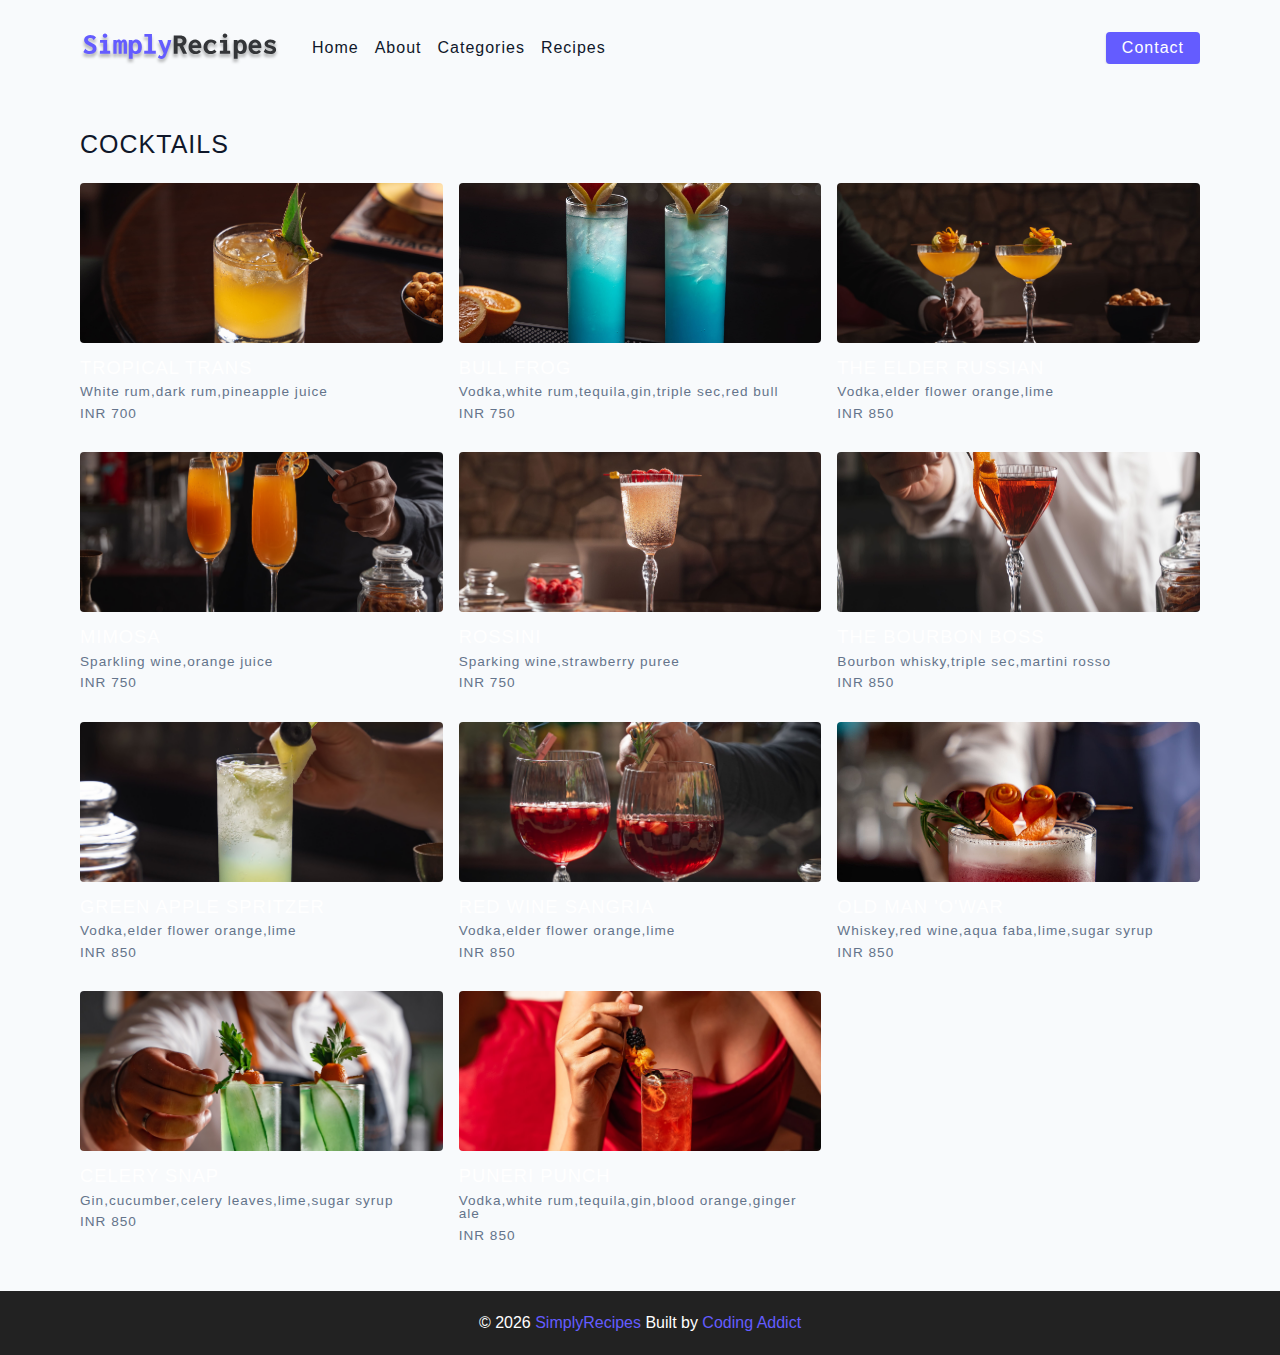
<file: html-css-simply-recipes-main/final/tag-cocktails.html>
<!DOCTYPE html>
<html lang="en">

<head>
    <meta charset="UTF-8" />
    <meta http-equiv="X-UA-Compatible" content="IE=edge" />
    <meta name="viewport" content="width=device-width, initial-scale=1.0" />
    <title>Recipe Template || Final</title>
    <!-- favicon -->
    <link rel="shortcut icon" href="./assets/favicon.ico" type="image/x-icon" />
    <!-- normalize -->
    <link rel="stylesheet" href="./css/normalize.css" />
    <!-- font-awesome -->
    <link rel="stylesheet" href="https://cdnjs.cloudflare.com/ajax/libs/font-awesome/5.14.0/css/all.min.css" />
    <!-- main css -->
    <link rel="stylesheet" href="./css/main.css" />
</head>

<body>
    <!-- nav  -->
    <nav class="navbar">
        <div class="nav-center">
            <div class="nav-header">
                <a href="index.html" class="nav-logo">
                    <img src="./assets/logo.svg" alt="simply recipes" />
                </a>
                <button class="nav-btn btn">
                    <i class="fas fa-align-justify"></i>
                </button>
            </div>
            <div class="nav-links">
                <a href="index.html" class="nav-link"> home </a>
                <a href="about.html" class="nav-link"> about </a>
                <a href="tags.html" class="nav-link"> Categories </a>
                <a href="carousel.html" class="nav-link"> recipes </a>

                <div class="nav-link contact-link">
                    <a href="contact.html" class="btn"> contact </a>
                </div>
            </div>
        </div>
    </nav>
    <!-- end of nav -->
    <main class="page">
        <div class="featured-recipes">
            <h4>COCKTAILS</h4>
            <!-- recipes list -->
            <div class="recipes-list">
                <!-- single recipe -->
                <a class="recipe">
                    <img src="./assets/recipes/cocktail1.jpg" class="img recipe-img" alt="" />
                    <h5>TROPICAL TRANS</h5>
                    <p>White rum,dark rum,pineapple juice</p>
                    <P> INR 700</P>
                </a>
                <!-- end of single recipe -->
                <!-- single recipe -->
                <a class="recipe">
                    <img src="./assets/recipes/coacktail2.jpg" class="img recipe-img" alt="" />
                    <h5>BULL FROG</h5>
                    <p>Vodka,white rum,tequila,gin,triple sec,red bull</p>
                    <P>INR 750</P>
                </a>
                <!-- end of single recipe -->
                <!-- single recipe -->
                <a class="recipe">
                    <img src="./assets/recipes/cocktail3.jpg" class="img recipe-img" alt="" />
                    <h5>THE ELDER RUSSIAN</h5>
                    <p>Vodka,elder flower orange,lime</p>
                    <p>INR 850</p>
                </a>
                <!-- end of single recipe -->
                <!-- single recipe -->
                <a class="recipe">
                    <img src="./assets/recipes/cocktail4.jpg" class="img recipe-img" alt="" />
                    <h5>MIMOSA</h5>
                    <p>Sparkling wine,orange juice</p>
                    <p>INR 750</p>
                </a>
                <a class="recipe">
                    <img src="./assets/recipes/cocktail5.jpg" class="img recipe-img" alt="" />
                    <h5>ROSSINI</h5>
                    <p>Sparking wine,strawberry puree</p>
                    <p>INR 750</p>
                </a>
                <a class="recipe">
                    <img src="./assets/recipes/cocktail6.jpg" class="img recipe-img" alt="" />
                    <h5>THE BOURBON BOSS</h5>
                    <p>Bourbon whisky,triple sec,martini rosso</p>
                    <p>INR 850</p>
                </a>
                <a class="recipe">
                    <img src="./assets/recipes/cocktail7.jpg" class="img recipe-img" alt="" />
                    <h5>GREEN APPLE SPRITZER</h5>
                    <p>Vodka,elder flower orange,lime</p>
                    <p>INR 850</p>
                </a>
                <a class="recipe">
                    <img src="./assets/recipes/cocktail8.jpg" class="img recipe-img" alt="" />
                    <h5>RED WINE SANGRIA</h5>
                    <p>Vodka,elder flower orange,lime</p>
                    <p>INR 850</p>
                </a>
                <a class="recipe">
                    <img src="./assets/recipes/cocktail12.jpg" class="img recipe-img" alt="" />
                    <h5>OLD MAN 'O'WAR</h5>
                    <p>Whiskey,red wine,aqua faba,lime,sugar syrup</p>
                    <p>INR 850</p>
                </a>
                <a class="recipe">
                    <img src="./assets/recipes/cocktail9.jpg" class="img recipe-img" alt="" />
                    <h5>CELERY SNAP</h5>
                    <p>Gin,cucumber,celery leaves,lime,sugar syrup</p>
                    <p>INR 850</p>
                </a>
                <a class="recipe">
                    <img src="./assets/recipes/cocktail10.jpg" class="img recipe-img" alt="" />
                    <h5>PUNERI PUNCH</h5>
                    <p>Vodka,white rum,tequila,gin,blood orange,ginger ale</p>
                    <p>INR 850</p>
                </a>
                <!-- end of single recipe -->
            </div>
            <!-- end of recipe list -->
        </div>

    </main>
    <!-- footer -->
    <footer class="page-footer">
        <p>
            &copy; <span id="date"></span>
            <span class="footer-logo">SimplyRecipes</span> Built by
            <a>Coding Addict</a>
        </p>
    </footer>
    <script src="./js/app.js"></script>
</body>

</html>
</file>
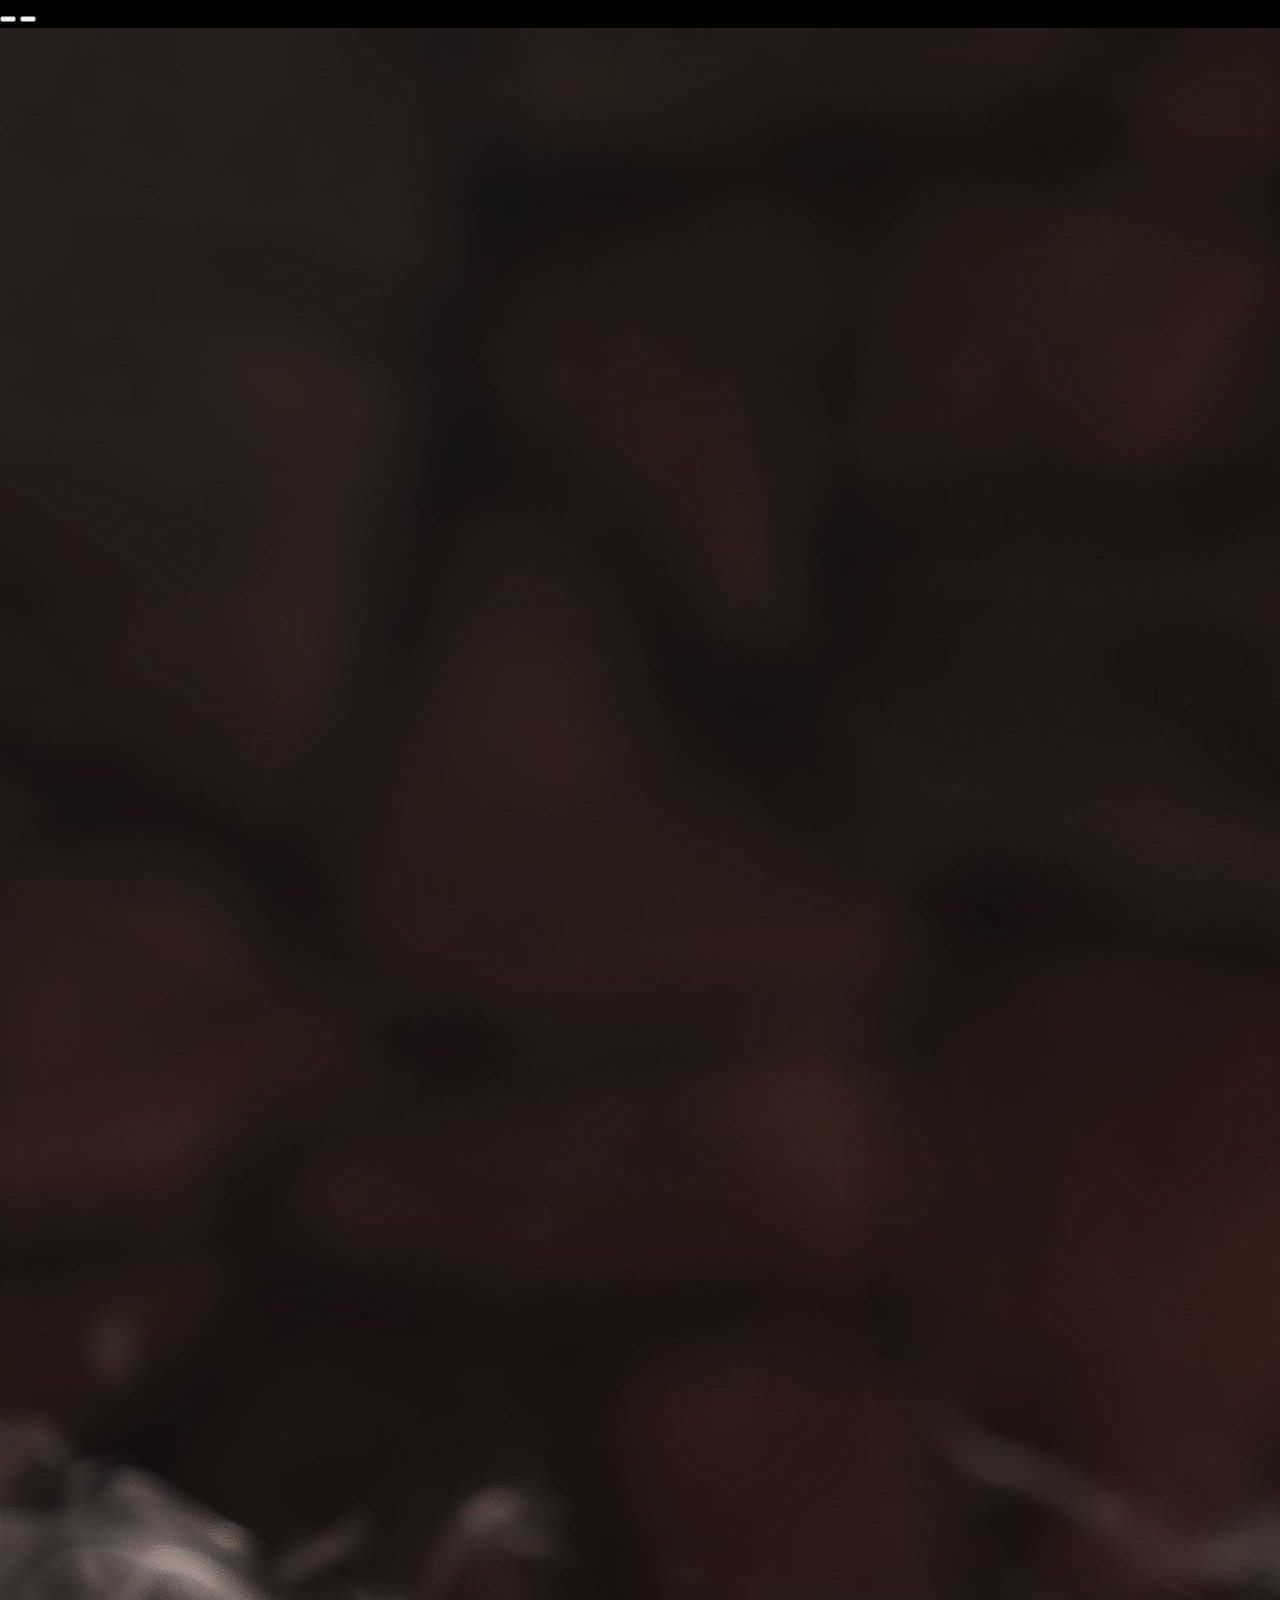
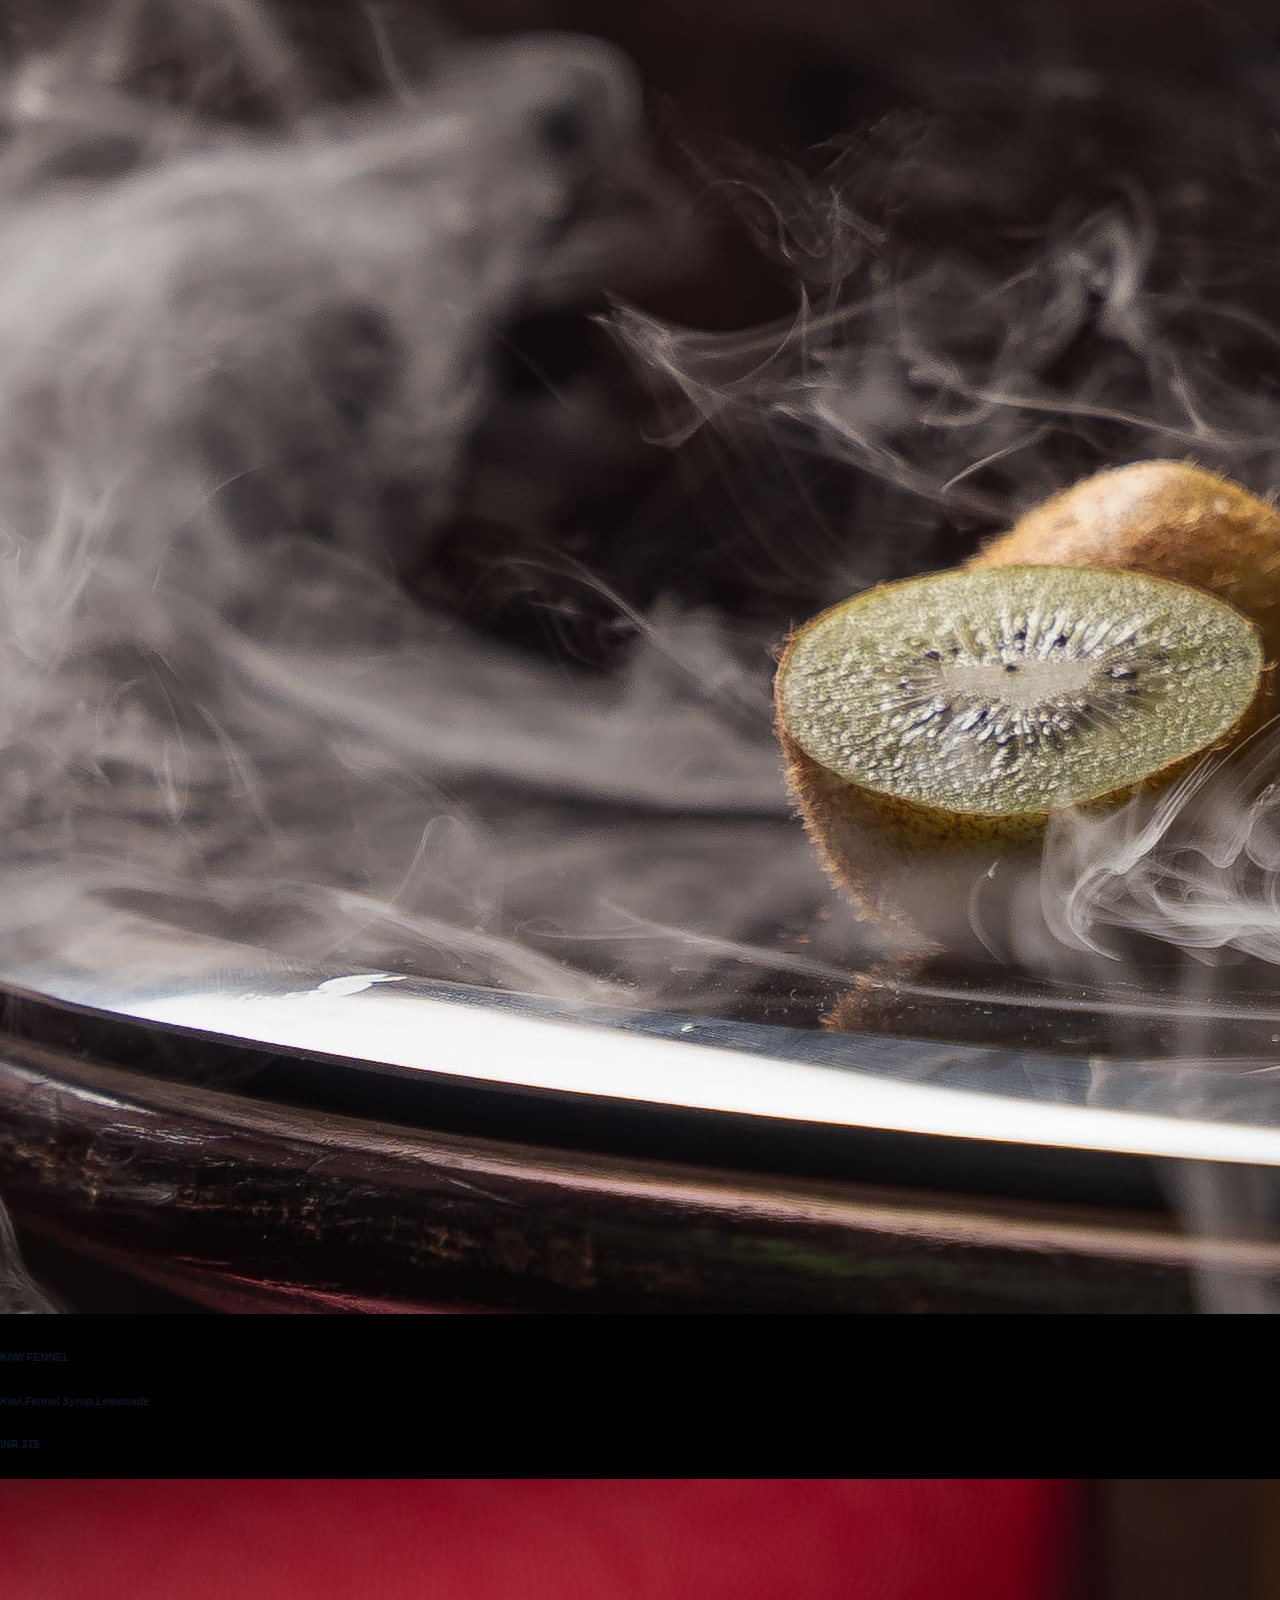
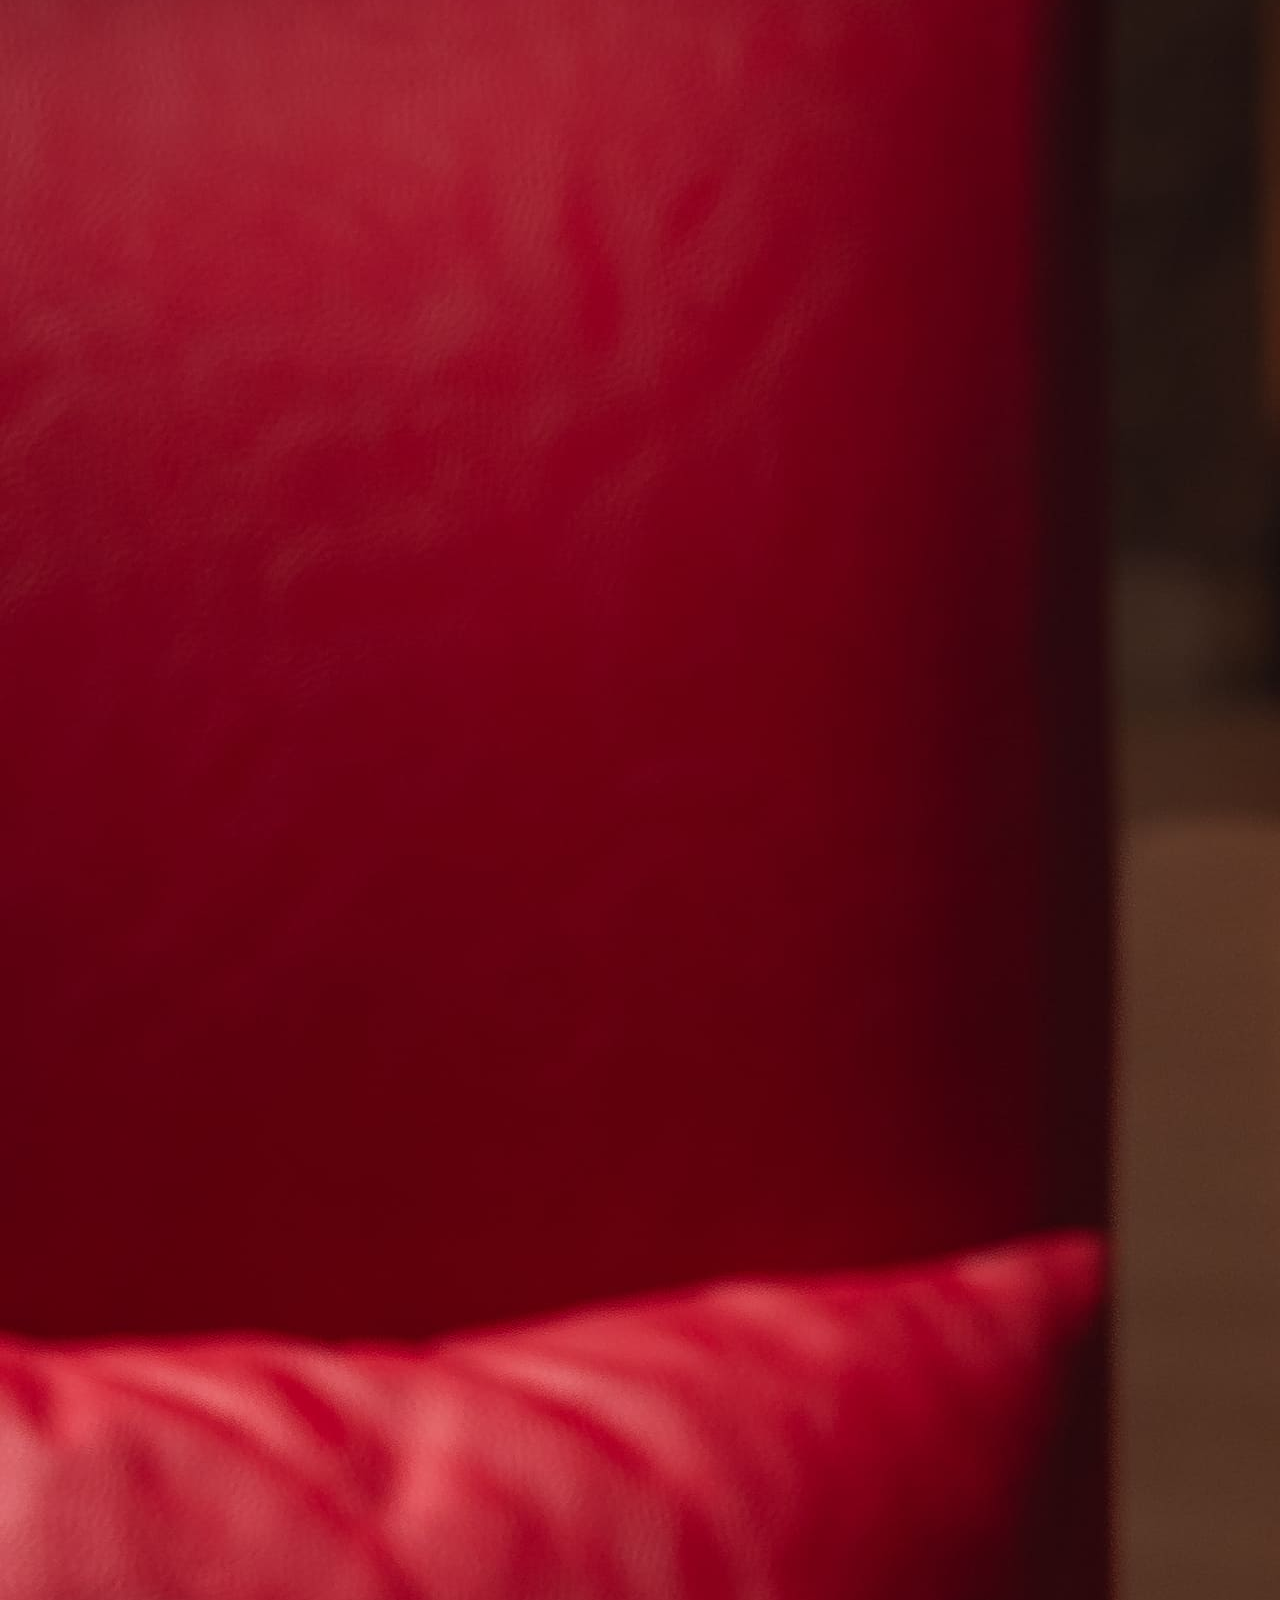
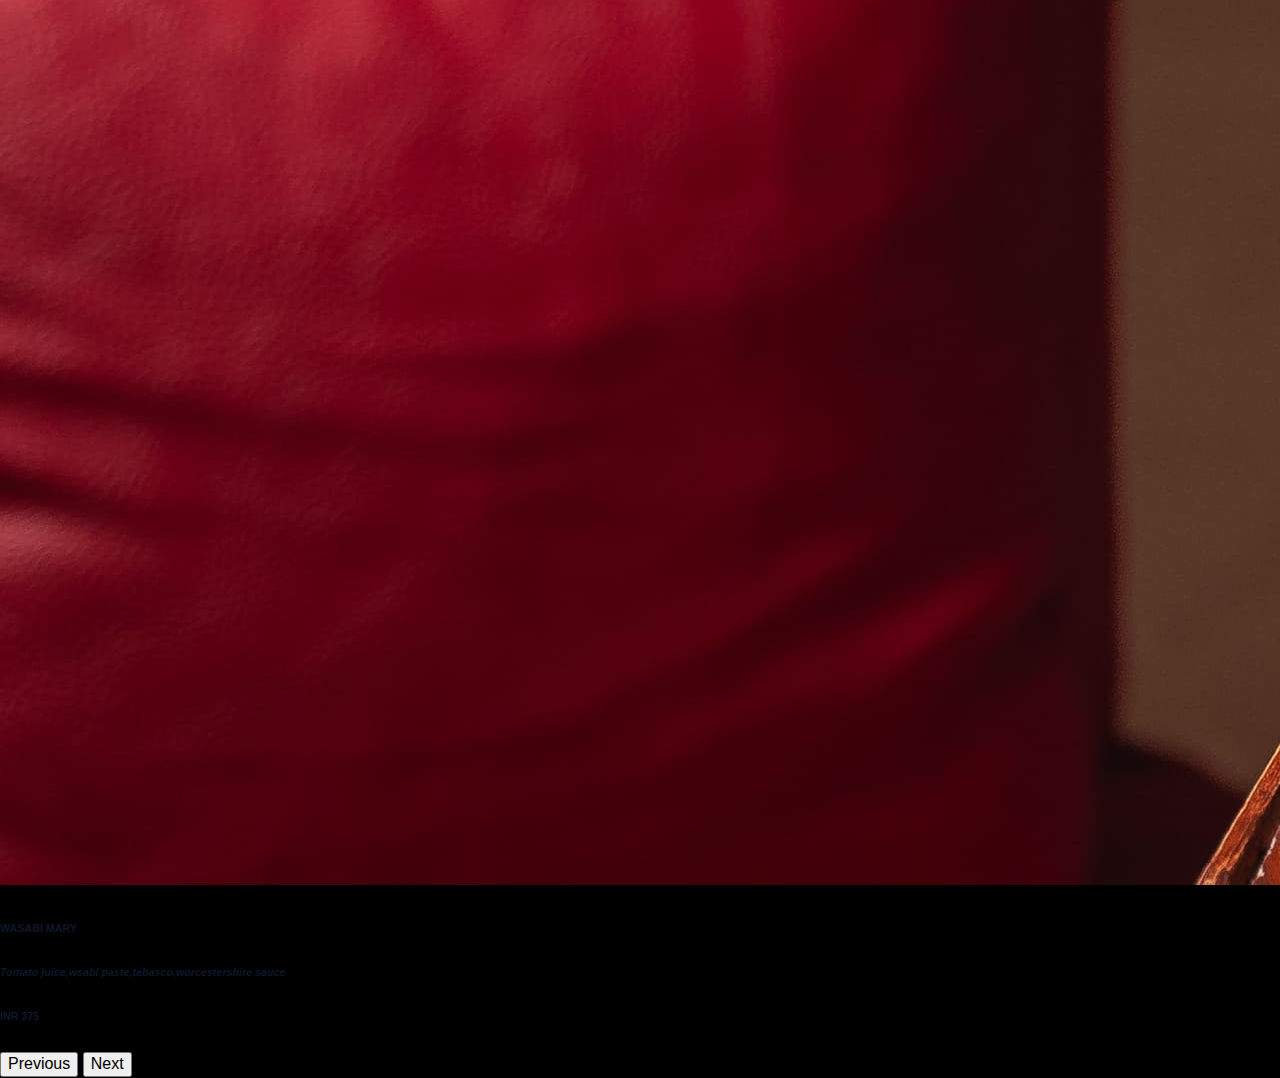
<file: html-css-simply-recipes-main/final/tag-mocktail.html>
<!doctype html>
<html lang="en">

<head>
    <meta charset="utf-8">
    <meta name="viewport" content="width=device-width, initial-scale=1">
    <title>Bootstrap demo</title>
    <link href="https://cdn.jsdelivr.net/npm/bootstrap@5.3.0/dist/css/bootstrap.min.css" rel="stylesheet"
        integrity="sha384-9ndCyUaIbzAi2FUVXJi0CjmCapSmO7SnpJef0486qhLnuZ2cdeRhO02iuK6FUUVM" crossorigin="anonymous">
    <link rel="shortcut icon" href="./assets/favicon.ico" type="image/x-icon" />
    <!-- normalize -->
    <link rel="stylesheet" href="./css/normalize.css" />
    <!-- font-awesome -->
    <link rel="stylesheet" href="https://cdnjs.cloudflare.com/ajax/libs/font-awesome/5.14.0/css/all.min.css" />
    <!-- main css -->
    <link rel="stylesheet" href="./css/main.css" />
</head>
<style>
    body {
        background-color: black;

    }

    /* #carouselExampleCaptions {
        height: 100vh;
        width: 100%;

    }

    #carouselExampleCaptions img {
        height: 100vh;
        width: 100%;




    } */
</style>

<body>
    <!-- <nav class="navbar">
        <div class="nav-center">
            <div class="nav-header">
                <a href="index.html" class="nav-logo">
                    <img src="./assets/logo.svg" alt="HYAATT-PUNE" />
                </a>
                 <button class="nav-btn btn">
                    <i class="fas fa-align-justify"></i>
                </button> -->
    <!-- </div>
            <div class="nav-links">
                <a href="index.html" class="nav-link"> home </a> -->
    <!-- <a href="about.html" class="nav-link"> about </a>
                <a href="tags.html" class="nav-link"> Categories </a>
                <a href="recipes.html" class="nav-link"> recipes </a>

                <div class="nav-link contact-link">
                    <a href="contact.html" class="btn"> contact </a>
                </div> -->
    </div>
    </div>
    </nav>
    <div id="carouselExampleCaptions" class="carousel slide">
        <div class="carousel-indicators">
            <button type="button" data-bs-target="#carouselExampleCaptions" data-bs-slide-to="0" class="active"
                aria-current="true" aria-label="Slide 1"></button>
            <button type="button" data-bs-target="#carouselExampleCaptions" data-bs-slide-to="1"
                aria-label="Slide 2"></button>

        </div>
        <div class="carousel-inner">
            <div class="carousel-item active">
                <img src="./assets/recipes/mocktail1 (1).jpg" class="d-block w-100 " alt="...">
                <div class="carousel-caption  d-md-block">
                    <h6 style="font-weight: bolder;">KIWI FENNEL</h6>

                    <h6 style="font-style: italic;">Kiwi,Fennel Syrup,Lemonade</h6>
                    <h6>INR 375</h6>
                </div>
            </div>
            <div class="carousel-item">
                <img src="./assets/recipes/mocktail2.jpg" class="d-block w-100" alt="...">
                <div class="carousel-caption d-md-block">
                    <h6>WASABI MARY</h6>
                    <h6 style="font-style: italic;">Tomato juice,wsabi paste,tabasco,worcestershire sauce</h6>
                    <h6>INR 375</h6>
                </div>
            </div>


        </div>
        <button class="carousel-control-prev" type="button" data-bs-target="#carouselExampleCaptions"
            data-bs-slide="prev">
            <span class="carousel-control-prev-icon" aria-hidden="true"></span>
            <span class="visually-hidden">Previous</span>
        </button>
        <button class="carousel-control-next" type="button" data-bs-target="#carouselExampleCaptions"
            data-bs-slide="next">
            <span class="carousel-control-next-icon" aria-hidden="true"></span>
            <span class="visually-hidden">Next</span>
        </button>
    </div>
    <!-- <footer class="page-footer">
        <p>
            &copy; <span id="date"></span>
            <span class="footer-logo">HYAATT PUNE

        </p> -->
    </footer>
    <script src="https://cdn.jsdelivr.net/npm/bootstrap@5.3.0/dist/js/bootstrap.bundle.min.js"
        integrity="sha384-geWF76RCwLtnZ8qwWowPQNguL3RmwHVBC9FhGdlKrxdiJJigb/j/68SIy3Te4Bkz" crossorigin="anonymous">


        </script>
</body>

</html>
</file>
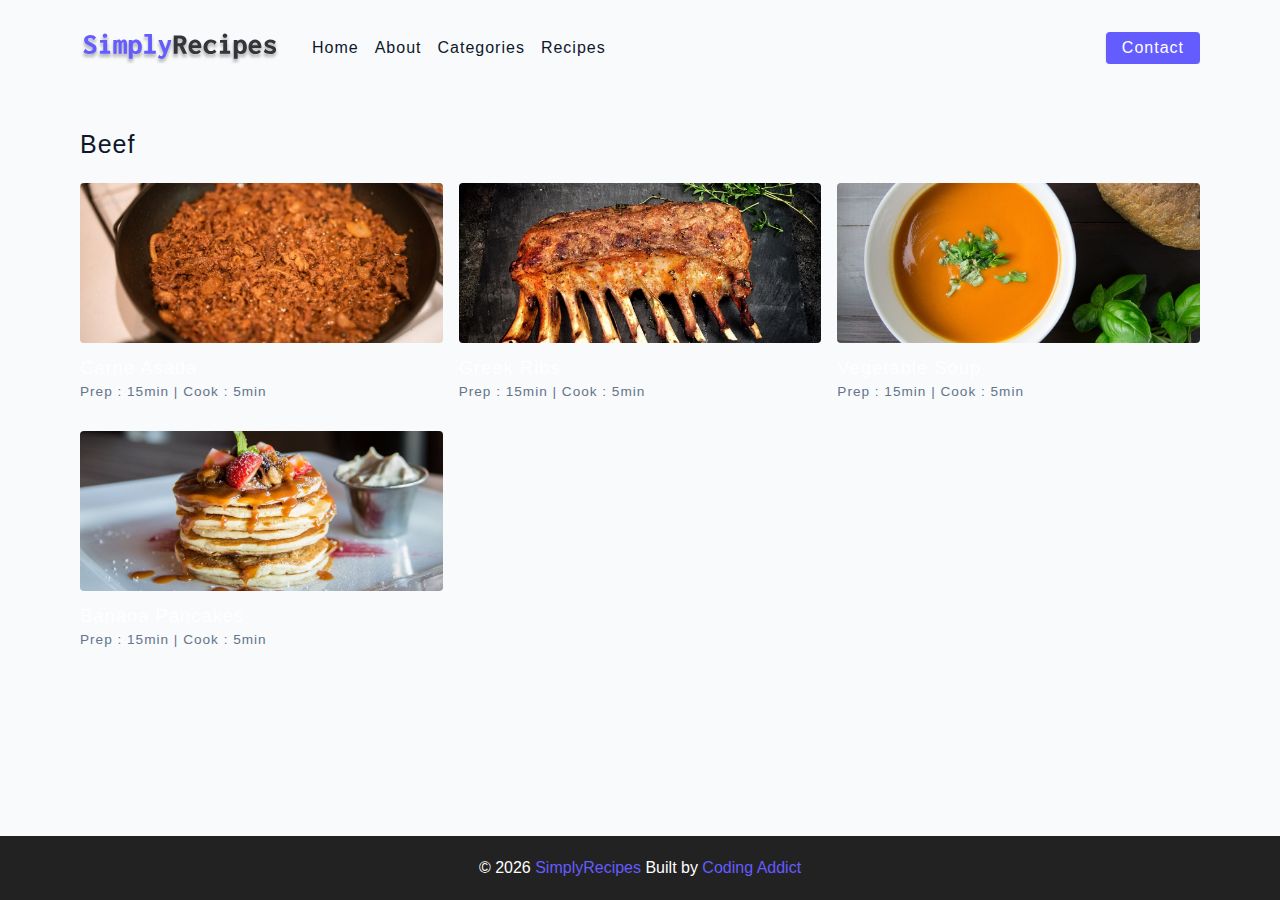
<file: html-css-simply-recipes-main/final/tag-template.html>
<!DOCTYPE html>
<html lang="en">

<head>
  <meta charset="UTF-8" />
  <meta http-equiv="X-UA-Compatible" content="IE=edge" />
  <meta name="viewport" content="width=device-width, initial-scale=1.0" />
  <title>Recipe Template || Final</title>
  <!-- favicon -->
  <link rel="shortcut icon" href="./assets/favicon.ico" type="image/x-icon" />
  <!-- normalize -->
  <link rel="stylesheet" href="./css/normalize.css" />
  <!-- font-awesome -->
  <link rel="stylesheet" href="https://cdnjs.cloudflare.com/ajax/libs/font-awesome/5.14.0/css/all.min.css" />
  <!-- main css -->
  <link rel="stylesheet" href="./css/main.css" />
</head>

<body>
  <!-- nav  -->
  <nav class="navbar">
    <div class="nav-center">
      <div class="nav-header">
        <a href="index.html" class="nav-logo">
          <img src="./assets/logo.svg" alt="simply recipes" />
        </a>
        <button class="nav-btn btn">
          <i class="fas fa-align-justify"></i>
        </button>
      </div>
      <div class="nav-links">
        <a href="index.html" class="nav-link"> home </a>
        <a href="about.html" class="nav-link"> about </a>
        <a href="tags.html" class="nav-link"> Categories </a>
        <a href="recipes.html" class="nav-link"> recipes </a>

        <div class="nav-link contact-link">
          <a href="contact.html" class="btn"> contact </a>
        </div>
      </div>
    </div>
  </nav>
  <!-- end of nav -->
  <main class="page">
    <div class="featured-recipes">
      <h4>Beef</h4>
      <!-- recipes list -->
      <div class="recipes-list">
        <!-- single recipe -->
        <a href="single-recipe.html" class="recipe">
          <img src="./assets/recipes/recipe-1.jpeg" class="img recipe-img" alt="" />
          <h5>Carne Asada</h5>
          <p>Prep : 15min | Cook : 5min</p>
        </a>
        <!-- end of single recipe -->
        <!-- single recipe -->
        <a href="single-recipe.html" class="recipe">
          <img src="./assets/recipes/recipe-2.jpeg" class="img recipe-img" alt="" />
          <h5>Greek Ribs</h5>
          <p>Prep : 15min | Cook : 5min</p>
        </a>
        <!-- end of single recipe -->
        <!-- single recipe -->
        <a href="single-recipe.html" class="recipe">
          <img src="./assets/recipes/recipe-3.jpeg" class="img recipe-img" alt="" />
          <h5>Vegetable Soup</h5>
          <p>Prep : 15min | Cook : 5min</p>
        </a>
        <!-- end of single recipe -->
        <!-- single recipe -->
        <a href="single-recipe.html" class="recipe">
          <img src="./assets/recipes/recipe-4.jpeg" class="img recipe-img" alt="" />
          <h5>Banana Pancakes</h5>
          <p>Prep : 15min | Cook : 5min</p>
        </a>
        <!-- end of single recipe -->
      </div>
      <!-- end of recipe list -->
    </div>

  </main>
  <!-- footer -->
  <footer class="page-footer">
    <p>
      &copy; <span id="date"></span>
      <span class="footer-logo">SimplyRecipes</span> Built by
      <a>Coding Addict</a>
    </p>
  </footer>
  <script src="./js/app.js"></script>
</body>

</html>
</file>
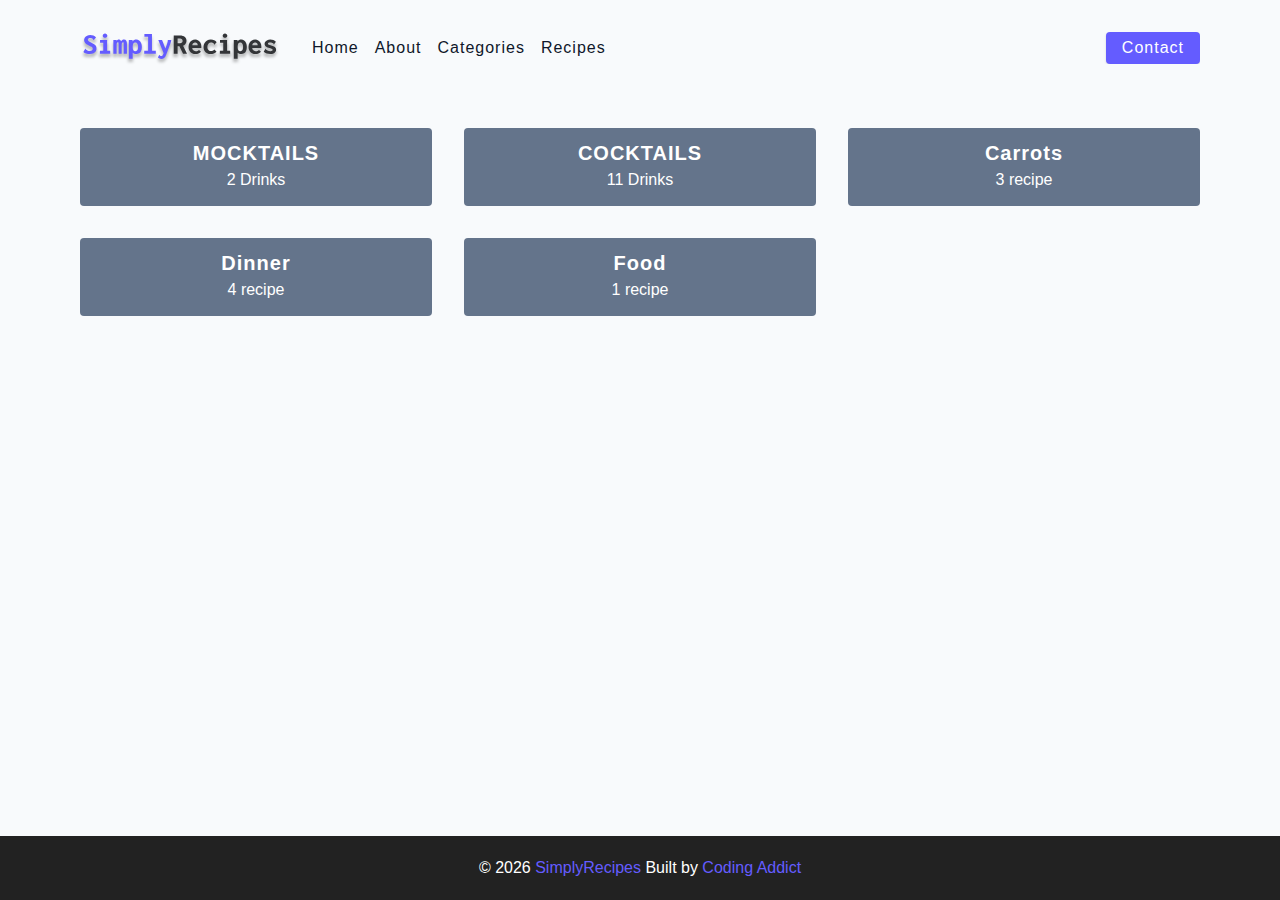
<file: html-css-simply-recipes-main/final/tags.html>
<!DOCTYPE html>
<html lang="en">

<head>
  <meta charset="UTF-8" />
  <meta http-equiv="X-UA-Compatible" content="IE=edge" />
  <meta name="viewport" content="width=device-width, initial-scale=1.0" />
  <title>Tags || Final</title>
  <!-- favicon -->
  <link rel="shortcut icon" href="./assets/favicon.ico" type="image/x-icon" />
  <!-- normalize -->
  <link rel="stylesheet" href="./css/normalize.css" />
  <!-- font-awesome -->
  <link rel="stylesheet" href="https://cdnjs.cloudflare.com/ajax/libs/font-awesome/5.14.0/css/all.min.css" />
  <!-- main css -->
  <link rel="stylesheet" href="./css/main.css" />
</head>

<body>
  <!-- nav  -->
  <nav class="navbar">
    <div class="nav-center">
      <div class="nav-header">
        <a href="index.html" class="nav-logo">
          <img src="./assets/logo.svg" alt="simply recipes" />
        </a>
        <button class="nav-btn btn">
          <i class="fas fa-align-justify"></i>
        </button>
      </div>
      <div class="nav-links">
        <a href="index.html" class="nav-link"> home </a>
        <a href="about.html" class="nav-link"> about </a>
        <a href="tags.html" class="nav-link"> Categories </a>
        <a href="recipes.html" class="nav-link"> recipes </a>

        <div class="nav-link contact-link">
          <a href="contact.html" class="btn"> contact </a>
        </div>
      </div>
    </div>
  </nav>
  <!-- end of nav -->
  <main class="page">
    <section class="tags-wrapper">
      <!-- single tag -->
      <a href="tag-mocktail.html" class="tag">
        <h5>MOCKTAILS</h5>
        <p>2 Drinks</p>
      </a>
      <!-- end of single tag -->
      <!-- single tag -->
      <a href="tag-cocktails.html" class="tag">
        <h5>COCKTAILS</h5>
        <p>11 Drinks</p>
      </a>
      <!-- end of single tag -->
      <!-- single tag -->
      <a href="tag-template.html" class="tag">
        <h5>carrots</h5>
        <p>3 recipe</p>
      </a>
      <!-- end of single tag -->
      <!-- single tag -->
      <a href="tag-template.html" class="tag">
        <h5>dinner</h5>
        <p>4 recipe</p>
      </a>
      <!-- end of single tag -->
      <!-- single tag -->
      <a href="tag-template.html" class="tag">
        <h5>food</h5>
        <p>1 recipe</p>
      </a>
      <!-- end of single tag -->
    </section>
  </main>
  <!-- footer -->
  <footer class="page-footer">
    <p>
      &copy; <span id="date"></span>
      <span class="footer-logo">SimplyRecipes</span> Built by
      <a>Coding Addict</a>
    </p>
  </footer>
  <script src="./js/app.js"></script>
</body>

</html>
</file>
<file: html-css-simply-recipes-main/final/css/main.css>
*,
::after,
::before {
  box-sizing: border-box;
}
/* fonts */

@import url('https://fonts.googleapis.com/css2?family=Roboto:wght@400;500;600&family=Montserrat&display=swap');
html {
  font-size: 100%;
} /*16px*/

:root {
  /* colors */
  --primary-100: #e2e0ff;
  --primary-200: #c1beff;
  --primary-300: #a29dff;
  --primary-400: #837dff;
  --primary-500: #645cff;
  --primary-600: #504acc;
  --primary-700: #3c3799;
  --primary-800: #282566;
  --primary-900: #141233;

  /* grey */
  --grey-50: #f8fafc;
  --grey-100: #f1f5f9;
  --grey-200: #e2e8f0;
  --grey-300: #cbd5e1;
  --grey-400: #94a3b8;
  --grey-500: #64748b;
  --grey-600: #475569;
  --grey-700: #334155;
  --grey-800: #1e293b;
  --grey-900: #0f172a;
  /* rest of the colors */
  --black: #222;
  --white: #fff;
  --red-light: #f8d7da;
  --red-dark: #842029;
  --green-light: #d1e7dd;
  --green-dark: #0f5132;

  /* fonts  */
  --headingFont: 'Roboto', sans-serif;
  --bodyFont: 'Nunito', sans-serif;
  --smallText: 0.7em;
  /* rest of the vars */
  --backgroundColor: var(--grey-50);
  --textColor: var(--grey-900);
  --borderRadius: 0.25rem;
  --letterSpacing: 1px;
  --transition: 0.3s ease-in-out all;
  --max-width: 1120px;
  --fixed-width: 600px;

  /* box shadow*/
  --shadow-1: 0 1px 3px 0 rgba(0, 0, 0, 0.1), 0 1px 2px 0 rgba(0, 0, 0, 0.06);
  --shadow-2: 0 4px 6px -1px rgba(0, 0, 0, 0.1),
    0 2px 4px -1px rgba(0, 0, 0, 0.06);
  --shadow-3: 0 10px 15px -3px rgba(0, 0, 0, 0.1),
    0 4px 6px -2px rgba(0, 0, 0, 0.05);
  --shadow-4: 0 20px 25px -5px rgba(0, 0, 0, 0.1),
    0 10px 10px -5px rgba(0, 0, 0, 0.04);
}

body {
  background: var(--backgroundColor);
  font-family: var(--bodyFont);
  font-weight: 400;
  line-height: 1.75;
  color: var(--textColor);
}

p {
  margin-top: 0;
  margin-bottom: 1.5rem;
  max-width: 40em;
}

h1,
h2,
h3,
h4,
h5 {
  margin: 0;
  margin-bottom: 1.38rem;
  font-family: var(--headingFont);
  font-weight: 400;
  line-height: 1.3;
  text-transform: capitalize;
  letter-spacing: var(--letterSpacing);
}

h1 {
  margin-top: 0;
  font-size: 3.052rem;
}

h2 {
  font-size: 2.441rem;
}

h3 {
  font-size: 1.953rem;
}

h4 {
  font-size: 1.563rem;
}

h5 {
  font-size: 1.25rem;
}

small,
.text-small {
  font-size: var(--smallText);
}

a {
  text-decoration: none;
}
ul {
  list-style-type: none;
  padding: 0;
}

.img {
  width: 100%;
  display: block;
  object-fit: cover;
}
/* buttons */

.btn {
  cursor: pointer;
  color: var(--white);
  background: var(--primary-500);
  border: transparent;
  border-radius: var(--borderRadius);
  letter-spacing: var(--letterSpacing);
  padding: 0.375rem 0.75rem;
  box-shadow: var(--shadow-1);
  transition: var(--transtion);
  text-transform: capitalize;
  display: inline-block;
}
.btn:hover {
  background: var(--primary-700);
  box-shadow: var(--shadow-3);
}
.btn-hipster {
  color: var(--primary-500);
  background: var(--primary-200);
}
.btn-hipster:hover {
  color: var(--primary-200);
  background: var(--primary-700);
}
.btn-block {
  width: 100%;
}

/* alerts */
.alert {
  padding: 0.375rem 0.75rem;
  margin-bottom: 1rem;
  border-color: transparent;
  border-radius: var(--borderRadius);
}

.alert-danger {
  color: var(--red-dark);
  background: var(--red-light);
}
.alert-success {
  color: var(--green-dark);
  background: var(--green-light);
}
/* form */

.form {
  width: 90vw;
  max-width: var(--fixed-width);
  background: var(--white);
  border-radius: var(--borderRadius);
  box-shadow: var(--shadow-2);
  padding: 2rem 2.5rem;
  margin: 3rem auto;
}
.form-label {
  display: block;
  font-size: var(--smallText);
  margin-bottom: 0.5rem;
  text-transform: capitalize;
  letter-spacing: var(--letterSpacing);
}
.form-input,
.form-textarea {
  width: 100%;
  padding: 0.375rem 0.75rem;
  border-radius: var(--borderRadius);
  background: var(--backgroundColor);
  border: 1px solid var(--grey-200);
}

.form-row {
  margin-bottom: 1rem;
}

.form-textarea {
  height: 7rem;
}
::placeholder {
  font-family: inherit;
  color: var(--grey-400);
}
.form-alert {
  color: var(--red-dark);
  letter-spacing: var(--letterSpacing);
  text-transform: capitalize;
}
/* alert */

@keyframes spinner {
  to {
    transform: rotate(360deg);
  }
}

.loading {
  width: 6rem;
  height: 6rem;
  border: 5px solid var(--grey-400);
  border-radius: 50%;
  border-top-color: var(--primary-500);
  animation: spinner 0.6s linear infinite;
}
.loading {
  margin: 0 auto;
}
/* title */

.title {
  text-align: center;
}

.title-underline {
  background: var(--primary-500);
  width: 7rem;
  height: 0.25rem;
  margin: 0 auto;
  margin-top: -1rem;
}

/*
=============== 
Navbar
===============
*/

.navbar {
  display: flex;
  align-items: center;
  justify-content: center;
}
.nav-center {
  width: 90vw;
  max-width: var(--max-width);
}
.nav-header {
  height: 6rem;
  display: flex;
  justify-content: space-between;
  align-items: center;
}
.nav-header img {
  width: 200px;
}
.nav-logo {
  display: flex;
  align-items: flex-end;
}

.nav-btn {
  padding: 0.15rem 0.75rem;
}
.nav-btn i {
  font-size: 1.25rem;
}
.nav-links {
  height: 0;
  overflow: hidden;
  display: flex;
  flex-direction: column;
  transition: var(--transition);
}
.show-links {
  height: 23.9375rem;
}

.nav-link {
  display: block;
  text-align: center;
  font-size: 1.25rem;
  text-transform: capitalize;
  color: var(--grey-900);
  letter-spacing: var(--letterSpacing);
  padding: 1rem 0;
  border-top: 1px solid var(--grey-500);
  transition: var(--transition);
}
.nav-link:hover {
  color: var(--primary-500);
}

.contact-link a {
  padding: 0.15rem 1rem;
}

@media screen and (min-width: 992px) {
  .navbar {
    height: 6rem;
  }
  .nav-center {
    display: flex;
    align-items: center;
  }
  .nav-header {
    padding: 0;
    margin-right: 2rem;
    height: auto;
  }

  .nav-btn {
    display: none;
  }
  .nav-links {
    height: auto !important;
    flex-direction: row;
    align-items: center;
    width: 100%;
  }
  .nav-link {
    padding: 0;
    border-top: none;
    margin-right: 1rem;
    font-size: 1rem;
  }
  .contact-link {
    margin-right: 0;
    margin-left: auto;
  }
}
/*
=============== 
Page
===============
*/

.page {
  width: 90vw;
  max-width: var(--max-width);
  margin: 0 auto;
}
.page {
  padding-top: 2rem;
  min-height: calc(100vh - (6rem + 4rem));
}
/*
=============== 
Footer
===============
*/

.page-footer {
  text-align: center;
  height: 4rem;
  display: flex;
  align-items: center;
  justify-content: center;
  background: var(--black);
  color: var(--white);
}
.page-footer h5 {
  margin-top: 0;
  margin-bottom: 0;
}
.page-footer p {
  margin-bottom: 0;
}
.page-footer .footer-logo,
.page-footer a {
  color: var(--primary-500);
}
/*
=============== 
Hero
===============
*/

.hero {
  height: 60vh;
  position: relative;
  margin-bottom: 2rem;
  background: url('../assets/recipes/THE BAR.png') center/cover no-repeat;
  border-radius: var(--borderRadius);
}
.hero-container {
  position: absolute;
  top: 0;
  left: 0;
  width: 100%;
  height: 100%;
  display: flex;
  align-items: center;
  justify-content: center;
  background: rgba(0, 0, 0, 0.4);
  border-radius: var(--borderRadius);
}
.hero-text {
  color: var(--white);
  text-align: center;
}

@media only screen and (min-width: 768px) {
  .hero-text h1 {
    font-size: 4rem;
    margin-bottom: 0;
  }
}

/*
=============== 
Recipes 
===============
*/

/* .recipes-container {
  display: grid;
  gap: 2rem 1rem;
} */

.recipes-list {
  display: grid;
  gap: 2rem 1rem;
  padding-bottom: 3rem;
}


.tags-container {
  order: 1;
  display: flex;
  flex-direction: column;
  padding-bottom: 3rem;
  /* background: blue; */
}
.tags-container h4 {
  margin-bottom: 0.5rem;
  font-weight: 500;
}
.tags-list {
  display: grid;
  grid-template-columns: 1fr 1fr 1fr;
}
.tags-list a {
  text-transform: capitalize;
  display: block;
  color: var(--grey-500);
  transition: var(--transition);
}
.tags-list a:hover {
  color: var(--primary-500);
}
.recipe {
  display: block;
}
.recipe-img {
  height: 15rem;
  border-radius: var(--borderRadius);
  margin-bottom: 1rem;
}
.recipe h5 {
  margin-bottom: 0;
  margin-top: 0.25rem;
  line-height: 1;
  /* color: var(--grey-700); */
  color:white;
}
.recipe p {
  margin-bottom: 0;
  line-height: 1;
  color: var(--grey-500);
  margin-top: 0.5rem;
  letter-spacing: var(--letterSpacing);
}
@media screen and (min-width: 576px) {
  .recipes-list {
    grid-template-columns: 1fr 1fr;
  }
  .recipe-img {
    height: 10rem;
  }
}

@media screen and (min-width: 992px) {
  .recipes-container {
    grid-template-columns: 200px 1fr;
    gap: 1rem;
  }
  .recipes-list {
    grid-template-columns: 1fr 1fr;
  }

  .recipe p {
    font-size: 0.85rem;
  }
  .tags-container {
    order: 0;
    /* background: blue; */
  }
  .tags-list {
    display: grid;
    grid-template-columns: 1fr;
  }
}

@media screen and (min-width: 1200px) {
  .recipe h5 {
    font-size: 1.15rem;
  }
  .recipes-list {
    grid-template-columns: 1fr 1fr 1fr;
  }
}
/*
=============== 
Error
===============
*/
.error-page {
  text-align: center;
  padding-top: 5rem;
}
.error-page h1 {
  font-size: 9rem;
}
/*
=============== 
About Page
===============
*/

.about-page h2 {
  text-transform: none;
  font-weight: bold;
}
.about-page {
  display: grid;
  gap: 2rem 4rem;
  padding-bottom: 3rem;
}
.about-img {
  border-radius: var(--borderRadius);
  height: 300px;
}

@media screen and (min-width: 992px) {
  .about-page {
    grid-template-columns: 1fr 1fr;
    grid-template-rows: 400px;
    align-items: center;
  }
  .about-img {
    height: 100%;
  }
}

.featured-title {
  text-align: center;
}
/*
=============== 
Contact Page
===============
*/
.contact-form {
  width: 100%;
  margin: 0;
}
.contact-container {
  display: grid;
  gap: 2rem 3rem;
  padding-bottom: 3rem;
}
@media screen and (min-width: 992px) {
  .contact-container {
    grid-template-columns: 1fr 450px;
    align-items: center;
  }
}

/*
=============== 
Tags Page
===============
*/

.tags-wrapper {
  display: grid;
  gap: 2rem;
  padding-bottom: 3rem;
}
.tag {
  background: var(--grey-500);
  border-radius: var(--borderRadius);
  text-align: center;
  color: var(--white);
  transition: var(--transition);
  padding: 0.75rem 0;
}
.tag:hover {
  background: var(--primary-500);
}
.tag h5,
.tag p {
  margin-bottom: 0;
}
.tag h5 {
  font-weight: 600;
}
@media screen and (min-width: 576px) {
  .tags-wrapper {
    grid-template-columns: 1fr 1fr;
  }
}
@media screen and (min-width: 992px) {
  .tags-wrapper {
    grid-template-columns: 1fr 1fr 1fr;
  }
}

/*
=============== 
Recipe Template
===============
*/

.recipe-hero {
  display: grid;
  gap: 3rem;
}

.recipe-hero-img {
  height: 300px;
  border-radius: var(--borderRadius);
}
.recipe-info p {
  color: var(--grey-600);
}
.recipe-icons {
  display: grid;
  grid-template-columns: repeat(3, 1fr);
  gap: 1rem;
  margin: 2rem 0;
  text-align: center;
}
.recipe-icons i {
  font-size: 1.5rem;
  color: var(--primary-500);
}
.recipe-icons h5,
.recipe-icons p {
  margin-bottom: 0;
  font-size: 0.85em;
}

.recipe-icons p {
  color: var(--grey-600);
}
.recipe-tags {
  display: flex;
  align-items: center;
  flex-wrap: wrap;
  font-size: 0.7em;
  font-weight: 600;
}
.recipe-tags a {
  background: var(--primary-500);
  border-radius: var(--borderRadius);
  color: var(--white);
  padding: 0.05rem 0.5rem;
  margin: 0 0.25rem;
  text-transform: capitalize;
}
@media screen and (min-width: 992px) {
  .recipe-hero {
    grid-template-columns: 4fr 5fr;
    align-items: center;
  }
}
.recipe-content {
  padding: 3rem 0;
  display: grid;
  gap: 2rem 5rem;
}
@media screen and (min-width: 992px) {
  .recipe-content {
    grid-template-columns: 2fr 1fr;
  }
}
.single-instruction header {
  display: grid;
  grid-template-columns: auto 1fr;
  gap: 1.5rem;
  align-items: center;
}
.single-instruction header p {
  text-transform: uppercase;
  font-weight: 600;
  color: var(--primary-500);
  margin-bottom: 0;
}
.single-instruction > p {
  color: var(--grey-700);
}

.single-instruction header div {
  height: 2px;
  background: var(--grey-300);
}

.second-column {
  display: grid;
  row-gap: 2rem;
}

.single-ingredient {
  border-bottom: 2px solid var(--grey-300);
  padding-bottom: 0.75rem;
  color: var(--grey-700);
}
.single-tool {
  border-bottom: 2px solid var(--grey-300);
  padding-bottom: 0.75rem;
  color: var(--primary-500);
  text-transform: capitalize;
}
</file>
